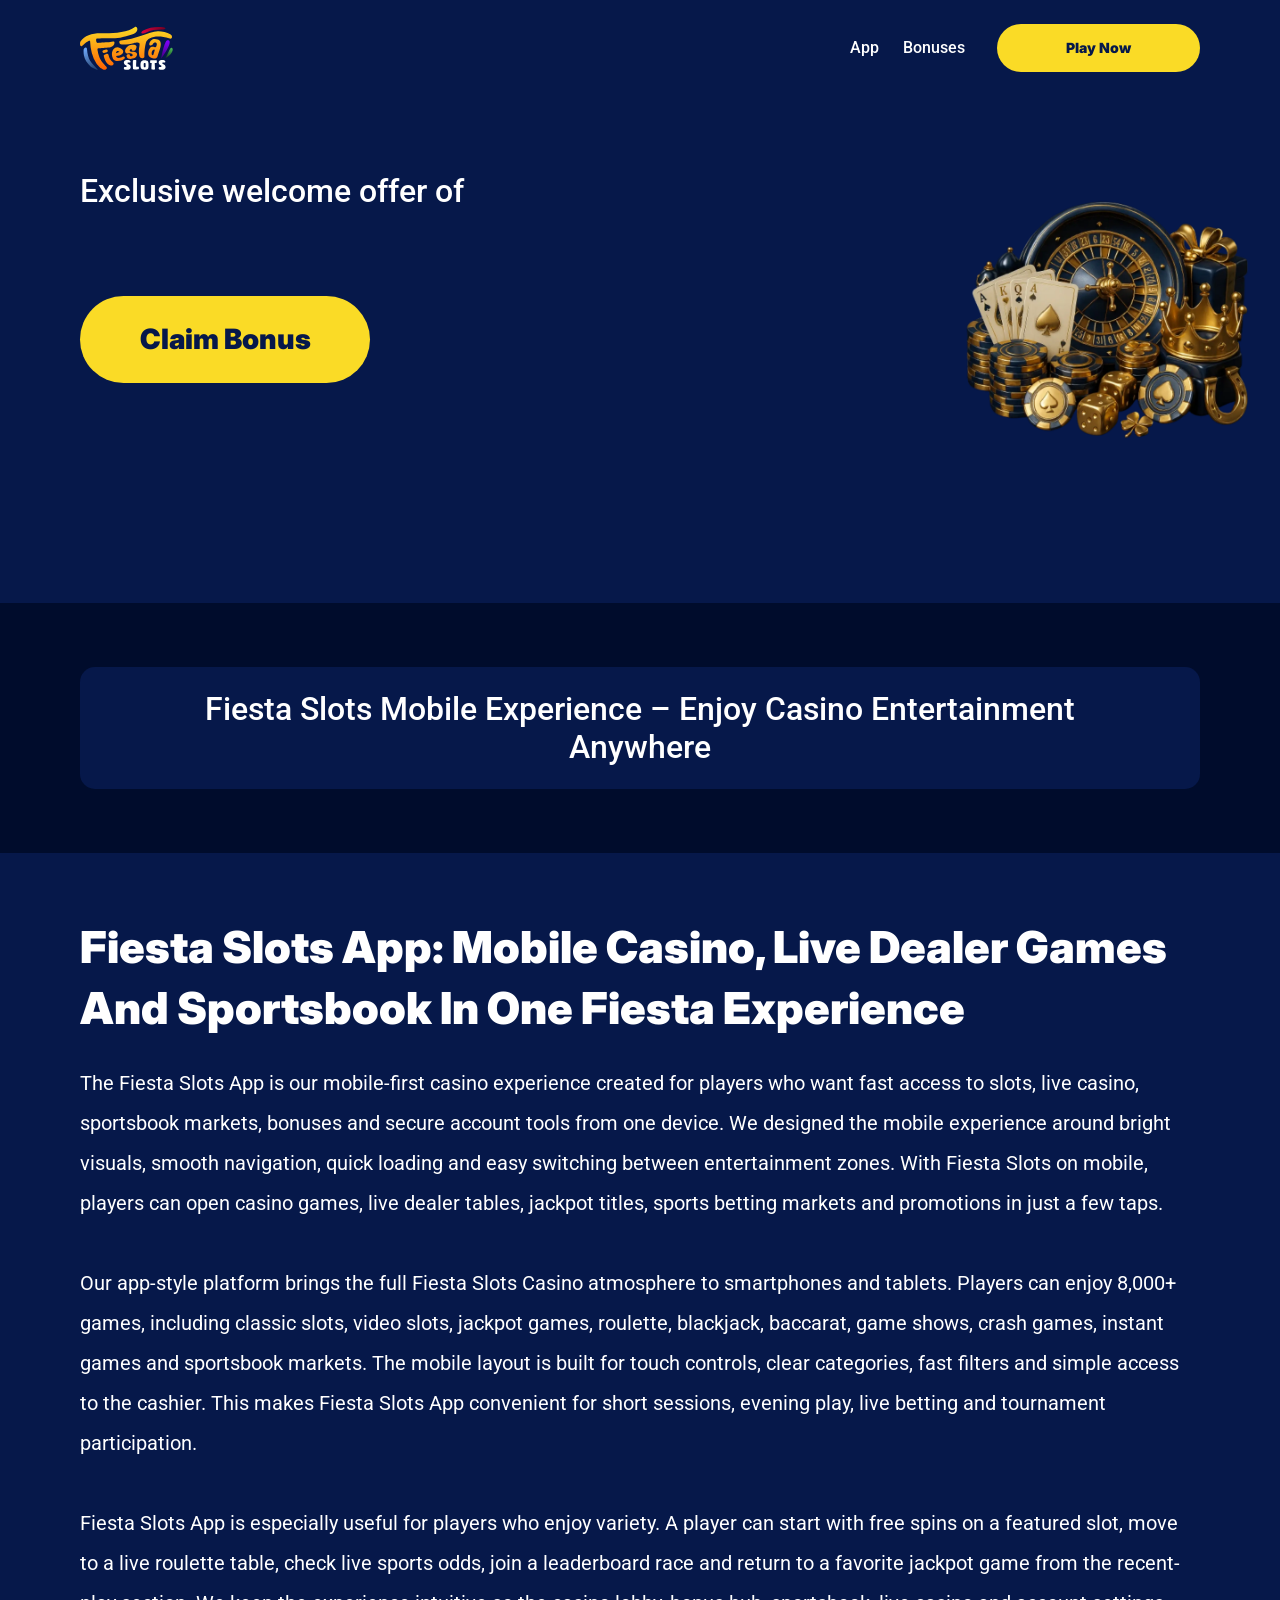
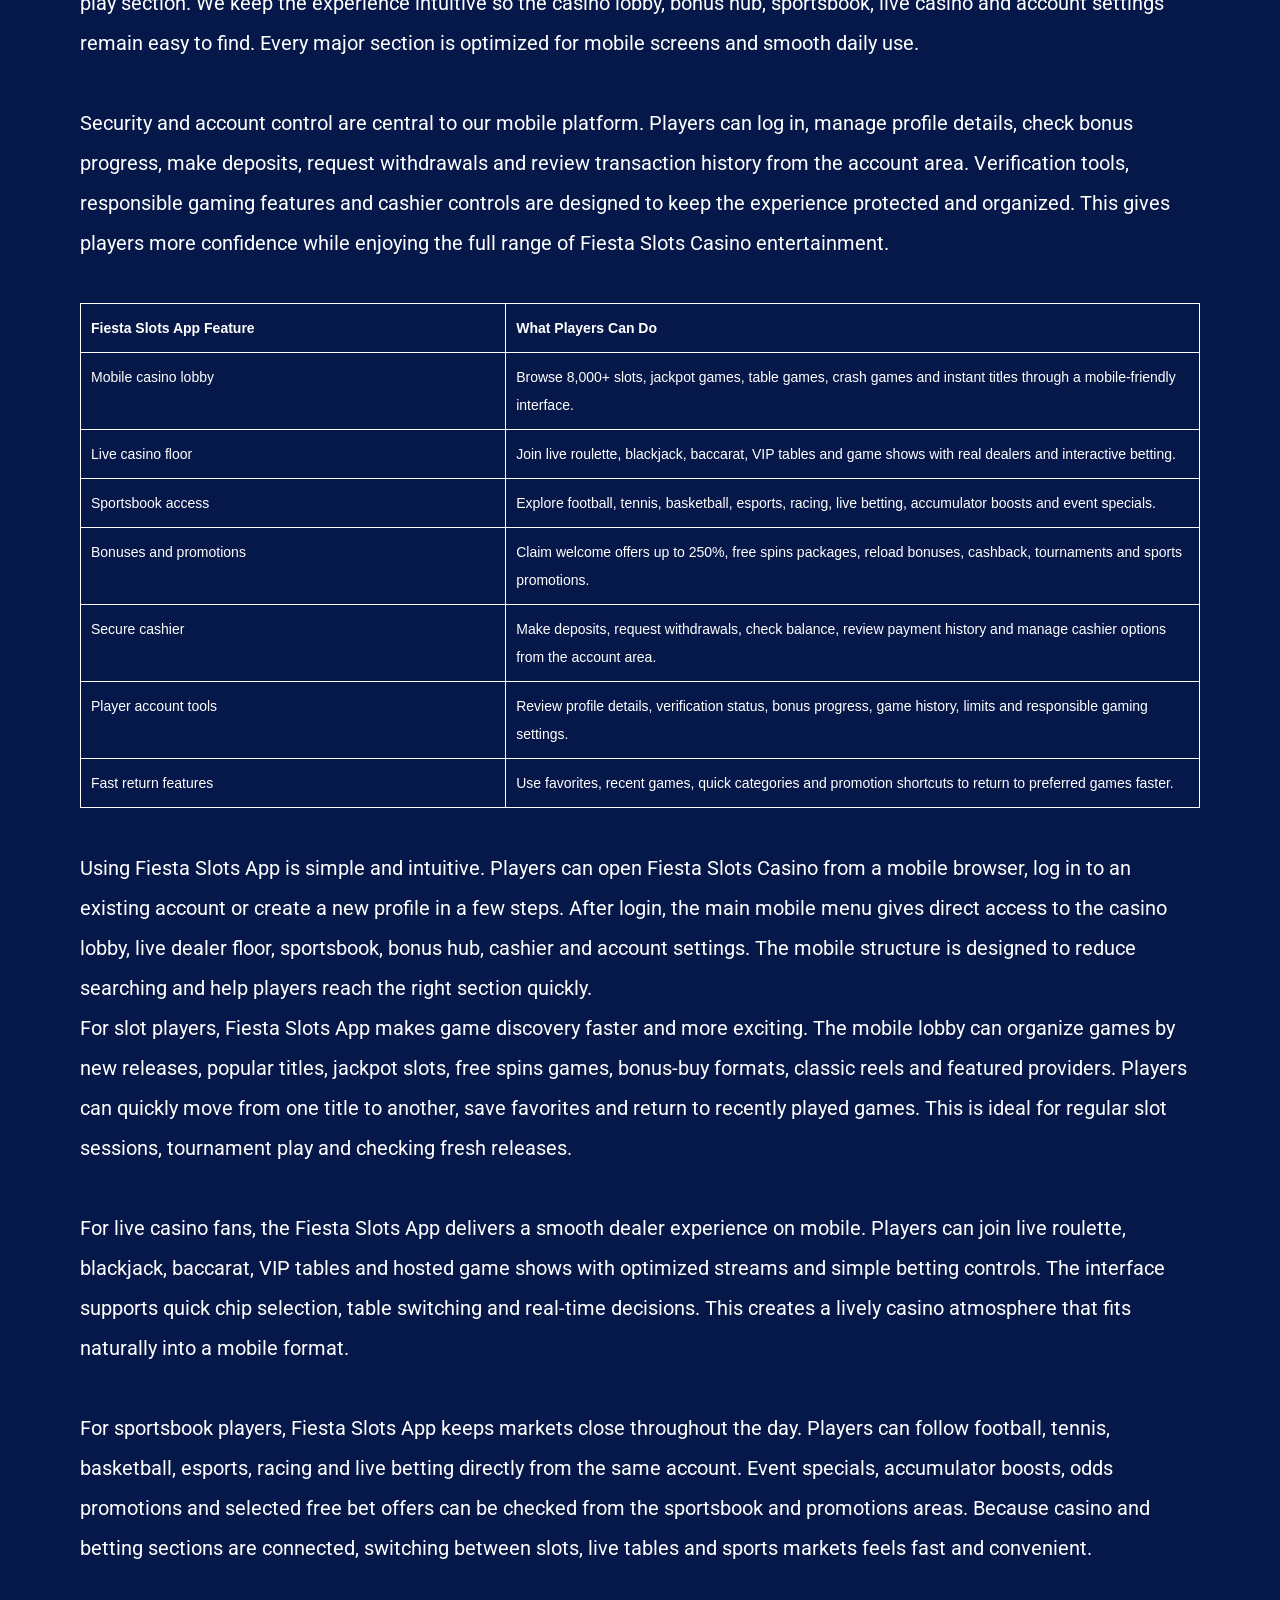
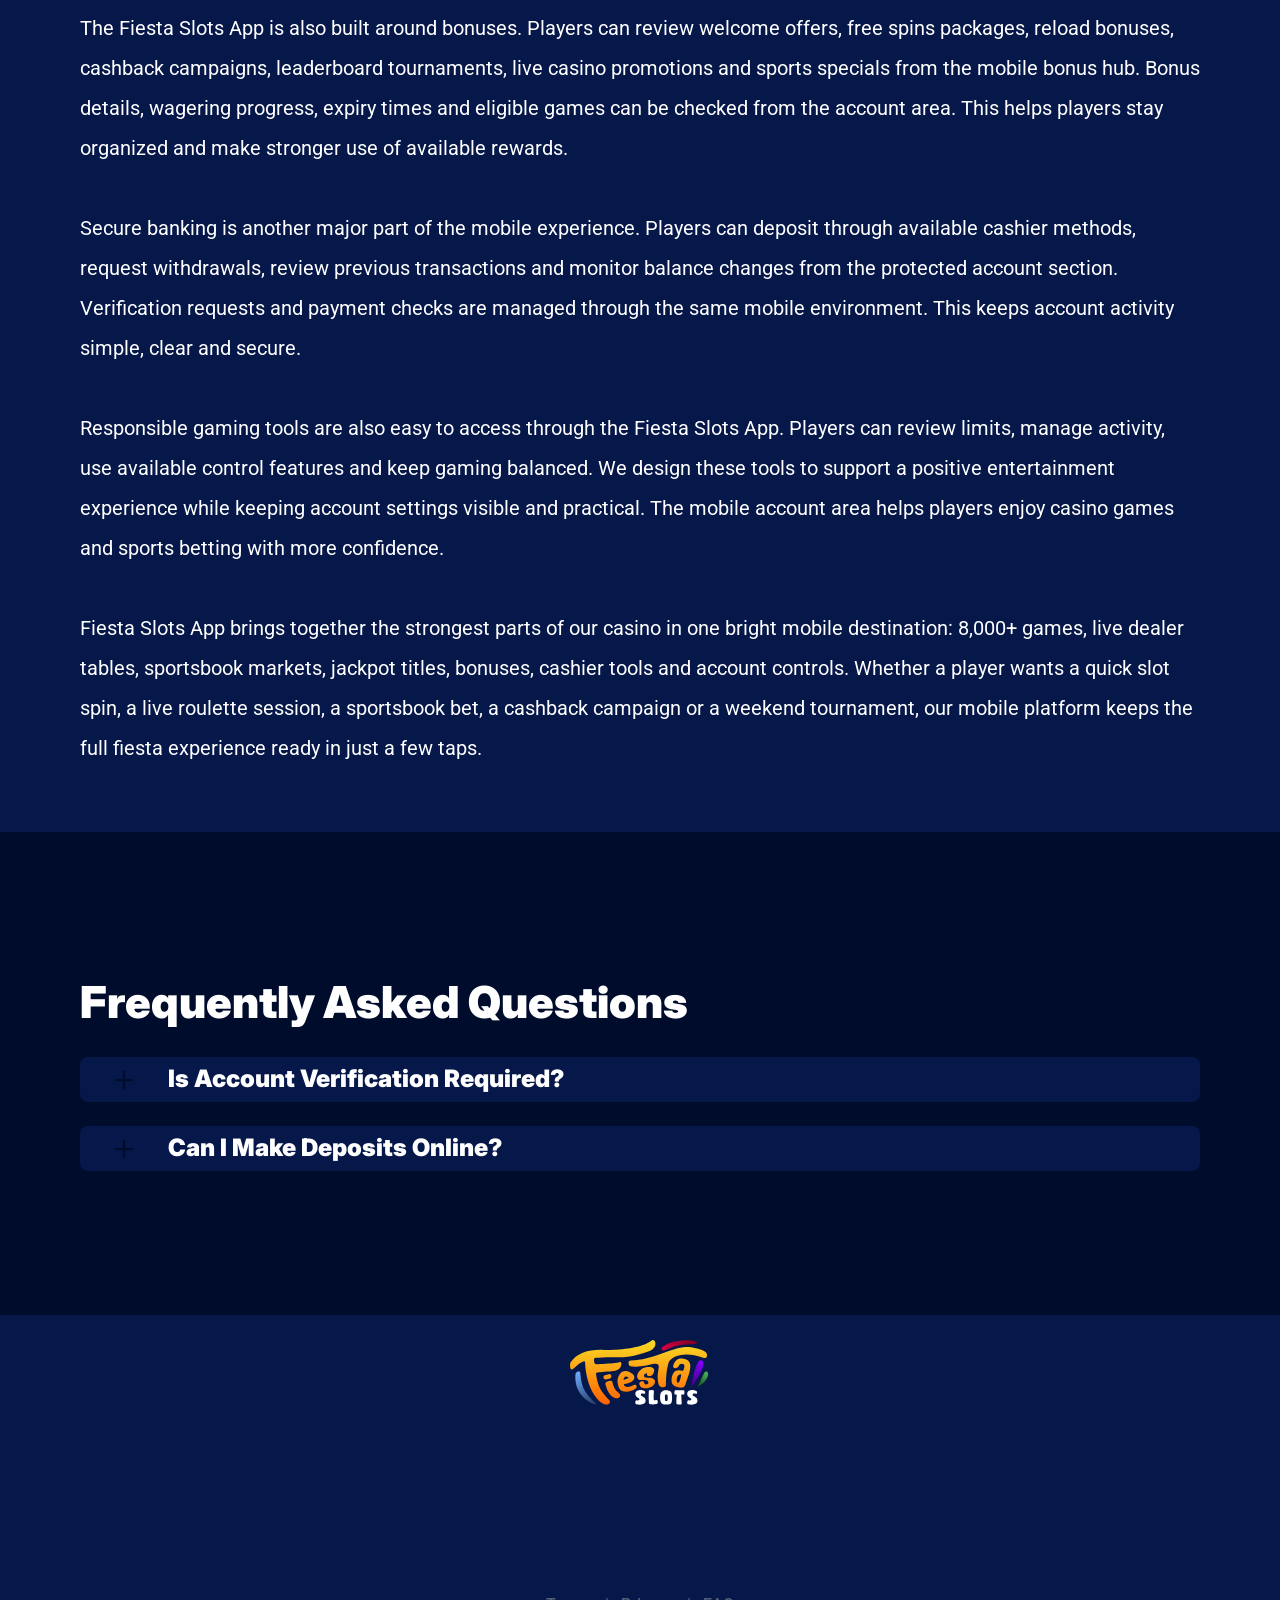
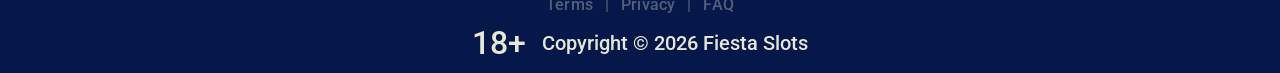
<file: app.html>
<!DOCTYPE html>
<html lang="en">

<head>
    <meta charset="utf-8">

    <script src="./common.js"></script>
    <script src="./pages.js"></script>

    <link rel="manifest" href="./manifest.json">

    <link rel="preconnect" href="https://fonts.googleapis.com" />
    <link rel="preconnect" href="https://fonts.gstatic.com" crossorigin />
    <!-- Google Fonts -->
    <link
            href="https://fonts.googleapis.com/css2?family=Inter:wght@300;400;500;600;700&display=swap"
            rel="stylesheet"
    />
    <!-- Google Fonts -->

    <!-- Google Fonts -->
    <link
            href="https://fonts.googleapis.com/css2?family=Roboto:wght@300;400;500;600;700&display=swap"
            rel="stylesheet"
    />

    <meta name="viewport" content="width=device-width, initial-scale=1, minimum-scale=1, maximum-scale=2">
    <link rel="preload" as="image" href="_assets/images/1781520821-logo.svg" fetchpriority="high">
    <link rel="stylesheet" href="./normalize.css">
    <link rel="stylesheet" href="./index.css">
    <meta name="theme-color" content="">
    <title>Fiesta Slots Mobile Casino for Android and iOS</title>
    <meta name="description"
          content="Access Fiesta Slots on your smartphone or tablet and enjoy your favorite slot games, live casino tables, secure transactions, and seamless mobile gameplay.">
    <link rel="canonical" href="https://fiesta-slots-online.com/app">
    <meta property="og:title" content="Fiesta Slots Mobile Casino for Android and iOS">
    <meta property="og:description"
          content="Access Fiesta Slots on your smartphone or tablet and enjoy your favorite slot games, live casino tables, secure transactions, and seamless mobile gameplay.">
    <meta property="og:url" content="https://fiesta-slots-online.com/app">
    <meta property="og:site_name" content="Fiesta Slots Mobile Casino for Android and iOS">
    <meta property="og:locale" content="en">
    <meta property="og:image" content="_assets/images/1781520705-main.webp">
    <meta property="og:image:width" content="1200">
    <meta property="og:image:height" content="630">
    <meta property="og:type" content="website">
    <meta name="twitter:card" content="summary_large_image">
    <meta name="twitter:site" content="fiesta-slots-online.com/app">
    <meta name="twitter:title" content="Fiesta Slots Mobile Casino for Android and iOS">
    <meta name="twitter:description"
          content="Access Fiesta Slots on your smartphone or tablet and enjoy your favorite slot games, live casino tables, secure transactions, and seamless mobile gameplay.">
    <meta name="twitter:image" content="_assets/images/1781520705-main.webp">
    <meta name="twitter:image:width" content="1200">
    <meta name="twitter:image:height" content="630">
    <link rel="icon" href="_assets/images/1781520711-favicon.svg" type="image/x-icon" sizes="16x16">
    <meta name="language" content="en">
    <link rel="apple-touch-icon" href="_assets/images/1781520696-favicon.svg" sizes="96x96">
    <link rel="icon" href="_assets/images/1781520696-favicon.svg" type="image/webp" sizes="192x192">

    <link rel="preload" href="_assets/images/1781520843-main.webp" as="image" fetchpriority="high">

</head>

<body>
<svg
        style="display: none"
        xmlns="http://www.w3.org/2000/svg"
        width="1em"
        height="1em"
        viewBox="0 0 256 256"
>
    <symbol id="minus-icon" viewBox="0 0 256 256">
        <path
                fill="#000c2c"
                d="M228 128a12 12 0 0 1-12 12H40a12 12 0 0 1 0-24h176a12 12 0 0 1 12 12"
        />
    </symbol>
</svg>

<svg
        style="display: none"
        xmlns="http://www.w3.org/2000/svg"
        width="1em"
        height="1em"
        viewBox="0 0 32 32"
>
    <symbol id="globe-icon" viewBox="0 0 32 32">
        <path
                fill="#FADB26"
                d="M32.032 16c0-8.501-6.677-15.472-15.072-15.969-0.173-0.019-0.346-0.032-0.523-0.032-0.052 0-0.104 0.005-0.156 0.007-0.093-0.002-0.186-0.007-0.281-0.007-8.84 0-16.032 7.178-16.032 16.001s7.192 16.001 16.032 16.001c0.094 0 0.188-0.006 0.281-0.008 0.052 0.002 0.104 0.008 0.156 0.008 0.176 0 0.349-0.012 0.523-0.032 8.395-0.497 15.072-7.468 15.072-15.969zM29.049 21.151c-0.551-0.16-1.935-0.507-4.377-0.794 0.202-1.381 0.313-2.84 0.313-4.357 0-1.196-0.069-2.354-0.197-3.469 3.094-0.37 4.45-0.835 4.54-0.867l-0.372-1.050c0.695 1.659 1.080 3.478 1.080 5.386 0 1.818-0.352 3.555-0.987 5.151zM8.921 16c0-1.119 0.074-2.212 0.21-3.263 1.621 0.127 3.561 0.222 5.839 0.243v6.939c-2.219 0.021-4.114 0.111-5.709 0.234-0.22-1.319-0.34-2.715-0.34-4.154zM16.967 2.132c2.452 0.711 4.552 4.115 5.492 8.628-1.512 0.12-3.332 0.209-5.492 0.229v-8.857zM14.971 2.156v8.832c-2.136-0.021-3.965-0.109-5.502-0.226 0.96-4.457 3.076-7.836 5.502-8.606zM14.971 21.913l0 7.929c-2.263-0.718-4.256-3.705-5.293-7.719 1.492-0.11 3.253-0.189 5.292-0.21zM16.967 29.868l-0-7.955c2.061 0.020 3.814 0.102 5.288 0.217-1.019 4.067-3 7.076-5.288 7.738zM16.967 19.92l0-6.939c2.291-0.021 4.218-0.118 5.818-0.25 0.131 1.053 0.203 2.147 0.203 3.268 0 1.442-0.116 2.84-0.329 4.16-1.575-0.128-3.462-0.219-5.692-0.24zM28.588 9.81c-0.302 0.094-1.564 0.453-4.094 0.751-0.564-2.998-1.584-5.561-2.91-7.412 3.048 1.325 5.535 3.697 7.005 6.661zM11.213 2.831c-1.632 1.873-2.963 4.568-3.691 7.754-2.265-0.245-3.623-0.534-4.166-0.665 1.585-3.27 4.407-5.836 7.856-7.088zM2.614 11.787c0.385 0.104 1.841 0.467 4.549 0.766-0.155 1.107-0.24 2.26-0.24 3.447 0 1.509 0.136 2.96 0.383 4.334-2.325 0.251-3.755 0.552-4.396 0.706-0.607-1.566-0.944-3.264-0.944-5.041 0-1.467 0.228-2.883 0.649-4.213zM3.784 22.886c0.727-0.154 2.029-0.39 3.956-0.591 0.759 2.803 1.993 5.175 3.473 6.874-3.16-1.148-5.79-3.398-7.429-6.282v0zM21.583 28.849c1.195-1.665 2.14-3.907 2.728-6.525 1.982 0.227 3.226 0.494 3.853 0.652-1.5 2.596-3.808 4.669-6.581 5.873z">
        </path>
    </symbol>
</svg>

<svg width="32" height="31" viewBox="0 0 32 31" fill="none" xmlns="http://www.w3.org/2000/svg">
    <symbol id="star-icon" viewBox="0 0 32 31">
        <path d="M10.0431 24.5932L15.8898 21.0667L21.7365 24.6396L20.2052 17.9577L25.3559 13.5031L18.5811 12.8999L15.8898 6.58913L13.1985 12.8535L6.42371 13.4567L11.5744 17.9577L10.0431 24.5932ZM15.8898 25.4285L8.187 30.0687C7.84672 30.2853 7.49096 30.3781 7.11975 30.3471C6.74853 30.3162 6.42371 30.1925 6.1453 29.9759C5.86688 29.7594 5.65034 29.489 5.49566 29.1648C5.34099 28.8406 5.31005 28.4768 5.40286 28.0734L7.44456 19.3034L0.623417 13.4103C0.314068 13.1319 0.121034 12.8145 0.0443157 12.4581C-0.0324028 12.1017 -0.00951111 11.754 0.112991 11.415C0.235493 11.0759 0.421103 10.7975 0.669819 10.5797C0.918536 10.362 1.25882 10.2227 1.69067 10.1621L10.6927 9.37327L14.1729 1.11366C14.3276 0.742438 14.5676 0.464023 14.8931 0.278414C15.2185 0.0928044 15.5507 0 15.8898 0C16.2288 0 16.5611 0.0928044 16.8865 0.278414C17.2119 0.464023 17.452 0.742438 17.6067 1.11366L21.0869 9.37327L30.0889 10.1621C30.522 10.224 30.8623 10.3632 31.1098 10.5797C31.3572 10.7963 31.5428 11.0747 31.6666 11.415C31.7903 11.7553 31.8138 12.1036 31.7371 12.46C31.6604 12.8163 31.4667 13.1331 31.1562 13.4103L24.335 19.3034L26.3767 28.0734C26.4695 28.4756 26.4386 28.8394 26.2839 29.1648C26.1292 29.4902 25.9127 29.7606 25.6343 29.9759C25.3559 30.1912 25.0311 30.315 24.6598 30.3471C24.2886 30.3793 23.9329 30.2865 23.5926 30.0687L15.8898 25.4285Z" fill="#FADB26"/>
    </symbol>
</svg>

<svg
        xmlns="http://www.w3.org/2000/svg"
        width="1em"
        height="1em"
        viewBox="0 0 256 256"
>
    <symbol id="plus-icon" viewBox="0 0 256 256">
        <path
                fill="#000c2c"
                d="M228 128a12 12 0 0 1-12 12h-76v76a12 12 0 0 1-24 0v-76H40a12 12 0 0 1 0-24h76V40a12 12 0 0 1 24 0v76h76a12 12 0 0 1 12 12"
        />
    </symbol>
</svg>

<svg
        width="33"
        height="32"
        viewBox="0 0 33 32"
        fill="none"
        xmlns="http://www.w3.org/2000/svg"
>
    <symbol id="play-icon" viewBox="0 0 33 32">
        <path
                d="M16.8334 0.0786133C7.9606 0.0786133 0.767578 7.20678 0.767578 15.9998C0.767578 24.7929 7.9606 31.921 16.8334 31.921C25.7061 31.921 32.8992 24.7929 32.8992 15.9998C32.8992 7.20678 25.7061 0.0786133 16.8334 0.0786133ZM22.3861 16.8438L14.3532 21.8192C14.1907 21.9197 14.0059 21.9703 13.821 21.9703C13.6536 21.9703 13.4859 21.929 13.3342 21.8454C13.015 21.67 12.8169 21.3372 12.8169 20.9752V11.0244C12.8169 10.6625 13.015 10.3296 13.3342 10.1543C13.6533 9.97788 14.0436 9.98857 14.3532 10.1805L22.3861 15.1559C22.6796 15.3381 22.858 15.6568 22.858 15.9998C22.858 16.3428 22.6796 16.6616 22.3861 16.8438Z"
                fill="#FADB26"
        />
    </symbol>
</svg>

<svg
        width="20"
        height="20"
        viewBox="0 0 20 20"
        fill="none"
        xmlns="http://www.w3.org/2000/svg"
>
    <symbol id="information-outline" viewBox="0 0 20 20">
        <path
                d="M9 7H11V5H9V7ZM10 18C5.59 18 2 14.41 2 10C2 5.59 5.59 2 10 2C14.41 2 18 5.59 18 10C18 14.41 14.41 18 10 18ZM10 0C8.68678 0 7.38642 0.258658 6.17317 0.761205C4.95991 1.26375 3.85752 2.00035 2.92893 2.92893C1.05357 4.8043 0 7.34784 0 10C0 12.6522 1.05357 15.1957 2.92893 17.0711C3.85752 17.9997 4.95991 18.7362 6.17317 19.2388C7.38642 19.7413 8.68678 20 10 20C12.6522 20 15.1957 18.9464 17.0711 17.0711C18.9464 15.1957 20 12.6522 20 10C20 8.68678 19.7413 7.38642 19.2388 6.17317C18.7362 4.95991 17.9997 3.85752 17.0711 2.92893C16.1425 2.00035 15.0401 1.26375 13.8268 0.761205C12.6136 0.258658 11.3132 0 10 0ZM9 15H11V9H9V15Z"
                fill="#ffffff"
        />
    </symbol>
</svg>

<div class="wrapper">
    <header class="header" id="top">
        <div class="headerBlock">
            <div class="headerLogoContainer"><a href="/" aria-label="Main page"><img class="header__logo logo"
                                                                                                     src="_assets/images/1781520821-logo.svg" alt="Fiesta Slots" /></a></div>

            <div class="navBlockMain">

                <!-- Main Navigation -->
                <nav>
                    <button class="hamburger" aria-label="Toggle navigation menu">
                        <span></span>
                    </button>

                    <ul class="nav__list nav__list--header">

                        <li><a href="index">index</a></li>
                        <li><a href="app">App</a></li>
                        <li><a href="bonuses">Bonuses</a></li>
                        <li><a href="terms">Terms</a></li>
                        <li><a href="privacy">Privacy</a></li>
                        <li><a href="faq">FAQ</a></li>

                    </ul>
                </nav>
                <!-- CTA buttons -->
                <div class="btn__list">

                    <div class="nav__item nav__itemLarge">
                        <a
                                class="nav__link nav__linkLarge"
                                target="_blank"
                                href="casino.html?id=example-offer-id"
                                aria-label="Play Now"
                                id="navPlayNow"
                        >
                            Play Now
                        </a>
                    </div>
                </div>
            </div>

        </div>
    </header>
    <main class="main">
        <section class="heroContainer">
            <div class="hero">
                <div class="heroBlock block">
                    <div class="heroGroup">
                        <div class="heroTextGroup">
                            <p class="heroText heroTextDesktop">Exclusive welcome offer of</p>
                            <p class="heroText heroTextMobile">Exclusive welcome bonus of</p>
                            <p class="heroText heroTextBonus" id="bonusText"></p>
                        </div><a target="_blank" class="heroLink" id="bonusLink" href="/" aria-label="Play game"><span
                            class="heroButton btn btn--large">Claim Bonus</span></a>
                    </div>
                </div>
            </div>
            <div class="heroUnder">
                <h1 class="heroText heroMainTitle">Fiesta Slots Mobile Experience – Enjoy Casino Entertainment Anywhere</h1>
            </div>
        </section>
        <div class="historyCircleContainer">
            <section class="history">
                <div class="container">
                    <div class="historyBlock block">
                        <h2 class="historyTitle title">Fiesta Slots App: Mobile Casino, Live Dealer Games and Sportsbook in One Fiesta Experience</h2>
                        <div class="historyDescription">

<p>
The Fiesta Slots App is our mobile-first casino experience created for players who want fast access to slots, live casino, sportsbook markets, bonuses and secure account tools from one device. We designed the mobile experience around bright visuals, smooth navigation, quick loading and easy switching between entertainment zones. With Fiesta Slots on mobile, players can open casino games, live dealer tables, jackpot titles, sports betting markets and promotions in just a few taps.
</p><br>

<p>
Our app-style platform brings the full Fiesta Slots Casino atmosphere to smartphones and tablets. Players can enjoy 8,000+ games, including classic slots, video slots, jackpot games, roulette, blackjack, baccarat, game shows, crash games, instant games and sportsbook markets. The mobile layout is built for touch controls, clear categories, fast filters and simple access to the cashier. This makes Fiesta Slots App convenient for short sessions, evening play, live betting and tournament participation.
</p><br>

<p>
Fiesta Slots App is especially useful for players who enjoy variety. A player can start with free spins on a featured slot, move to a live roulette table, check live sports odds, join a leaderboard race and return to a favorite jackpot game from the recent-play section. We keep the experience intuitive so the casino lobby, bonus hub, sportsbook, live casino and account settings remain easy to find. Every major section is optimized for mobile screens and smooth daily use.
</p><br>

<p>
Security and account control are central to our mobile platform. Players can log in, manage profile details, check bonus progress, make deposits, request withdrawals and review transaction history from the account area. Verification tools, responsible gaming features and cashier controls are designed to keep the experience protected and organized. This gives players more confidence while enjoying the full range of Fiesta Slots Casino entertainment.
</p>

<br>

<div style="width:100%; max-width:100%; overflow:hidden;">
  <table style="width:100%; max-width:100%; border-collapse:collapse; table-layout:fixed; font-family:Arial, sans-serif; font-size:clamp(9px, 2.2vw, 14px); color:#ffffff; background:transparent;">
    <tr>
      <th style="width:38%; border:1px solid #ffffff; padding:clamp(5px, 1.5vw, 10px); text-align:left; vertical-align:top; color:#ffffff; background:transparent; word-break:break-word;">
        Fiesta Slots App Feature
      </th>
      <th style="width:62%; border:1px solid #ffffff; padding:clamp(5px, 1.5vw, 10px); text-align:left; vertical-align:top; color:#ffffff; background:transparent; word-break:break-word;">
        What Players Can Do
      </th>
    </tr>

    <tr>
      <td style="border:1px solid #ffffff; padding:clamp(5px, 1.5vw, 10px); vertical-align:top; color:#ffffff; background:transparent; word-break:break-word;">
        Mobile casino lobby
      </td>
      <td style="border:1px solid #ffffff; padding:clamp(5px, 1.5vw, 10px); vertical-align:top; color:#ffffff; background:transparent; word-break:break-word;">
        Browse 8,000+ slots, jackpot games, table games, crash games and instant titles through a mobile-friendly interface.
      </td>
    </tr>

    <tr>
      <td style="border:1px solid #ffffff; padding:clamp(5px, 1.5vw, 10px); vertical-align:top; color:#ffffff; background:transparent; word-break:break-word;">
        Live casino floor
      </td>
      <td style="border:1px solid #ffffff; padding:clamp(5px, 1.5vw, 10px); vertical-align:top; color:#ffffff; background:transparent; word-break:break-word;">
        Join live roulette, blackjack, baccarat, VIP tables and game shows with real dealers and interactive betting.
      </td>
    </tr>

    <tr>
      <td style="border:1px solid #ffffff; padding:clamp(5px, 1.5vw, 10px); vertical-align:top; color:#ffffff; background:transparent; word-break:break-word;">
        Sportsbook access
      </td>
      <td style="border:1px solid #ffffff; padding:clamp(5px, 1.5vw, 10px); vertical-align:top; color:#ffffff; background:transparent; word-break:break-word;">
        Explore football, tennis, basketball, esports, racing, live betting, accumulator boosts and event specials.
      </td>
    </tr>

    <tr>
      <td style="border:1px solid #ffffff; padding:clamp(5px, 1.5vw, 10px); vertical-align:top; color:#ffffff; background:transparent; word-break:break-word;">
        Bonuses and promotions
      </td>
      <td style="border:1px solid #ffffff; padding:clamp(5px, 1.5vw, 10px); vertical-align:top; color:#ffffff; background:transparent; word-break:break-word;">
        Claim welcome offers up to 250%, free spins packages, reload bonuses, cashback, tournaments and sports promotions.
      </td>
    </tr>

    <tr>
      <td style="border:1px solid #ffffff; padding:clamp(5px, 1.5vw, 10px); vertical-align:top; color:#ffffff; background:transparent; word-break:break-word;">
        Secure cashier
      </td>
      <td style="border:1px solid #ffffff; padding:clamp(5px, 1.5vw, 10px); vertical-align:top; color:#ffffff; background:transparent; word-break:break-word;">
        Make deposits, request withdrawals, check balance, review payment history and manage cashier options from the account area.
      </td>
    </tr>

    <tr>
      <td style="border:1px solid #ffffff; padding:clamp(5px, 1.5vw, 10px); vertical-align:top; color:#ffffff; background:transparent; word-break:break-word;">
        Player account tools
      </td>
      <td style="border:1px solid #ffffff; padding:clamp(5px, 1.5vw, 10px); vertical-align:top; color:#ffffff; background:transparent; word-break:break-word;">
        Review profile details, verification status, bonus progress, game history, limits and responsible gaming settings.
      </td>
    </tr>

    <tr>
      <td style="border:1px solid #ffffff; padding:clamp(5px, 1.5vw, 10px); vertical-align:top; color:#ffffff; background:transparent; word-break:break-word;">
        Fast return features
      </td>
      <td style="border:1px solid #ffffff; padding:clamp(5px, 1.5vw, 10px); vertical-align:top; color:#ffffff; background:transparent; word-break:break-word;">
        Use favorites, recent games, quick categories and promotion shortcuts to return to preferred games faster.
      </td>
    </tr>
  </table>
</div>

<br>

<p>
Using Fiesta Slots App is simple and intuitive. Players can open Fiesta Slots Casino from a mobile browser, log in to an existing account or create a new profile in a few steps. After login, the main mobile menu gives direct access to the casino lobby, live dealer floor, sportsbook, bonus hub, cashier and account settings. The mobile structure is designed to reduce searching and help players reach the right section quickly.
</p>

<p>
For slot players, Fiesta Slots App makes game discovery faster and more exciting. The mobile lobby can organize games by new releases, popular titles, jackpot slots, free spins games, bonus-buy formats, classic reels and featured providers. Players can quickly move from one title to another, save favorites and return to recently played games. This is ideal for regular slot sessions, tournament play and checking fresh releases.
</p>
<br>
<p>
For live casino fans, the Fiesta Slots App delivers a smooth dealer experience on mobile. Players can join live roulette, blackjack, baccarat, VIP tables and hosted game shows with optimized streams and simple betting controls. The interface supports quick chip selection, table switching and real-time decisions. This creates a lively casino atmosphere that fits naturally into a mobile format.
</p>
<br>
<p>
For sportsbook players, Fiesta Slots App keeps markets close throughout the day. Players can follow football, tennis, basketball, esports, racing and live betting directly from the same account. Event specials, accumulator boosts, odds promotions and selected free bet offers can be checked from the sportsbook and promotions areas. Because casino and betting sections are connected, switching between slots, live tables and sports markets feels fast and convenient.
</p>
<br>
<p>
The Fiesta Slots App is also built around bonuses. Players can review welcome offers, free spins packages, reload bonuses, cashback campaigns, leaderboard tournaments, live casino promotions and sports specials from the mobile bonus hub. Bonus details, wagering progress, expiry times and eligible games can be checked from the account area. This helps players stay organized and make stronger use of available rewards.
</p>
<br>
<p>
Secure banking is another major part of the mobile experience. Players can deposit through available cashier methods, request withdrawals, review previous transactions and monitor balance changes from the protected account section. Verification requests and payment checks are managed through the same mobile environment. This keeps account activity simple, clear and secure.
</p>
<br>
<p>
Responsible gaming tools are also easy to access through the Fiesta Slots App. Players can review limits, manage activity, use available control features and keep gaming balanced. We design these tools to support a positive entertainment experience while keeping account settings visible and practical. The mobile account area helps players enjoy casino games and sports betting with more confidence.
</p>
<br>
<p>
Fiesta Slots App brings together the strongest parts of our casino in one bright mobile destination: 8,000+ games, live dealer tables, sportsbook markets, jackpot titles, bonuses, cashier tools and account controls. Whether a player wants a quick slot spin, a live roulette session, a sportsbook bet, a cashback campaign or a weekend tournament, our mobile platform keeps the full fiesta experience ready in just a few taps.
</p></div>
                    </div>
                </div>
            </section>
        </div>
        <section class="faq">
            <div class="container">
                <div class="faqBlock block">
                    <h2 class="faqTitle title"><span>Frequently Asked Questions</span></h2>
                    <div class="faqGroup"><input class="faqInput" type="checkbox" id="is_account_verification_required"/><label
                            class="faqLabel" for="is_account_verification_required">

                        <svg class="faqIcon" width="24" height="24" aria-hidden="true">
                            <use class="plus" href="#plus-icon"></use>
                            <use class="minus" href="#minus-icon"></use>
                        </svg>

                        <span class="gradientContainer"> Is account verification required? </span></label>
                        <div class="faqContent">
                            <p>Verification may be required to ensure account security and compliance.</p>
                        </div>
                    </div>
                    <div class="faqGroup"><input class="faqInput" type="checkbox" id="can_i_make_deposits_online"/><label
                            class="faqLabel" for="can_i_make_deposits_online">

                        <svg class="faqIcon" width="24" height="24" aria-hidden="true">
                            <use class="plus" href="#plus-icon"></use>
                            <use class="minus" href="#minus-icon"></use>
                        </svg>

                        <span class="gradientContainer"> Can I make deposits online? </span></label>
                        <div class="faqContent">
                            <p>Yes, deposits can be made through supported payment methods.</p>
                        </div>
                    </div>
                </div>
            </div>
        </section>
    </main>
</div>

<footer class="footer">
    <div class="footerContainer">
        <div class="footerTop">
            <div class="footerLogoContainer"><a href="https://fiesta-slots-online.com/app" aria-label="Main page"><img class="footer__logo"
                                                                                                     src="_assets/images/1781520827-logo.svg" alt="" width="140"
                                                                                                     height="48" /></a></div>
            <div class="footerPay">
                <div class="payBlock"><img class="payElementGrey"
                                           src="./assets/images/footer/payment/masterCard.svg" alt="MasterCard" /><img
                        class="payElementColor" src="./assets/images/footer/payment/masterCard--color.svg"
                        alt="MasterCard" title="MasterCard in Fiesta Slots" /></div>
                <div class="payBlock"><img class="payElementGrey" src="./assets/images/footer/payment/visa.svg"
                                           alt="Visa" /><img class="payElementColor"
                                                             src="./assets/images/footer/payment/visa--color.svg" alt="Visa" title="Visa in Fiesta Slots" /></div>
                <div class="payBlock"><img class="payElementGrey" src="./assets/images/footer/payment/neteller.svg"
                                           alt="Neteller" /><img class="payElementColor"
                                                                 src="./assets/images/footer/payment/neteller--color.svg" alt="Neteller" title="Neteller in Fiesta Slots" /></div>
                <div class="payBlock"><img class="payElementGrey" src="./assets/images/footer/payment/skrill.svg"
                                           alt="Skrill" /><img class="payElementColor"
                                                               src="./assets/images/footer/payment/skrill--color.svg" alt="Skrill" title="Skrill in Fiesta Slots" /></div>
                <div class="payBlock"><img class="payElementGrey" src="./assets/images/footer/payment/bitcoin.svg"
                                           alt="Bitcoin" /><img class="payElementColor"
                                                                src="./assets/images/footer/payment/bitcoin--color.svg" alt="Bitcoin" title="Bitcoin in Fiesta Slots" /></div>
                <div class="payBlock"><img class="payElementGrey" src="./assets/images/footer/payment/litecoin.svg"
                                           alt="Litecoin" /><img class="payElementColor"
                                                                 src="./assets/images/footer/payment/litecoin--color.svg" alt="Litecoin" title="Litecoin in Fiesta Slots" /></div>
                <div class="payBlock"><img class="payElementGrey" src="./assets/images/footer/payment/ethereum.svg"
                                           alt="Etherium" /><img class="payElementColor"
                                                                 src="./assets/images/footer/payment/ethereum--color.svg" alt="Etherium" title="Etherium in Fiesta Slots" /></div>
            </div>
        </div>
        <div class="footerMiddle">
            <div class="footerOperator">
                <div class="operatorBlock"><img class="operatorElementGrey"
                                                src="./assets/images/footer/operator/gpwa.svg" alt="GPWA" /><img
                        class="operatorElementColor" src="./assets/images/footer/operator/gpwa--color.svg"
                        alt="GPWA" title="GPWA in Fiesta Slots" /></div>
                <div class="operatorBlock"><img class="operatorElementGrey"
                                                src="./assets/images/footer/operator/gambleaware.svg" alt="Gamble Aware" /><img
                        class="operatorElementColor" src="./assets/images/footer/operator/gambleaware--color.svg"
                        alt="Gamble Aware" title="Gamble Aware in Fiesta Slots" /></div>
                <div class="operatorBlock"><img class="operatorElementGrey"
                                                src="./assets/images/footer/operator/gamcare.svg" alt="Game care" /><img
                        class="operatorElementColor" src="./assets/images/footer/operator/gamcare--color.svg"
                        alt="Game care" title="Game care in Fiesta Slots" /></div>
                <div class="operatorBlock"><img class="operatorElementGrey"
                                                src="./assets/images/footer/operator/gambling-therapy.svg" alt="Gambling Therapy" /><img
                        class="operatorElementColor"
                        src="./assets/images/footer/operator/gambling-therapy--color.svg" alt="Gambling Therapy" title="Gambling Therapy in Fiesta Slots" />
                </div>
                <div class="operatorBlock"><img class="operatorElementGrey"
                                                src="./assets/images/footer/operator/gamban.svg" alt="Gamban" /><img
                        class="operatorElementColor" src="./assets/images/footer/operator/gamban--color.svg"
                        alt="Gamban" title="Gamban in Fiesta Slots" /></div>
                <div class="operatorBlock"><img class="operatorElementGrey"
                                                src="./assets/images/footer/operator/betblocker.svg" alt="BetBlocker" /><img
                        class="operatorElementColor" src="./assets/images/footer/operator/betblocker--color.svg"
                        alt="BetBlocker" title="BetBlocker in Fiesta Slots" /></div>
                <div class="operatorBlock"><img class="operatorElementGrey"
                                                src="./assets/images/footer/operator/itech_labs.svg" alt="ITech Labs" /><img
                        class="operatorElementColor" src="./assets/images/footer/operator/itech_labs--color.svg"
                        alt="ITech Labs" title="ITech Labs in Fiesta Slots" /></div>
                <div class="operatorBlock"><img class="operatorElementGrey"
                                                src="./assets/images/footer/operator/ecogra.svg" alt="Ecogra" /><img
                        class="operatorElementColor" src="./assets/images/footer/operator/ecogra--color.svg"
                        alt="Ecogra" title="Ecogra in Fiesta Slots" /></div>
            </div>
        </div>
        <div class="footerNavBlock">
            <nav>
                <ul class="nav__list--footer">

                    <li class="footer__navItem"><a href="index">index</a></li>
                    <li class="footer__navItem"><a href="app">App</a></li>
                    <li class="footer__navItem"><a href="bonuses">Bonuses</a></li>
                    <li class="footer__navItem"><a href="terms">Terms</a></li>
                    <li class="footer__navItem"><a href="privacy">Privacy</a></li>
                    <li class="footer__navItem"><a href="faq">FAQ</a></li>

                </ul>
            </nav>
        </div>
        <div class="footerBottom">
            <div class="footerBottomGroup">
                <p class="footerBottomAge">18+</p>
                <p class="footerBottomCopyright">Copyright © <span class="js-current-year"></span> Fiesta Slots </p>
            </div>
        </div>
    </div>
</footer>

<script>
    var playButtonName = "#play-icon";
    var informationOutlineName =
        "#information-outline";
    var topCasinoButtonText = "Claim Bonus";
    var welcomeBonusText = "Welcome bonus";
    var bonusDetailsButtonText = "";
    var playNowText = "";
    var maximumAmountText = "";
    var wagerText = "";
    var bonusCodeText = "";
    var depositText = "";
    var casinoName = "Fiesta Slots";
</script>

</body>
</html>
</file>
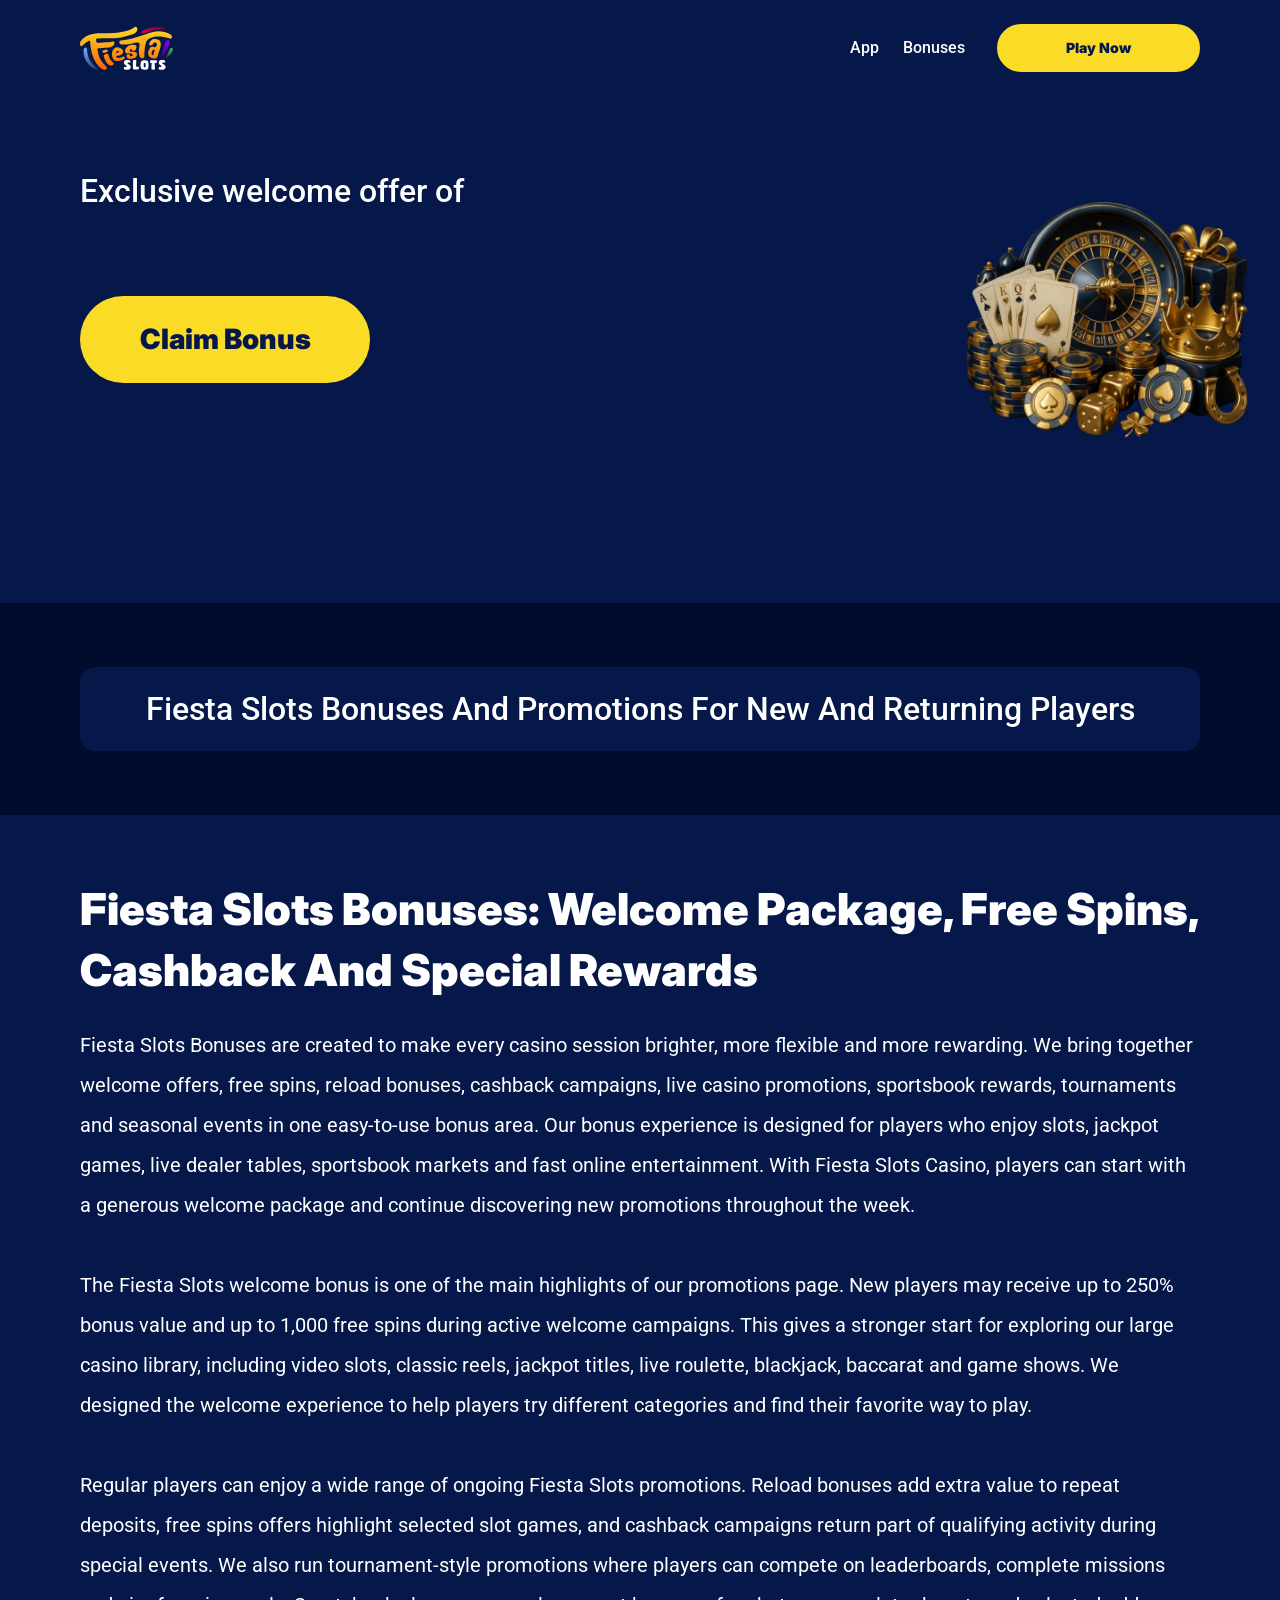
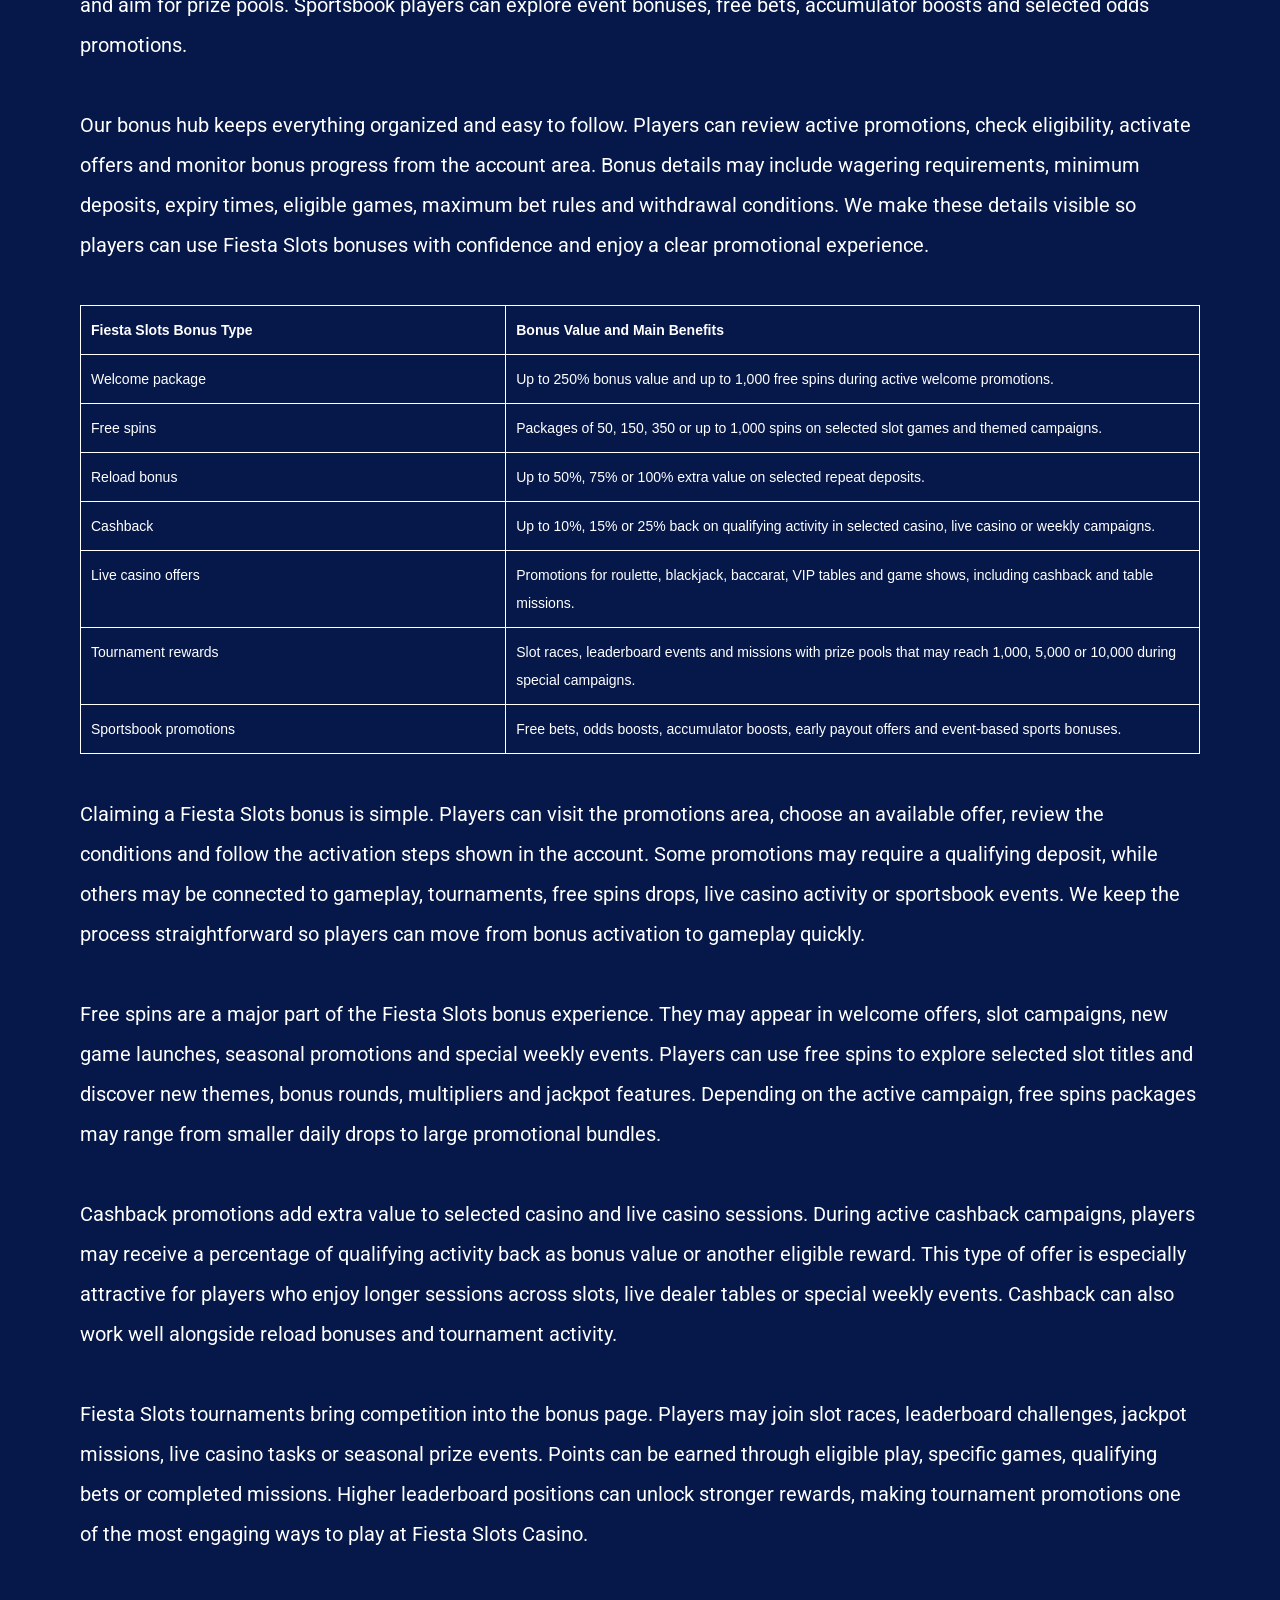
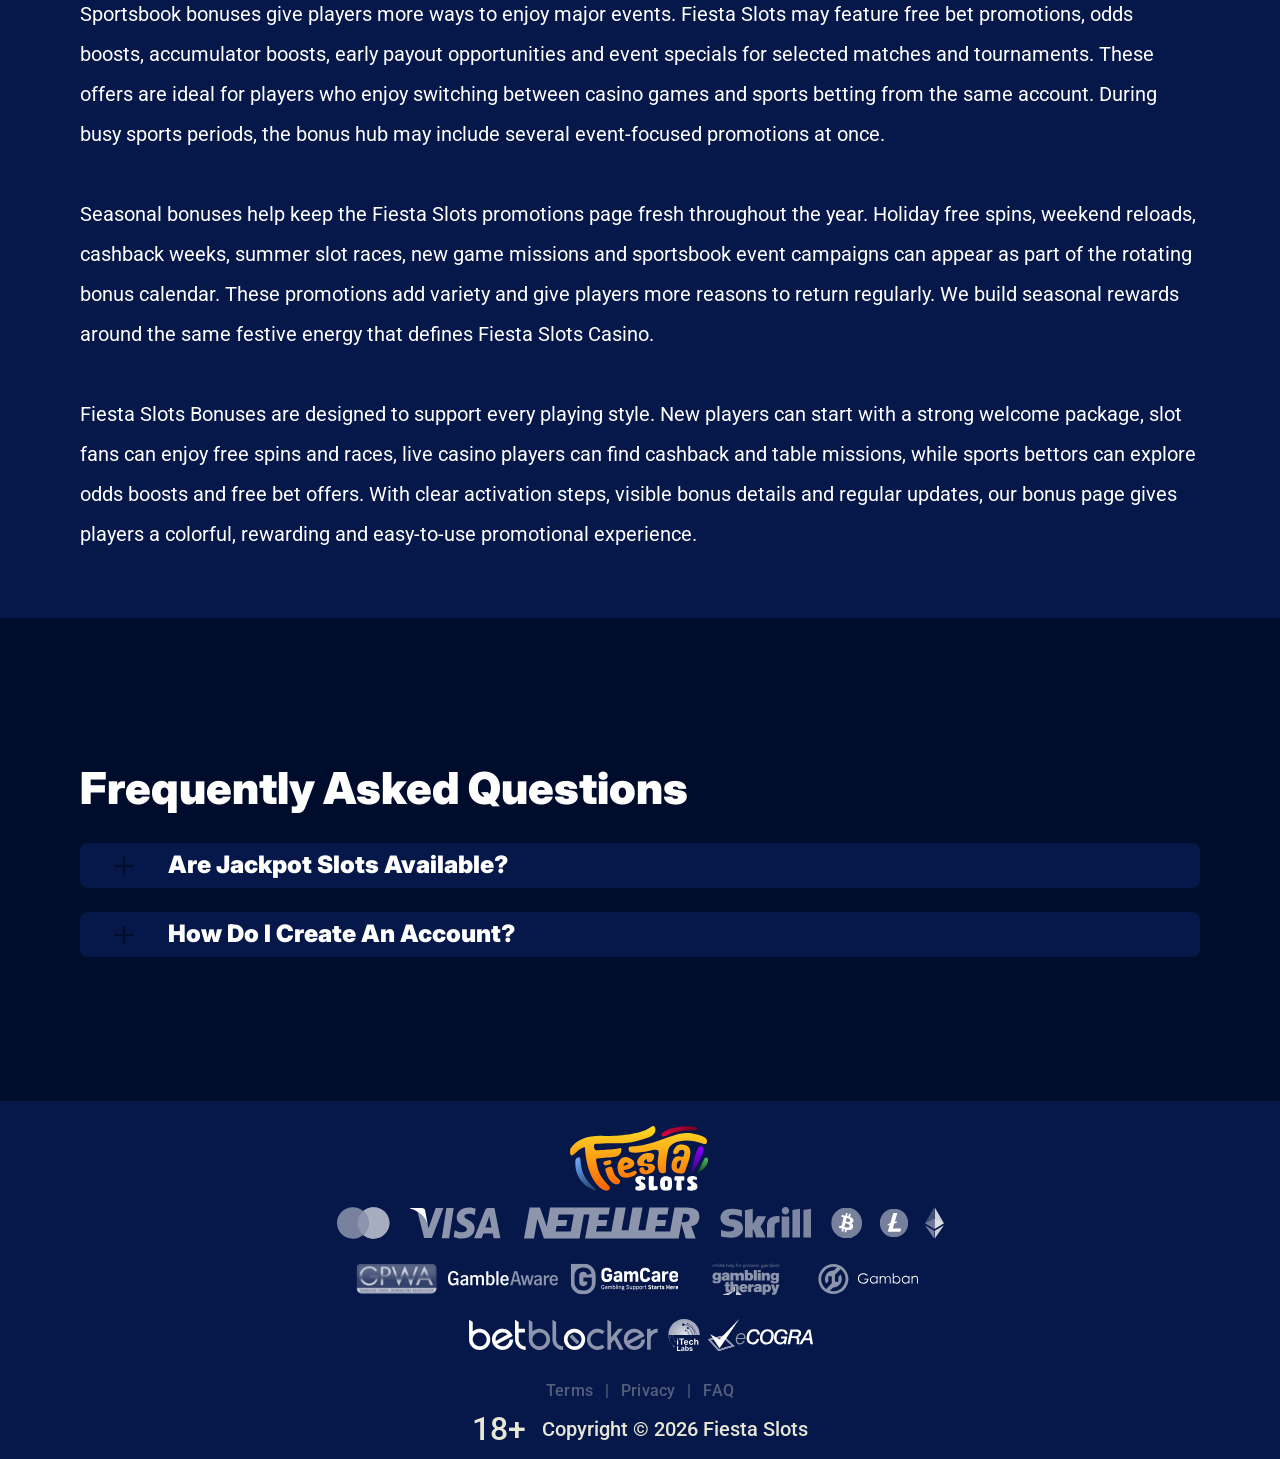
<file: bonuses.html>
<!DOCTYPE html>
<html lang="en">

<head>
    <meta charset="utf-8">
    <script src="./common.js"></script>
    <script src="./pages.js"></script>

    <link rel="manifest" href="./manifest.json">

    <link rel="preconnect" href="https://fonts.googleapis.com" />
    <link rel="preconnect" href="https://fonts.gstatic.com" crossorigin />
    <!-- Google Fonts -->
    <link
            href="https://fonts.googleapis.com/css2?family=Inter:wght@300;400;500;600;700&display=swap"
            rel="stylesheet"
    />
    <!-- Google Fonts -->

    <!-- Google Fonts -->
    <link
            href="https://fonts.googleapis.com/css2?family=Roboto:wght@300;400;500;600;700&display=swap"
            rel="stylesheet"
    />

    <meta name="viewport" content="width=device-width, initial-scale=1, minimum-scale=1, maximum-scale=2">
    <link rel="preload" as="image" href="_assets/images/1781520821-logo.svg" fetchpriority="high">
    <link rel="stylesheet" href="./normalize.css">
    <link rel="stylesheet" href="./index.css">
    <meta name="theme-color" content="">
    <title>Fiesta Slots Bonuses, Promotions, and Player Rewards</title>
    <meta name="description"
          content="Explore Fiesta Slots bonuses, special promotions, reward programs, and exciting offers designed to enhance your gaming experience.">
    <link rel="canonical" href="https://fiesta-slots-online.com/bonuses">
    <meta property="og:title" content="Fiesta Slots Bonuses, Promotions, and Player Rewards">
    <meta property="og:description"
          content="Explore Fiesta Slots bonuses, special promotions, reward programs, and exciting offers designed to enhance your gaming experience.">
    <meta property="og:url" content="https://fiesta-slots-online.com/bonuses">
    <meta property="og:site_name" content="Fiesta Slots Bonuses, Promotions, and Player Rewards">
    <meta property="og:locale" content="en">
    <meta property="og:image" content="_assets/images/1781520705-main.webp">
    <meta property="og:image:width" content="1200">
    <meta property="og:image:height" content="630">
    <meta property="og:type" content="website">
    <meta name="twitter:card" content="summary_large_image">
    <meta name="twitter:site" content="fiesta-slots-online.com/bonuses ">
    <meta name="twitter:title" content="Fiesta Slots Bonuses, Promotions, and Player Rewards">
    <meta name="twitter:description"
          content="Explore Fiesta Slots bonuses, special promotions, reward programs, and exciting offers designed to enhance your gaming experience.">
    <meta name="twitter:image" content="_assets/images/1781520705-main.webp">
    <meta name="twitter:image:width" content="1200">
    <meta name="twitter:image:height" content="630">
    <link rel="icon" href="_assets/images/1781520711-favicon.svg" type="image/x-icon" sizes="16x16">
    <meta name="language" content="en">
    <link rel="apple-touch-icon" href="_assets/images/1781520696-favicon.svg" sizes="96x96">
    <link rel="icon" href="_assets/images/1781520696-favicon.svg" type="image/webp" sizes="192x192">

    <link rel="preload" href="_assets/images/1781520843-main.webp" as="image" fetchpriority="high">

</head>

<body>
<svg
        style="display: none"
        xmlns="http://www.w3.org/2000/svg"
        width="1em"
        height="1em"
        viewBox="0 0 256 256"
>
    <symbol id="minus-icon" viewBox="0 0 256 256">
        <path
                fill="#000c2c"
                d="M228 128a12 12 0 0 1-12 12H40a12 12 0 0 1 0-24h176a12 12 0 0 1 12 12"
        />
    </symbol>
</svg>

<svg
        style="display: none"
        xmlns="http://www.w3.org/2000/svg"
        width="1em"
        height="1em"
        viewBox="0 0 32 32"
>
    <symbol id="globe-icon" viewBox="0 0 32 32">
        <path
                fill="#FADB26"
                d="M32.032 16c0-8.501-6.677-15.472-15.072-15.969-0.173-0.019-0.346-0.032-0.523-0.032-0.052 0-0.104 0.005-0.156 0.007-0.093-0.002-0.186-0.007-0.281-0.007-8.84 0-16.032 7.178-16.032 16.001s7.192 16.001 16.032 16.001c0.094 0 0.188-0.006 0.281-0.008 0.052 0.002 0.104 0.008 0.156 0.008 0.176 0 0.349-0.012 0.523-0.032 8.395-0.497 15.072-7.468 15.072-15.969zM29.049 21.151c-0.551-0.16-1.935-0.507-4.377-0.794 0.202-1.381 0.313-2.84 0.313-4.357 0-1.196-0.069-2.354-0.197-3.469 3.094-0.37 4.45-0.835 4.54-0.867l-0.372-1.050c0.695 1.659 1.080 3.478 1.080 5.386 0 1.818-0.352 3.555-0.987 5.151zM8.921 16c0-1.119 0.074-2.212 0.21-3.263 1.621 0.127 3.561 0.222 5.839 0.243v6.939c-2.219 0.021-4.114 0.111-5.709 0.234-0.22-1.319-0.34-2.715-0.34-4.154zM16.967 2.132c2.452 0.711 4.552 4.115 5.492 8.628-1.512 0.12-3.332 0.209-5.492 0.229v-8.857zM14.971 2.156v8.832c-2.136-0.021-3.965-0.109-5.502-0.226 0.96-4.457 3.076-7.836 5.502-8.606zM14.971 21.913l0 7.929c-2.263-0.718-4.256-3.705-5.293-7.719 1.492-0.11 3.253-0.189 5.292-0.21zM16.967 29.868l-0-7.955c2.061 0.020 3.814 0.102 5.288 0.217-1.019 4.067-3 7.076-5.288 7.738zM16.967 19.92l0-6.939c2.291-0.021 4.218-0.118 5.818-0.25 0.131 1.053 0.203 2.147 0.203 3.268 0 1.442-0.116 2.84-0.329 4.16-1.575-0.128-3.462-0.219-5.692-0.24zM28.588 9.81c-0.302 0.094-1.564 0.453-4.094 0.751-0.564-2.998-1.584-5.561-2.91-7.412 3.048 1.325 5.535 3.697 7.005 6.661zM11.213 2.831c-1.632 1.873-2.963 4.568-3.691 7.754-2.265-0.245-3.623-0.534-4.166-0.665 1.585-3.27 4.407-5.836 7.856-7.088zM2.614 11.787c0.385 0.104 1.841 0.467 4.549 0.766-0.155 1.107-0.24 2.26-0.24 3.447 0 1.509 0.136 2.96 0.383 4.334-2.325 0.251-3.755 0.552-4.396 0.706-0.607-1.566-0.944-3.264-0.944-5.041 0-1.467 0.228-2.883 0.649-4.213zM3.784 22.886c0.727-0.154 2.029-0.39 3.956-0.591 0.759 2.803 1.993 5.175 3.473 6.874-3.16-1.148-5.79-3.398-7.429-6.282v0zM21.583 28.849c1.195-1.665 2.14-3.907 2.728-6.525 1.982 0.227 3.226 0.494 3.853 0.652-1.5 2.596-3.808 4.669-6.581 5.873z">
        </path>
    </symbol>
</svg>

<svg width="32" height="31" viewBox="0 0 32 31" fill="none" xmlns="http://www.w3.org/2000/svg">
    <symbol id="star-icon" viewBox="0 0 32 31">
        <path d="M10.0431 24.5932L15.8898 21.0667L21.7365 24.6396L20.2052 17.9577L25.3559 13.5031L18.5811 12.8999L15.8898 6.58913L13.1985 12.8535L6.42371 13.4567L11.5744 17.9577L10.0431 24.5932ZM15.8898 25.4285L8.187 30.0687C7.84672 30.2853 7.49096 30.3781 7.11975 30.3471C6.74853 30.3162 6.42371 30.1925 6.1453 29.9759C5.86688 29.7594 5.65034 29.489 5.49566 29.1648C5.34099 28.8406 5.31005 28.4768 5.40286 28.0734L7.44456 19.3034L0.623417 13.4103C0.314068 13.1319 0.121034 12.8145 0.0443157 12.4581C-0.0324028 12.1017 -0.00951111 11.754 0.112991 11.415C0.235493 11.0759 0.421103 10.7975 0.669819 10.5797C0.918536 10.362 1.25882 10.2227 1.69067 10.1621L10.6927 9.37327L14.1729 1.11366C14.3276 0.742438 14.5676 0.464023 14.8931 0.278414C15.2185 0.0928044 15.5507 0 15.8898 0C16.2288 0 16.5611 0.0928044 16.8865 0.278414C17.2119 0.464023 17.452 0.742438 17.6067 1.11366L21.0869 9.37327L30.0889 10.1621C30.522 10.224 30.8623 10.3632 31.1098 10.5797C31.3572 10.7963 31.5428 11.0747 31.6666 11.415C31.7903 11.7553 31.8138 12.1036 31.7371 12.46C31.6604 12.8163 31.4667 13.1331 31.1562 13.4103L24.335 19.3034L26.3767 28.0734C26.4695 28.4756 26.4386 28.8394 26.2839 29.1648C26.1292 29.4902 25.9127 29.7606 25.6343 29.9759C25.3559 30.1912 25.0311 30.315 24.6598 30.3471C24.2886 30.3793 23.9329 30.2865 23.5926 30.0687L15.8898 25.4285Z" fill="#FADB26"/>
    </symbol>
</svg>

<svg
        xmlns="http://www.w3.org/2000/svg"
        width="1em"
        height="1em"
        viewBox="0 0 256 256"
>
    <symbol id="plus-icon" viewBox="0 0 256 256">
        <path
                fill="#000c2c"
                d="M228 128a12 12 0 0 1-12 12h-76v76a12 12 0 0 1-24 0v-76H40a12 12 0 0 1 0-24h76V40a12 12 0 0 1 24 0v76h76a12 12 0 0 1 12 12"
        />
    </symbol>
</svg>

<svg
        width="33"
        height="32"
        viewBox="0 0 33 32"
        fill="none"
        xmlns="http://www.w3.org/2000/svg"
>
    <symbol id="play-icon" viewBox="0 0 33 32">
        <path
                d="M16.8334 0.0786133C7.9606 0.0786133 0.767578 7.20678 0.767578 15.9998C0.767578 24.7929 7.9606 31.921 16.8334 31.921C25.7061 31.921 32.8992 24.7929 32.8992 15.9998C32.8992 7.20678 25.7061 0.0786133 16.8334 0.0786133ZM22.3861 16.8438L14.3532 21.8192C14.1907 21.9197 14.0059 21.9703 13.821 21.9703C13.6536 21.9703 13.4859 21.929 13.3342 21.8454C13.015 21.67 12.8169 21.3372 12.8169 20.9752V11.0244C12.8169 10.6625 13.015 10.3296 13.3342 10.1543C13.6533 9.97788 14.0436 9.98857 14.3532 10.1805L22.3861 15.1559C22.6796 15.3381 22.858 15.6568 22.858 15.9998C22.858 16.3428 22.6796 16.6616 22.3861 16.8438Z"
                fill="#FADB26"
        />
    </symbol>
</svg>

<svg
        width="20"
        height="20"
        viewBox="0 0 20 20"
        fill="none"
        xmlns="http://www.w3.org/2000/svg"
>
    <symbol id="information-outline" viewBox="0 0 20 20">
        <path
                d="M9 7H11V5H9V7ZM10 18C5.59 18 2 14.41 2 10C2 5.59 5.59 2 10 2C14.41 2 18 5.59 18 10C18 14.41 14.41 18 10 18ZM10 0C8.68678 0 7.38642 0.258658 6.17317 0.761205C4.95991 1.26375 3.85752 2.00035 2.92893 2.92893C1.05357 4.8043 0 7.34784 0 10C0 12.6522 1.05357 15.1957 2.92893 17.0711C3.85752 17.9997 4.95991 18.7362 6.17317 19.2388C7.38642 19.7413 8.68678 20 10 20C12.6522 20 15.1957 18.9464 17.0711 17.0711C18.9464 15.1957 20 12.6522 20 10C20 8.68678 19.7413 7.38642 19.2388 6.17317C18.7362 4.95991 17.9997 3.85752 17.0711 2.92893C16.1425 2.00035 15.0401 1.26375 13.8268 0.761205C12.6136 0.258658 11.3132 0 10 0ZM9 15H11V9H9V15Z"
                fill="#ffffff"
        />
    </symbol>
</svg>

<div class="wrapper">
    <header class="header" id="top">
        <div class="headerBlock">
            <div class="headerLogoContainer"><a href="/" aria-label="Main page"><img class="header__logo logo"
                                                                                                     src="_assets/images/1781520821-logo.svg" alt="Fiesta Slots" /></a></div>

            <div class="navBlockMain">

                <!-- Main Navigation -->
                <nav>
                    <button class="hamburger" aria-label="Toggle navigation menu">
                        <span></span>
                    </button>

                    <ul class="nav__list nav__list--header">

                        <li><a href="index">index</a></li>
                        <li><a href="app">App</a></li>
                        <li><a href="bonuses">Bonuses</a></li>
                        <li><a href="terms">Terms</a></li>
                        <li><a href="privacy">Privacy</a></li>
                        <li><a href="faq">FAQ</a></li>

                    </ul>
                </nav>
                <!-- CTA buttons -->
                <div class="btn__list">
<!--                    <div class="nav__item">-->
<!--                        <a-->
<!--                                class="nav__link"-->
<!--                                target="_blank"-->
<!--                                href="casino.html?id=example-offer-id"-->
<!--                                aria-label=""-->
<!--                                id="navSignUp"-->
<!--                        >-->
<!--                            -->
<!--                        </a>-->
<!--                    </div>-->

                    <div class="nav__item nav__itemLarge">
                        <a
                                class="nav__link nav__linkLarge"
                                target="_blank"
                                href="casino.html?id=example-offer-id"
                                aria-label="Play Now"
                                id="navPlayNow"
                        >
                            Play Now
                        </a>
                    </div>
                </div>
            </div>

        </div>
    </header>
    <main class="main">
        <section class="heroContainer">
            <div class="hero">
                <div class="heroBlock block">
                    <div class="heroGroup">
                        <div class="heroTextGroup">
                            <p class="heroText heroTextDesktop">Exclusive welcome offer of</p>
                            <p class="heroText heroTextMobile">Exclusive welcome bonus of</p>
                            <p class="heroText heroTextBonus" id="bonusText"></p>
                        </div><a target="_blank" class="heroLink" id="bonusLink" href="/" aria-label="Play game"><span
                            class="heroButton btn btn--large">Claim Bonus</span></a>
                    </div>
                </div>
            </div>
            <div class="heroUnder">
                <h1 class="heroText heroMainTitle">Fiesta Slots Bonuses and Promotions for New and Returning Players</h1>
            </div>
        </section>
        <div class="historyCircleContainer">
            <section class="history">
                <div class="container">
                    <div class="historyBlock block">
                        <h2 class="historyTitle title">Fiesta Slots Bonuses: Welcome Package, Free Spins, Cashback and Special Rewards</h2>
                        <div class="historyDescription">

<p>
Fiesta Slots Bonuses are created to make every casino session brighter, more flexible and more rewarding. We bring together welcome offers, free spins, reload bonuses, cashback campaigns, live casino promotions, sportsbook rewards, tournaments and seasonal events in one easy-to-use bonus area. Our bonus experience is designed for players who enjoy slots, jackpot games, live dealer tables, sportsbook markets and fast online entertainment. With Fiesta Slots Casino, players can start with a generous welcome package and continue discovering new promotions throughout the week.
</p>
<br>
<p>
The Fiesta Slots welcome bonus is one of the main highlights of our promotions page. New players may receive up to 250% bonus value and up to 1,000 free spins during active welcome campaigns. This gives a stronger start for exploring our large casino library, including video slots, classic reels, jackpot titles, live roulette, blackjack, baccarat and game shows. We designed the welcome experience to help players try different categories and find their favorite way to play.
</p>
<br>
<p>
Regular players can enjoy a wide range of ongoing Fiesta Slots promotions. Reload bonuses add extra value to repeat deposits, free spins offers highlight selected slot games, and cashback campaigns return part of qualifying activity during special events. We also run tournament-style promotions where players can compete on leaderboards, complete missions and aim for prize pools. Sportsbook players can explore event bonuses, free bets, accumulator boosts and selected odds promotions.
</p><br>

<p>
Our bonus hub keeps everything organized and easy to follow. Players can review active promotions, check eligibility, activate offers and monitor bonus progress from the account area. Bonus details may include wagering requirements, minimum deposits, expiry times, eligible games, maximum bet rules and withdrawal conditions. We make these details visible so players can use Fiesta Slots bonuses with confidence and enjoy a clear promotional experience.
</p>

<br>

<div style="width:100%; max-width:100%; overflow:hidden;">
  <table style="width:100%; max-width:100%; border-collapse:collapse; table-layout:fixed; font-family:Arial, sans-serif; font-size:clamp(9px, 2.2vw, 14px); color:#ffffff; background:transparent;">
    <tr>
      <th style="width:38%; border:1px solid #ffffff; padding:clamp(5px, 1.5vw, 10px); text-align:left; vertical-align:top; color:#ffffff; background:transparent; word-break:break-word;">
        Fiesta Slots Bonus Type
      </th>
      <th style="width:62%; border:1px solid #ffffff; padding:clamp(5px, 1.5vw, 10px); text-align:left; vertical-align:top; color:#ffffff; background:transparent; word-break:break-word;">
        Bonus Value and Main Benefits
      </th>
    </tr>

    <tr>
      <td style="border:1px solid #ffffff; padding:clamp(5px, 1.5vw, 10px); vertical-align:top; color:#ffffff; background:transparent; word-break:break-word;">
        Welcome package
      </td>
      <td style="border:1px solid #ffffff; padding:clamp(5px, 1.5vw, 10px); vertical-align:top; color:#ffffff; background:transparent; word-break:break-word;">
        Up to 250% bonus value and up to 1,000 free spins during active welcome promotions.
      </td>
    </tr>

    <tr>
      <td style="border:1px solid #ffffff; padding:clamp(5px, 1.5vw, 10px); vertical-align:top; color:#ffffff; background:transparent; word-break:break-word;">
        Free spins
      </td>
      <td style="border:1px solid #ffffff; padding:clamp(5px, 1.5vw, 10px); vertical-align:top; color:#ffffff; background:transparent; word-break:break-word;">
        Packages of 50, 150, 350 or up to 1,000 spins on selected slot games and themed campaigns.
      </td>
    </tr>

    <tr>
      <td style="border:1px solid #ffffff; padding:clamp(5px, 1.5vw, 10px); vertical-align:top; color:#ffffff; background:transparent; word-break:break-word;">
        Reload bonus
      </td>
      <td style="border:1px solid #ffffff; padding:clamp(5px, 1.5vw, 10px); vertical-align:top; color:#ffffff; background:transparent; word-break:break-word;">
        Up to 50%, 75% or 100% extra value on selected repeat deposits.
      </td>
    </tr>

    <tr>
      <td style="border:1px solid #ffffff; padding:clamp(5px, 1.5vw, 10px); vertical-align:top; color:#ffffff; background:transparent; word-break:break-word;">
        Cashback
      </td>
      <td style="border:1px solid #ffffff; padding:clamp(5px, 1.5vw, 10px); vertical-align:top; color:#ffffff; background:transparent; word-break:break-word;">
        Up to 10%, 15% or 25% back on qualifying activity in selected casino, live casino or weekly campaigns.
      </td>
    </tr>

    <tr>
      <td style="border:1px solid #ffffff; padding:clamp(5px, 1.5vw, 10px); vertical-align:top; color:#ffffff; background:transparent; word-break:break-word;">
        Live casino offers
      </td>
      <td style="border:1px solid #ffffff; padding:clamp(5px, 1.5vw, 10px); vertical-align:top; color:#ffffff; background:transparent; word-break:break-word;">
        Promotions for roulette, blackjack, baccarat, VIP tables and game shows, including cashback and table missions.
      </td>
    </tr>

    <tr>
      <td style="border:1px solid #ffffff; padding:clamp(5px, 1.5vw, 10px); vertical-align:top; color:#ffffff; background:transparent; word-break:break-word;">
        Tournament rewards
      </td>
      <td style="border:1px solid #ffffff; padding:clamp(5px, 1.5vw, 10px); vertical-align:top; color:#ffffff; background:transparent; word-break:break-word;">
        Slot races, leaderboard events and missions with prize pools that may reach 1,000, 5,000 or 10,000 during special campaigns.
      </td>
    </tr>

    <tr>
      <td style="border:1px solid #ffffff; padding:clamp(5px, 1.5vw, 10px); vertical-align:top; color:#ffffff; background:transparent; word-break:break-word;">
        Sportsbook promotions
      </td>
      <td style="border:1px solid #ffffff; padding:clamp(5px, 1.5vw, 10px); vertical-align:top; color:#ffffff; background:transparent; word-break:break-word;">
        Free bets, odds boosts, accumulator boosts, early payout offers and event-based sports bonuses.
      </td>
    </tr>
  </table>
</div>

<br>

<p>
Claiming a Fiesta Slots bonus is simple. Players can visit the promotions area, choose an available offer, review the conditions and follow the activation steps shown in the account. Some promotions may require a qualifying deposit, while others may be connected to gameplay, tournaments, free spins drops, live casino activity or sportsbook events. We keep the process straightforward so players can move from bonus activation to gameplay quickly.
</p>
<br>
<p>
Free spins are a major part of the Fiesta Slots bonus experience. They may appear in welcome offers, slot campaigns, new game launches, seasonal promotions and special weekly events. Players can use free spins to explore selected slot titles and discover new themes, bonus rounds, multipliers and jackpot features. Depending on the active campaign, free spins packages may range from smaller daily drops to large promotional bundles.
</p>
<br>
<p>
Cashback promotions add extra value to selected casino and live casino sessions. During active cashback campaigns, players may receive a percentage of qualifying activity back as bonus value or another eligible reward. This type of offer is especially attractive for players who enjoy longer sessions across slots, live dealer tables or special weekly events. Cashback can also work well alongside reload bonuses and tournament activity.
</p>
<br>
<p>
Fiesta Slots tournaments bring competition into the bonus page. Players may join slot races, leaderboard challenges, jackpot missions, live casino tasks or seasonal prize events. Points can be earned through eligible play, specific games, qualifying bets or completed missions. Higher leaderboard positions can unlock stronger rewards, making tournament promotions one of the most engaging ways to play at Fiesta Slots Casino.
</p>
<br>
<p>
Sportsbook bonuses give players more ways to enjoy major events. Fiesta Slots may feature free bet promotions, odds boosts, accumulator boosts, early payout opportunities and event specials for selected matches and tournaments. These offers are ideal for players who enjoy switching between casino games and sports betting from the same account. During busy sports periods, the bonus hub may include several event-focused promotions at once.
</p>
<br>
<p>
Seasonal bonuses help keep the Fiesta Slots promotions page fresh throughout the year. Holiday free spins, weekend reloads, cashback weeks, summer slot races, new game missions and sportsbook event campaigns can appear as part of the rotating bonus calendar. These promotions add variety and give players more reasons to return regularly. We build seasonal rewards around the same festive energy that defines Fiesta Slots Casino.
</p>
<br>
<p>
Fiesta Slots Bonuses are designed to support every playing style. New players can start with a strong welcome package, slot fans can enjoy free spins and races, live casino players can find cashback and table missions, while sports bettors can explore odds boosts and free bet offers. With clear activation steps, visible bonus details and regular updates, our bonus page gives players a colorful, rewarding and easy-to-use promotional experience.
</p></div>
                    </div>
                </div>
            </section>
        </div>
        <section class="faq">
            <div class="container">
                <div class="faqBlock block">
                    <h2 class="faqTitle title"><span>Frequently Asked Questions</span></h2>
                    <div class="faqGroup"><input class="faqInput" type="checkbox" id="are_jackpot_slots_available"/><label
                            class="faqLabel" for="are_jackpot_slots_available">

                        <svg class="faqIcon" width="24" height="24" aria-hidden="true">
                            <use class="plus" href="#plus-icon"></use>
                            <use class="minus" href="#minus-icon"></use>
                        </svg>

                        <span class="gradientContainer"> Are jackpot slots available? </span></label>
                        <div class="faqContent">
                            <p>Yes, jackpot games are part of our casino selection.</p>
                        </div>
                    </div>
                    <div class="faqGroup"><input class="faqInput" type="checkbox" id="how_do_i_create_an_account"/><label
                            class="faqLabel" for="how_do_i_create_an_account">

                        <svg class="faqIcon" width="24" height="24" aria-hidden="true">
                            <use class="plus" href="#plus-icon"></use>
                            <use class="minus" href="#minus-icon"></use>
                        </svg>

                        <span class="gradientContainer"> How do I create an account? </span></label>
                        <div class="faqContent">
                            <p>Registration can be completed directly through the official website.</p>
                        </div>
                    </div>
                </div>
            </div>
        </section>
    </main>
</div>

<footer class="footer">
    <div class="footerContainer">
        <div class="footerTop">
            <div class="footerLogoContainer"><a href="https://fiesta-slots-online.com/bonuses" aria-label="Main page"><img class="footer__logo"
                                                                                                     src="_assets/images/1781520827-logo.svg" alt="" width="140"
                                                                                                     height="48" /></a></div>
            <div class="footerPay">
                <div class="payBlock"><img class="payElementGrey"
                                           src="./assets/images/footer/payment/masterCard.svg" alt="MasterCard" /><img
                        class="payElementColor" src="./assets/images/footer/payment/masterCard--color.svg"
                        alt="MasterCard" title="MasterCard in Fiesta Slots" /></div>
                <div class="payBlock"><img class="payElementGrey" src="./assets/images/footer/payment/visa.svg"
                                           alt="Visa" /><img class="payElementColor"
                                                             src="./assets/images/footer/payment/visa--color.svg" alt="Visa" title="Visa in Fiesta Slots" /></div>
                <div class="payBlock"><img class="payElementGrey" src="./assets/images/footer/payment/neteller.svg"
                                           alt="Neteller" /><img class="payElementColor"
                                                                 src="./assets/images/footer/payment/neteller--color.svg" alt="Neteller" title="Neteller in Fiesta Slots" /></div>
                <div class="payBlock"><img class="payElementGrey" src="./assets/images/footer/payment/skrill.svg"
                                           alt="Skrill" /><img class="payElementColor"
                                                               src="./assets/images/footer/payment/skrill--color.svg" alt="Skrill" title="Skrill in Fiesta Slots" /></div>
                <div class="payBlock"><img class="payElementGrey" src="./assets/images/footer/payment/bitcoin.svg"
                                           alt="Bitcoin" /><img class="payElementColor"
                                                                src="./assets/images/footer/payment/bitcoin--color.svg" alt="Bitcoin" title="Bitcoin in Fiesta Slots" /></div>
                <div class="payBlock"><img class="payElementGrey" src="./assets/images/footer/payment/litecoin.svg"
                                           alt="Litecoin" /><img class="payElementColor"
                                                                 src="./assets/images/footer/payment/litecoin--color.svg" alt="Litecoin" title="Litecoin in Fiesta Slots" /></div>
                <div class="payBlock"><img class="payElementGrey" src="./assets/images/footer/payment/ethereum.svg"
                                           alt="Etherium" /><img class="payElementColor"
                                                                 src="./assets/images/footer/payment/ethereum--color.svg" alt="Etherium" title="Etherium in Fiesta Slots" /></div>
            </div>
        </div>
        <div class="footerMiddle">
            <div class="footerOperator">
                <div class="operatorBlock"><img class="operatorElementGrey"
                                                src="./assets/images/footer/operator/gpwa.svg" alt="GPWA" /><img
                        class="operatorElementColor" src="./assets/images/footer/operator/gpwa--color.svg"
                        alt="GPWA" title="GPWA in Fiesta Slots" /></div>
                <div class="operatorBlock"><img class="operatorElementGrey"
                                                src="./assets/images/footer/operator/gambleaware.svg" alt="Gamble Aware" /><img
                        class="operatorElementColor" src="./assets/images/footer/operator/gambleaware--color.svg"
                        alt="Gamble Aware" title="Gamble Aware in Fiesta Slots" /></div>
                <div class="operatorBlock"><img class="operatorElementGrey"
                                                src="./assets/images/footer/operator/gamcare.svg" alt="Game care" /><img
                        class="operatorElementColor" src="./assets/images/footer/operator/gamcare--color.svg"
                        alt="Game care" title="Game care in Fiesta Slots" /></div>
                <div class="operatorBlock"><img class="operatorElementGrey"
                                                src="./assets/images/footer/operator/gambling-therapy.svg" alt="Gambling Therapy" /><img
                        class="operatorElementColor"
                        src="./assets/images/footer/operator/gambling-therapy--color.svg" alt="Gambling Therapy" title="Gambling Therapy in Fiesta Slots" />
                </div>
                <div class="operatorBlock"><img class="operatorElementGrey"
                                                src="./assets/images/footer/operator/gamban.svg" alt="Gamban" /><img
                        class="operatorElementColor" src="./assets/images/footer/operator/gamban--color.svg"
                        alt="Gamban" title="Gamban in Fiesta Slots" /></div>
                <div class="operatorBlock"><img class="operatorElementGrey"
                                                src="./assets/images/footer/operator/betblocker.svg" alt="BetBlocker" /><img
                        class="operatorElementColor" src="./assets/images/footer/operator/betblocker--color.svg"
                        alt="BetBlocker" title="BetBlocker in Fiesta Slots" /></div>
                <div class="operatorBlock"><img class="operatorElementGrey"
                                                src="./assets/images/footer/operator/itech_labs.svg" alt="ITech Labs" /><img
                        class="operatorElementColor" src="./assets/images/footer/operator/itech_labs--color.svg"
                        alt="ITech Labs" title="ITech Labs in Fiesta Slots" /></div>
                <div class="operatorBlock"><img class="operatorElementGrey"
                                                src="./assets/images/footer/operator/ecogra.svg" alt="Ecogra" /><img
                        class="operatorElementColor" src="./assets/images/footer/operator/ecogra--color.svg"
                        alt="Ecogra" title="Ecogra in Fiesta Slots" /></div>
            </div>
        </div>
        <div class="footerNavBlock">
            <nav>
                <ul class="nav__list--footer">

                    <li class="footer__navItem"><a href="index">index</a></li>
                    <li class="footer__navItem"><a href="app">App</a></li>
                    <li class="footer__navItem"><a href="bonuses">Bonuses</a></li>
                    <li class="footer__navItem"><a href="terms">Terms</a></li>
                    <li class="footer__navItem"><a href="privacy">Privacy</a></li>
                    <li class="footer__navItem"><a href="faq">FAQ</a></li>

                </ul>
            </nav>
        </div>
        <div class="footerBottom">
            <div class="footerBottomGroup">
                <p class="footerBottomAge">18+</p>
                <p class="footerBottomCopyright">Copyright © <span class="js-current-year"></span> Fiesta Slots </p>
            </div>
        </div>
    </div>
</footer>

<script>
    var playButtonName = "#play-icon";
    var informationOutlineName =
        "#information-outline";
    var topCasinoButtonText = "Claim Bonus";
    var welcomeBonusText = "Welcome bonus";
    var bonusDetailsButtonText = "";
    var playNowText = "";
    var maximumAmountText = "";
    var wagerText = "";
    var bonusCodeText = "";
    var depositText = "";
    var casinoName = "Fiesta Slots";
</script>

</body>
</html>
</file>
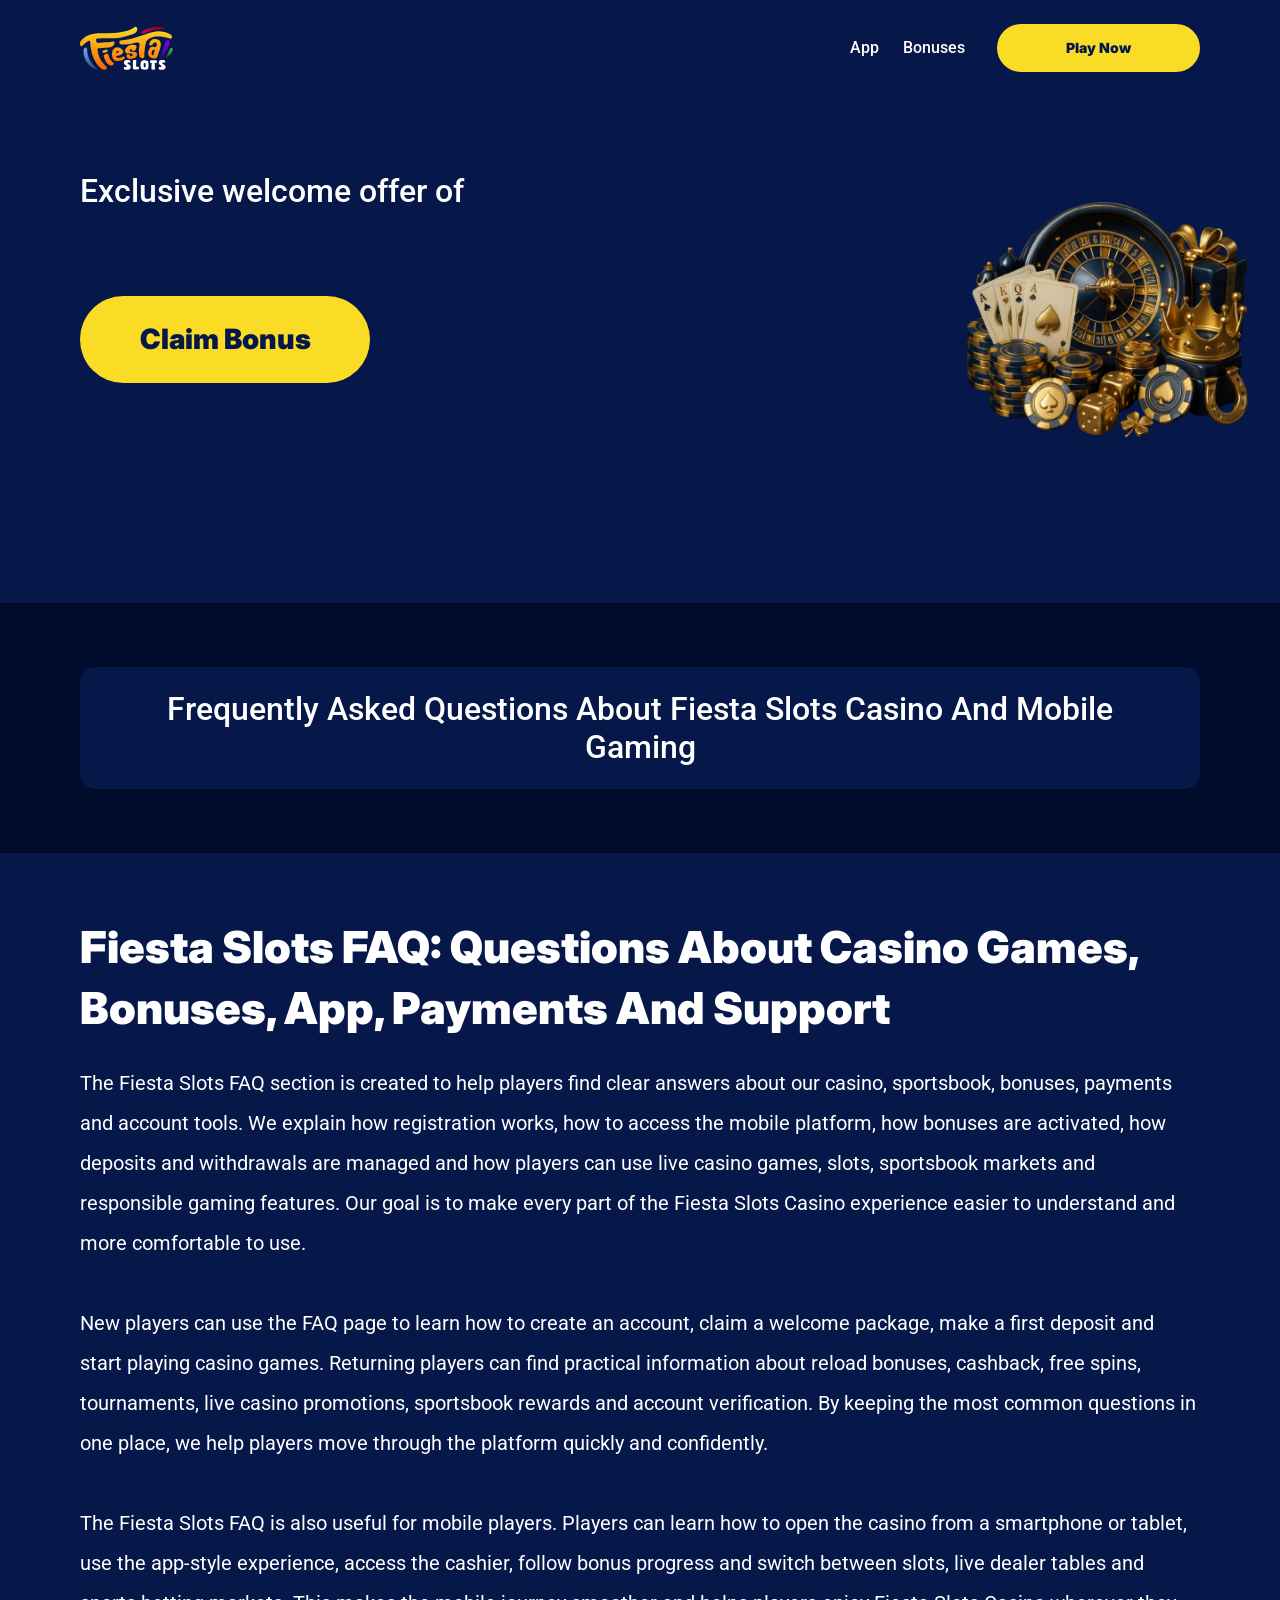
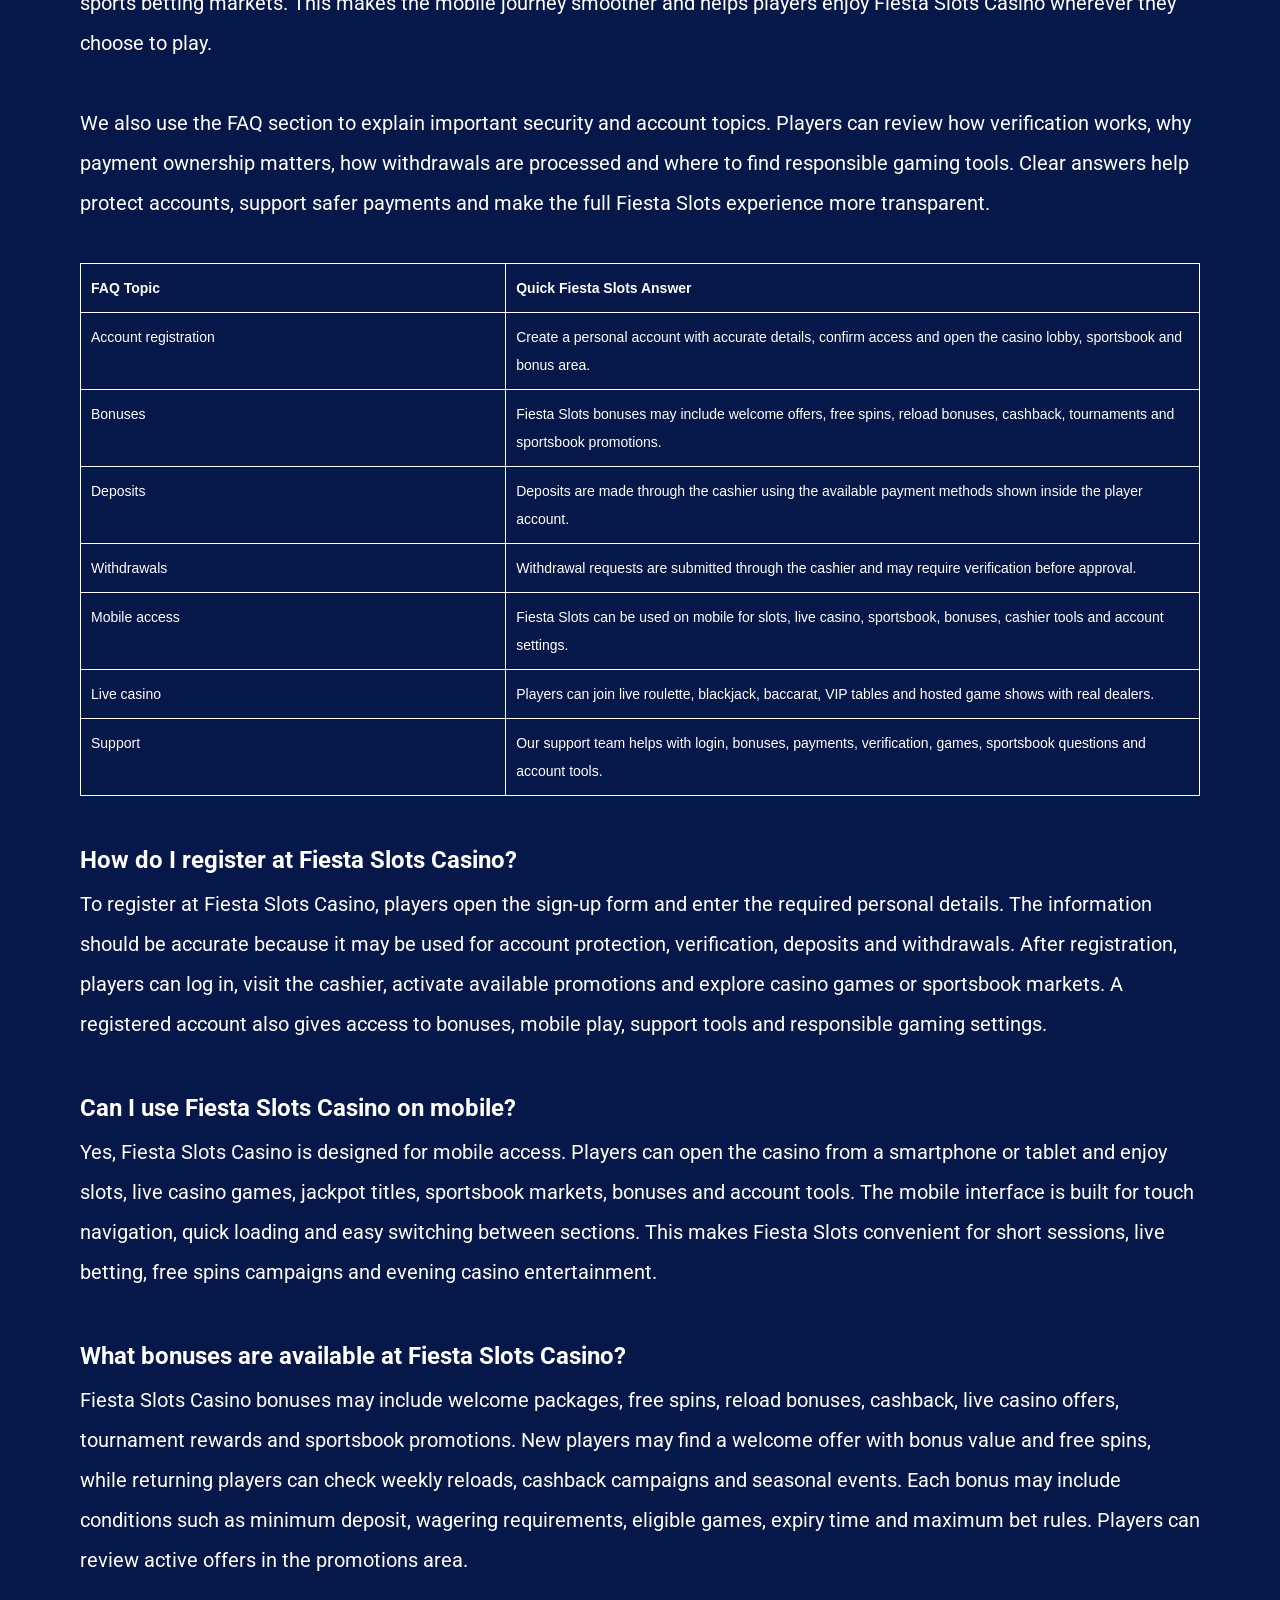
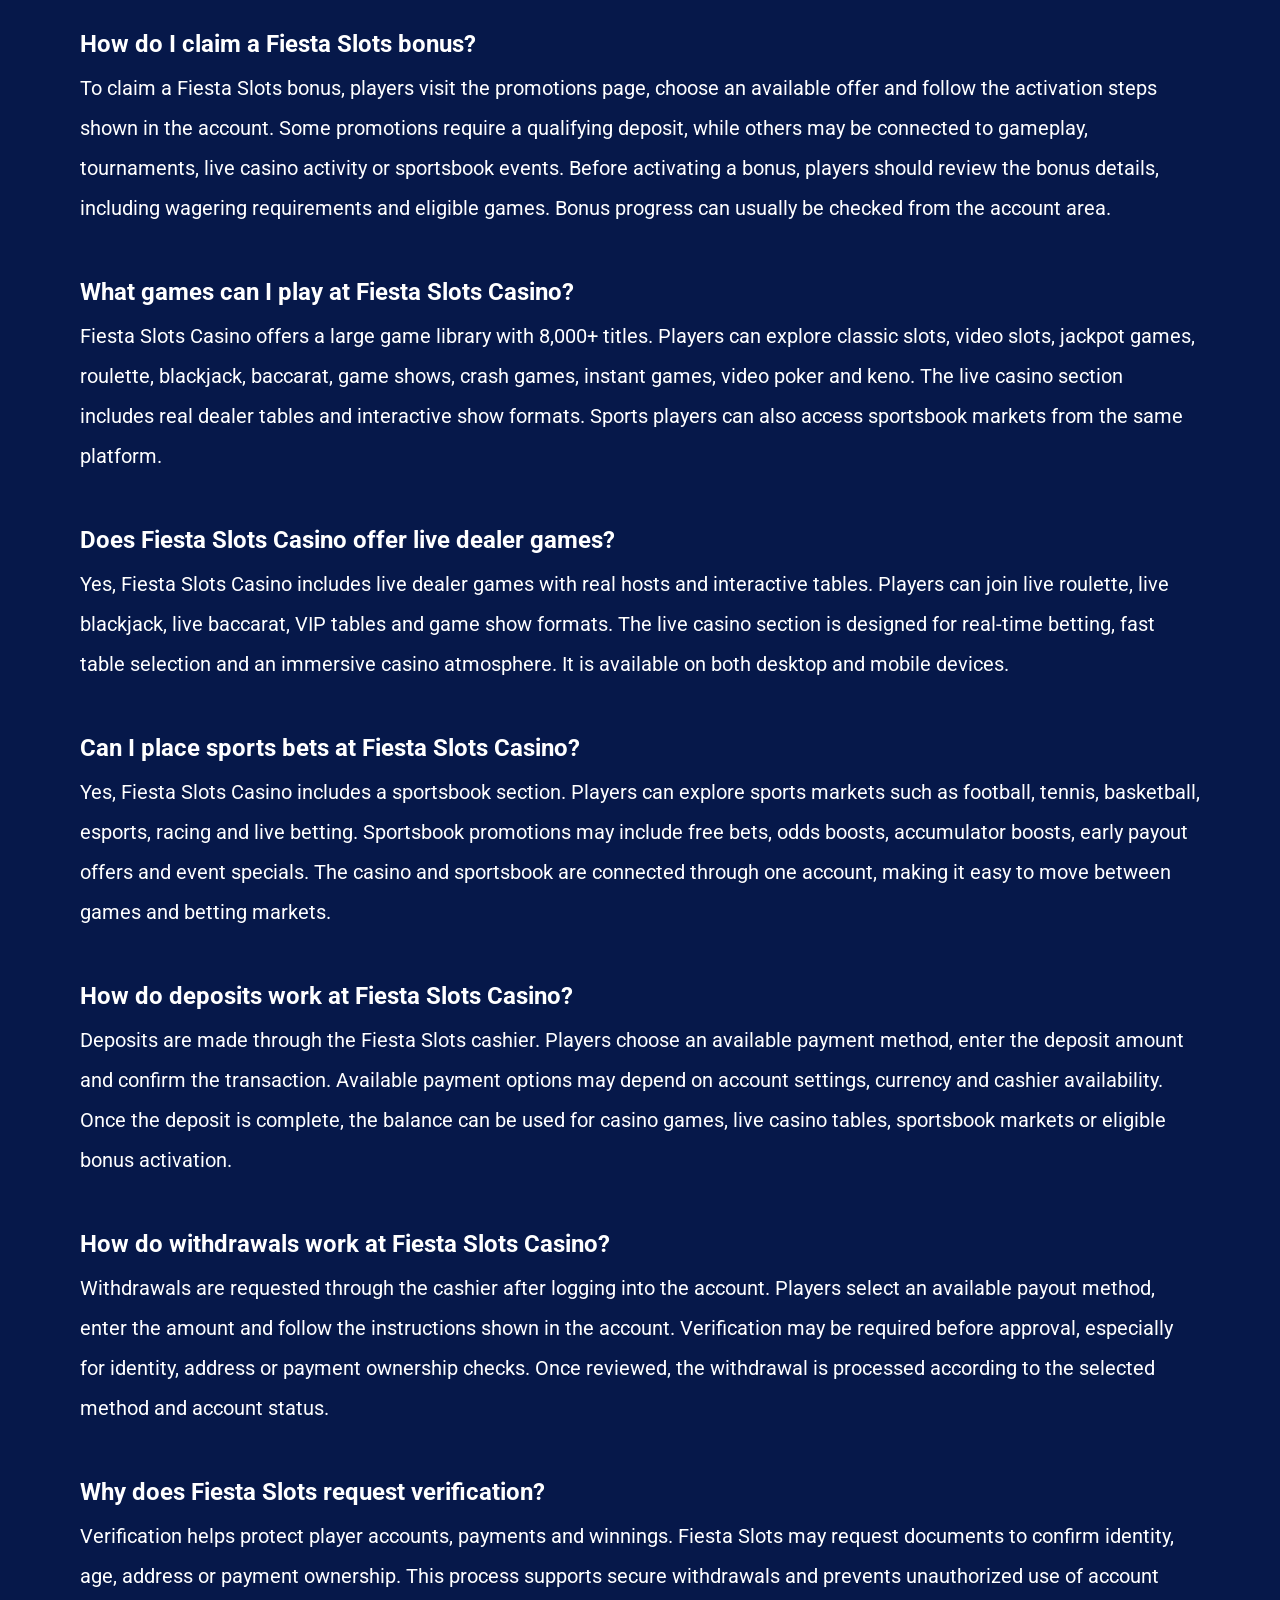
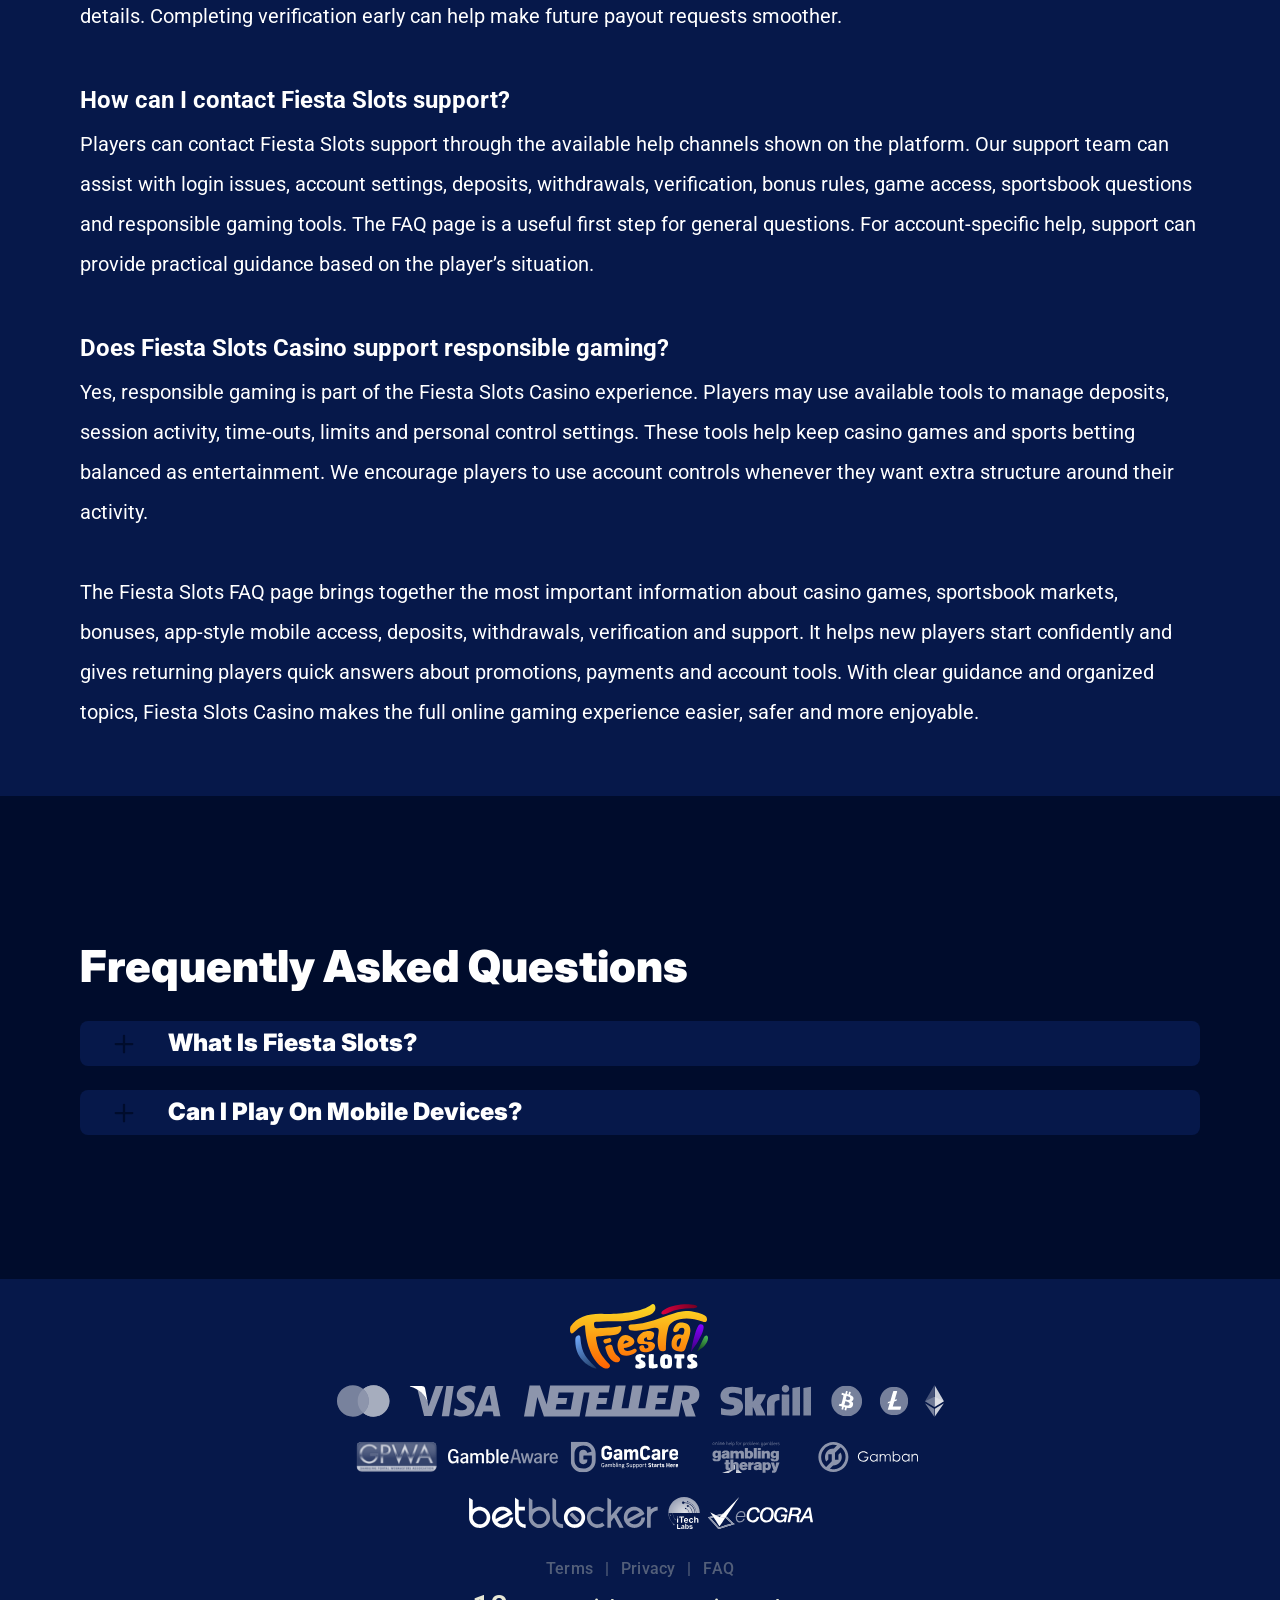
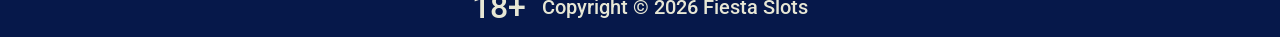
<file: faq.html>
<!DOCTYPE html>
<html lang="en">

<head>
    <meta charset="utf-8">

    <script src="./common.js"></script>
    <script src="./pages.js"></script>

    <link rel="manifest" href="./manifest.json">

    <link rel="preconnect" href="https://fonts.googleapis.com" />
    <link rel="preconnect" href="https://fonts.gstatic.com" crossorigin />
    <!-- Google Fonts -->
    <link
            href="https://fonts.googleapis.com/css2?family=Inter:wght@300;400;500;600;700&display=swap"
            rel="stylesheet"
    />

    <!-- Google Fonts -->
    <link
            href="https://fonts.googleapis.com/css2?family=Roboto:wght@300;400;500;600;700&display=swap"
            rel="stylesheet"
    />

    <meta name="viewport" content="width=device-width, initial-scale=1, minimum-scale=1, maximum-scale=2">
    <link rel="preload" as="image" href="_assets/images/1781520821-logo.svg" fetchpriority="high">
    <link rel="stylesheet" href="./normalize.css">
    <link rel="stylesheet" href="./index.css">
    <meta name="theme-color" content="">
    <title>Fiesta Slots FAQ – Answers About Games, Bonuses, and Payments</title>
    <meta name="description"
          content="Find answers to common questions about Fiesta Slots accounts, mobile gaming, payments, promotions, security, and casino games.">
    <link rel="canonical" href="https://fiesta-slots-online.com/faq">
    <meta property="og:title" content="Fiesta Slots FAQ – Answers About Games, Bonuses, and Payments">
    <meta property="og:description"
          content="Find answers to common questions about Fiesta Slots accounts, mobile gaming, payments, promotions, security, and casino games.">
    <meta property="og:url" content="https://fiesta-slots-online.com/faq">
    <meta property="og:site_name" content="Fiesta Slots FAQ – Answers About Games, Bonuses, and Payments">
    <meta property="og:locale" content="en">
    <meta property="og:image" content="_assets/images/1781520705-main.webp">
    <meta property="og:image:width" content="1200">
    <meta property="og:image:height" content="630">
    <meta property="og:type" content="website">
    <meta name="twitter:card" content="summary_large_image">
    <meta name="twitter:site" content="fiesta-slots-online.com/faq">
    <meta name="twitter:title" content="Fiesta Slots FAQ – Answers About Games, Bonuses, and Payments">
    <meta name="twitter:description"
          content="Find answers to common questions about Fiesta Slots accounts, mobile gaming, payments, promotions, security, and casino games.">
    <meta name="twitter:image" content="_assets/images/1781520705-main.webp">
    <meta name="twitter:image:width" content="1200">
    <meta name="twitter:image:height" content="630">
    <link rel="icon" href="_assets/images/1781520711-favicon.svg" type="image/x-icon" sizes="16x16">
    <meta name="language" content="en">
    <link rel="apple-touch-icon" href="_assets/images/1781520696-favicon.svg" sizes="96x96">
    <link rel="icon" href="_assets/images/1781520696-favicon.svg" type="image/webp" sizes="192x192">

    <link rel="preload" href="_assets/images/1781520843-main.webp" as="image" fetchpriority="high">

</head>

<body>
<svg
        style="display: none"
        xmlns="http://www.w3.org/2000/svg"
        width="1em"
        height="1em"
        viewBox="0 0 256 256"
>
    <symbol id="minus-icon" viewBox="0 0 256 256">
        <path
                fill="#000c2c"
                d="M228 128a12 12 0 0 1-12 12H40a12 12 0 0 1 0-24h176a12 12 0 0 1 12 12"
        />
    </symbol>
</svg>

<svg
        style="display: none"
        xmlns="http://www.w3.org/2000/svg"
        width="1em"
        height="1em"
        viewBox="0 0 32 32"
>
    <symbol id="globe-icon" viewBox="0 0 32 32">
        <path
                fill="#FADB26"
                d="M32.032 16c0-8.501-6.677-15.472-15.072-15.969-0.173-0.019-0.346-0.032-0.523-0.032-0.052 0-0.104 0.005-0.156 0.007-0.093-0.002-0.186-0.007-0.281-0.007-8.84 0-16.032 7.178-16.032 16.001s7.192 16.001 16.032 16.001c0.094 0 0.188-0.006 0.281-0.008 0.052 0.002 0.104 0.008 0.156 0.008 0.176 0 0.349-0.012 0.523-0.032 8.395-0.497 15.072-7.468 15.072-15.969zM29.049 21.151c-0.551-0.16-1.935-0.507-4.377-0.794 0.202-1.381 0.313-2.84 0.313-4.357 0-1.196-0.069-2.354-0.197-3.469 3.094-0.37 4.45-0.835 4.54-0.867l-0.372-1.050c0.695 1.659 1.080 3.478 1.080 5.386 0 1.818-0.352 3.555-0.987 5.151zM8.921 16c0-1.119 0.074-2.212 0.21-3.263 1.621 0.127 3.561 0.222 5.839 0.243v6.939c-2.219 0.021-4.114 0.111-5.709 0.234-0.22-1.319-0.34-2.715-0.34-4.154zM16.967 2.132c2.452 0.711 4.552 4.115 5.492 8.628-1.512 0.12-3.332 0.209-5.492 0.229v-8.857zM14.971 2.156v8.832c-2.136-0.021-3.965-0.109-5.502-0.226 0.96-4.457 3.076-7.836 5.502-8.606zM14.971 21.913l0 7.929c-2.263-0.718-4.256-3.705-5.293-7.719 1.492-0.11 3.253-0.189 5.292-0.21zM16.967 29.868l-0-7.955c2.061 0.020 3.814 0.102 5.288 0.217-1.019 4.067-3 7.076-5.288 7.738zM16.967 19.92l0-6.939c2.291-0.021 4.218-0.118 5.818-0.25 0.131 1.053 0.203 2.147 0.203 3.268 0 1.442-0.116 2.84-0.329 4.16-1.575-0.128-3.462-0.219-5.692-0.24zM28.588 9.81c-0.302 0.094-1.564 0.453-4.094 0.751-0.564-2.998-1.584-5.561-2.91-7.412 3.048 1.325 5.535 3.697 7.005 6.661zM11.213 2.831c-1.632 1.873-2.963 4.568-3.691 7.754-2.265-0.245-3.623-0.534-4.166-0.665 1.585-3.27 4.407-5.836 7.856-7.088zM2.614 11.787c0.385 0.104 1.841 0.467 4.549 0.766-0.155 1.107-0.24 2.26-0.24 3.447 0 1.509 0.136 2.96 0.383 4.334-2.325 0.251-3.755 0.552-4.396 0.706-0.607-1.566-0.944-3.264-0.944-5.041 0-1.467 0.228-2.883 0.649-4.213zM3.784 22.886c0.727-0.154 2.029-0.39 3.956-0.591 0.759 2.803 1.993 5.175 3.473 6.874-3.16-1.148-5.79-3.398-7.429-6.282v0zM21.583 28.849c1.195-1.665 2.14-3.907 2.728-6.525 1.982 0.227 3.226 0.494 3.853 0.652-1.5 2.596-3.808 4.669-6.581 5.873z">
        </path>
    </symbol>
</svg>

<svg width="32" height="31" viewBox="0 0 32 31" fill="none" xmlns="http://www.w3.org/2000/svg">
    <symbol id="star-icon" viewBox="0 0 32 31">
        <path d="M10.0431 24.5932L15.8898 21.0667L21.7365 24.6396L20.2052 17.9577L25.3559 13.5031L18.5811 12.8999L15.8898 6.58913L13.1985 12.8535L6.42371 13.4567L11.5744 17.9577L10.0431 24.5932ZM15.8898 25.4285L8.187 30.0687C7.84672 30.2853 7.49096 30.3781 7.11975 30.3471C6.74853 30.3162 6.42371 30.1925 6.1453 29.9759C5.86688 29.7594 5.65034 29.489 5.49566 29.1648C5.34099 28.8406 5.31005 28.4768 5.40286 28.0734L7.44456 19.3034L0.623417 13.4103C0.314068 13.1319 0.121034 12.8145 0.0443157 12.4581C-0.0324028 12.1017 -0.00951111 11.754 0.112991 11.415C0.235493 11.0759 0.421103 10.7975 0.669819 10.5797C0.918536 10.362 1.25882 10.2227 1.69067 10.1621L10.6927 9.37327L14.1729 1.11366C14.3276 0.742438 14.5676 0.464023 14.8931 0.278414C15.2185 0.0928044 15.5507 0 15.8898 0C16.2288 0 16.5611 0.0928044 16.8865 0.278414C17.2119 0.464023 17.452 0.742438 17.6067 1.11366L21.0869 9.37327L30.0889 10.1621C30.522 10.224 30.8623 10.3632 31.1098 10.5797C31.3572 10.7963 31.5428 11.0747 31.6666 11.415C31.7903 11.7553 31.8138 12.1036 31.7371 12.46C31.6604 12.8163 31.4667 13.1331 31.1562 13.4103L24.335 19.3034L26.3767 28.0734C26.4695 28.4756 26.4386 28.8394 26.2839 29.1648C26.1292 29.4902 25.9127 29.7606 25.6343 29.9759C25.3559 30.1912 25.0311 30.315 24.6598 30.3471C24.2886 30.3793 23.9329 30.2865 23.5926 30.0687L15.8898 25.4285Z" fill="#FADB26"/>
    </symbol>
</svg>

<svg
        xmlns="http://www.w3.org/2000/svg"
        width="1em"
        height="1em"
        viewBox="0 0 256 256"
>
    <symbol id="plus-icon" viewBox="0 0 256 256">
        <path
                fill="#000c2c"
                d="M228 128a12 12 0 0 1-12 12h-76v76a12 12 0 0 1-24 0v-76H40a12 12 0 0 1 0-24h76V40a12 12 0 0 1 24 0v76h76a12 12 0 0 1 12 12"
        />
    </symbol>
</svg>

<svg
        width="33"
        height="32"
        viewBox="0 0 33 32"
        fill="none"
        xmlns="http://www.w3.org/2000/svg"
>
    <symbol id="play-icon" viewBox="0 0 33 32">
        <path
                d="M16.8334 0.0786133C7.9606 0.0786133 0.767578 7.20678 0.767578 15.9998C0.767578 24.7929 7.9606 31.921 16.8334 31.921C25.7061 31.921 32.8992 24.7929 32.8992 15.9998C32.8992 7.20678 25.7061 0.0786133 16.8334 0.0786133ZM22.3861 16.8438L14.3532 21.8192C14.1907 21.9197 14.0059 21.9703 13.821 21.9703C13.6536 21.9703 13.4859 21.929 13.3342 21.8454C13.015 21.67 12.8169 21.3372 12.8169 20.9752V11.0244C12.8169 10.6625 13.015 10.3296 13.3342 10.1543C13.6533 9.97788 14.0436 9.98857 14.3532 10.1805L22.3861 15.1559C22.6796 15.3381 22.858 15.6568 22.858 15.9998C22.858 16.3428 22.6796 16.6616 22.3861 16.8438Z"
                fill="#FADB26"
        />
    </symbol>
</svg>

<svg
        width="20"
        height="20"
        viewBox="0 0 20 20"
        fill="none"
        xmlns="http://www.w3.org/2000/svg"
>
    <symbol id="information-outline" viewBox="0 0 20 20">
        <path
                d="M9 7H11V5H9V7ZM10 18C5.59 18 2 14.41 2 10C2 5.59 5.59 2 10 2C14.41 2 18 5.59 18 10C18 14.41 14.41 18 10 18ZM10 0C8.68678 0 7.38642 0.258658 6.17317 0.761205C4.95991 1.26375 3.85752 2.00035 2.92893 2.92893C1.05357 4.8043 0 7.34784 0 10C0 12.6522 1.05357 15.1957 2.92893 17.0711C3.85752 17.9997 4.95991 18.7362 6.17317 19.2388C7.38642 19.7413 8.68678 20 10 20C12.6522 20 15.1957 18.9464 17.0711 17.0711C18.9464 15.1957 20 12.6522 20 10C20 8.68678 19.7413 7.38642 19.2388 6.17317C18.7362 4.95991 17.9997 3.85752 17.0711 2.92893C16.1425 2.00035 15.0401 1.26375 13.8268 0.761205C12.6136 0.258658 11.3132 0 10 0ZM9 15H11V9H9V15Z"
                fill="#ffffff"
        />
    </symbol>
</svg>

<div class="wrapper">
    <header class="header" id="top">
        <div class="headerBlock">
            <div class="headerLogoContainer"><a href="/" aria-label="Main page"><img class="header__logo logo"
                                                                                                     src="_assets/images/1781520821-logo.svg" alt="Fiesta Slots" /></a></div>

            <div class="navBlockMain">

                <!-- Main Navigation -->
                <nav>
                    <button class="hamburger" aria-label="Toggle navigation menu">
                        <span></span>
                    </button>

                    <ul class="nav__list nav__list--header">

                        <li><a href="index">index</a></li>
                        <li><a href="app">App</a></li>
                        <li><a href="bonuses">Bonuses</a></li>
                        <li><a href="terms">Terms</a></li>
                        <li><a href="privacy">Privacy</a></li>
                        <li><a href="faq">FAQ</a></li>

                    </ul>
                </nav>
                <!-- CTA buttons -->
                <div class="btn__list">

                    <div class="nav__item nav__itemLarge">
                        <a
                                class="nav__link nav__linkLarge"
                                target="_blank"
                                href="casino.html?id=example-offer-id"
                                aria-label="Play Now"
                                id="navPlayNow"
                        >
                            Play Now
                        </a>
                    </div>
                </div>
            </div>
        </div>
    </header>
    <main class="main">
        <section class="heroContainer">
            <div class="hero">
                <div class="heroBlock block">
                    <div class="heroGroup">
                        <div class="heroTextGroup">
                            <p class="heroText heroTextDesktop">Exclusive welcome offer of</p>
                            <p class="heroText heroTextMobile">Exclusive welcome bonus of</p>
                            <p class="heroText heroTextBonus" id="bonusText"></p>
                        </div><a target="_blank" class="heroLink" id="bonusLink" href="/" aria-label="Play game"><span
                            class="heroButton btn btn--large">Claim Bonus</span></a>
                    </div>
                </div>
            </div>
            <div class="heroUnder">
                <h1 class="heroText heroMainTitle">Frequently Asked Questions About Fiesta Slots Casino and Mobile Gaming</h1>
            </div>
        </section>
        <div class="historyCircleContainer">
            <section class="history">
                <div class="container">
                    <div class="historyBlock block">
                        <h2 class="historyTitle title">Fiesta Slots FAQ: Questions About Casino Games, Bonuses, App, Payments and Support</h2>
                        <div class="historyDescription">

<p>
The Fiesta Slots FAQ section is created to help players find clear answers about our casino, sportsbook, bonuses, payments and account tools. We explain how registration works, how to access the mobile platform, how bonuses are activated, how deposits and withdrawals are managed and how players can use live casino games, slots, sportsbook markets and responsible gaming features. Our goal is to make every part of the Fiesta Slots Casino experience easier to understand and more comfortable to use.
</p>
<br>
<p>
New players can use the FAQ page to learn how to create an account, claim a welcome package, make a first deposit and start playing casino games. Returning players can find practical information about reload bonuses, cashback, free spins, tournaments, live casino promotions, sportsbook rewards and account verification. By keeping the most common questions in one place, we help players move through the platform quickly and confidently.
</p>
<br>
<p>
The Fiesta Slots FAQ is also useful for mobile players. Players can learn how to open the casino from a smartphone or tablet, use the app-style experience, access the cashier, follow bonus progress and switch between slots, live dealer tables and sports betting markets. This makes the mobile journey smoother and helps players enjoy Fiesta Slots Casino wherever they choose to play.
</p>
<br>
<p>
We also use the FAQ section to explain important security and account topics. Players can review how verification works, why payment ownership matters, how withdrawals are processed and where to find responsible gaming tools. Clear answers help protect accounts, support safer payments and make the full Fiesta Slots experience more transparent.
</p>

<br>

<div style="width:100%; max-width:100%; overflow:hidden;">
  <table style="width:100%; max-width:100%; border-collapse:collapse; table-layout:fixed; font-family:Arial, sans-serif; font-size:clamp(9px, 2.2vw, 14px); color:#ffffff; background:transparent;">
    <tr>
      <th style="width:38%; border:1px solid #ffffff; padding:clamp(5px, 1.5vw, 10px); text-align:left; vertical-align:top; color:#ffffff; background:transparent; word-break:break-word;">
        FAQ Topic
      </th>
      <th style="width:62%; border:1px solid #ffffff; padding:clamp(5px, 1.5vw, 10px); text-align:left; vertical-align:top; color:#ffffff; background:transparent; word-break:break-word;">
        Quick Fiesta Slots Answer
      </th>
    </tr>

    <tr>
      <td style="border:1px solid #ffffff; padding:clamp(5px, 1.5vw, 10px); vertical-align:top; color:#ffffff; background:transparent; word-break:break-word;">
        Account registration
      </td>
      <td style="border:1px solid #ffffff; padding:clamp(5px, 1.5vw, 10px); vertical-align:top; color:#ffffff; background:transparent; word-break:break-word;">
        Create a personal account with accurate details, confirm access and open the casino lobby, sportsbook and bonus area.
      </td>
    </tr>

    <tr>
      <td style="border:1px solid #ffffff; padding:clamp(5px, 1.5vw, 10px); vertical-align:top; color:#ffffff; background:transparent; word-break:break-word;">
        Bonuses
      </td>
      <td style="border:1px solid #ffffff; padding:clamp(5px, 1.5vw, 10px); vertical-align:top; color:#ffffff; background:transparent; word-break:break-word;">
        Fiesta Slots bonuses may include welcome offers, free spins, reload bonuses, cashback, tournaments and sportsbook promotions.
      </td>
    </tr>

    <tr>
      <td style="border:1px solid #ffffff; padding:clamp(5px, 1.5vw, 10px); vertical-align:top; color:#ffffff; background:transparent; word-break:break-word;">
        Deposits
      </td>
      <td style="border:1px solid #ffffff; padding:clamp(5px, 1.5vw, 10px); vertical-align:top; color:#ffffff; background:transparent; word-break:break-word;">
        Deposits are made through the cashier using the available payment methods shown inside the player account.
      </td>
    </tr>

    <tr>
      <td style="border:1px solid #ffffff; padding:clamp(5px, 1.5vw, 10px); vertical-align:top; color:#ffffff; background:transparent; word-break:break-word;">
        Withdrawals
      </td>
      <td style="border:1px solid #ffffff; padding:clamp(5px, 1.5vw, 10px); vertical-align:top; color:#ffffff; background:transparent; word-break:break-word;">
        Withdrawal requests are submitted through the cashier and may require verification before approval.
      </td>
    </tr>

    <tr>
      <td style="border:1px solid #ffffff; padding:clamp(5px, 1.5vw, 10px); vertical-align:top; color:#ffffff; background:transparent; word-break:break-word;">
        Mobile access
      </td>
      <td style="border:1px solid #ffffff; padding:clamp(5px, 1.5vw, 10px); vertical-align:top; color:#ffffff; background:transparent; word-break:break-word;">
        Fiesta Slots can be used on mobile for slots, live casino, sportsbook, bonuses, cashier tools and account settings.
      </td>
    </tr>

    <tr>
      <td style="border:1px solid #ffffff; padding:clamp(5px, 1.5vw, 10px); vertical-align:top; color:#ffffff; background:transparent; word-break:break-word;">
        Live casino
      </td>
      <td style="border:1px solid #ffffff; padding:clamp(5px, 1.5vw, 10px); vertical-align:top; color:#ffffff; background:transparent; word-break:break-word;">
        Players can join live roulette, blackjack, baccarat, VIP tables and hosted game shows with real dealers.
      </td>
    </tr>

    <tr>
      <td style="border:1px solid #ffffff; padding:clamp(5px, 1.5vw, 10px); vertical-align:top; color:#ffffff; background:transparent; word-break:break-word;">
        Support
      </td>
      <td style="border:1px solid #ffffff; padding:clamp(5px, 1.5vw, 10px); vertical-align:top; color:#ffffff; background:transparent; word-break:break-word;">
        Our support team helps with login, bonuses, payments, verification, games, sportsbook questions and account tools.
      </td>
    </tr>
  </table>
</div>

<br>

<h3 style="font-weight: bold; font-size: 24px;">
How do I register at Fiesta Slots Casino?
</h3>
<p>
To register at Fiesta Slots Casino, players open the sign-up form and enter the required personal details. The information should be accurate because it may be used for account protection, verification, deposits and withdrawals. After registration, players can log in, visit the cashier, activate available promotions and explore casino games or sportsbook markets. A registered account also gives access to bonuses, mobile play, support tools and responsible gaming settings.
</p><br>

<h3 style="font-weight: bold; font-size: 24px;">
Can I use Fiesta Slots Casino on mobile?
</h3>
<p>
Yes, Fiesta Slots Casino is designed for mobile access. Players can open the casino from a smartphone or tablet and enjoy slots, live casino games, jackpot titles, sportsbook markets, bonuses and account tools. The mobile interface is built for touch navigation, quick loading and easy switching between sections. This makes Fiesta Slots convenient for short sessions, live betting, free spins campaigns and evening casino entertainment.
</p><br>

<h3 style="font-weight: bold; font-size: 24px;">
What bonuses are available at Fiesta Slots Casino?
</h3>
<p>
Fiesta Slots Casino bonuses may include welcome packages, free spins, reload bonuses, cashback, live casino offers, tournament rewards and sportsbook promotions. New players may find a welcome offer with bonus value and free spins, while returning players can check weekly reloads, cashback campaigns and seasonal events. Each bonus may include conditions such as minimum deposit, wagering requirements, eligible games, expiry time and maximum bet rules. Players can review active offers in the promotions area.
</p><br>

<h3 style="font-weight: bold; font-size: 24px;">
How do I claim a Fiesta Slots bonus?
</h3>
<p>
To claim a Fiesta Slots bonus, players visit the promotions page, choose an available offer and follow the activation steps shown in the account. Some promotions require a qualifying deposit, while others may be connected to gameplay, tournaments, live casino activity or sportsbook events. Before activating a bonus, players should review the bonus details, including wagering requirements and eligible games. Bonus progress can usually be checked from the account area.
</p><br>

<h3 style="font-weight: bold; font-size: 24px;">
What games can I play at Fiesta Slots Casino?
</h3>
<p>
Fiesta Slots Casino offers a large game library with 8,000+ titles. Players can explore classic slots, video slots, jackpot games, roulette, blackjack, baccarat, game shows, crash games, instant games, video poker and keno. The live casino section includes real dealer tables and interactive show formats. Sports players can also access sportsbook markets from the same platform.
</p>
<br>
<h3 style="font-weight: bold; font-size: 24px;">
Does Fiesta Slots Casino offer live dealer games?
</h3>
<p>
Yes, Fiesta Slots Casino includes live dealer games with real hosts and interactive tables. Players can join live roulette, live blackjack, live baccarat, VIP tables and game show formats. The live casino section is designed for real-time betting, fast table selection and an immersive casino atmosphere. It is available on both desktop and mobile devices.
</p>
<br>
<h3 style="font-weight: bold; font-size: 24px;">
Can I place sports bets at Fiesta Slots Casino?
</h3>
<p>
Yes, Fiesta Slots Casino includes a sportsbook section. Players can explore sports markets such as football, tennis, basketball, esports, racing and live betting. Sportsbook promotions may include free bets, odds boosts, accumulator boosts, early payout offers and event specials. The casino and sportsbook are connected through one account, making it easy to move between games and betting markets.
</p>
<br>
<h3 style="font-weight: bold; font-size: 24px;">
How do deposits work at Fiesta Slots Casino?
</h3>
<p>
Deposits are made through the Fiesta Slots cashier. Players choose an available payment method, enter the deposit amount and confirm the transaction. Available payment options may depend on account settings, currency and cashier availability. Once the deposit is complete, the balance can be used for casino games, live casino tables, sportsbook markets or eligible bonus activation.
</p><br>

<h3 style="font-weight: bold; font-size: 24px;">
How do withdrawals work at Fiesta Slots Casino?
</h3>
<p>
Withdrawals are requested through the cashier after logging into the account. Players select an available payout method, enter the amount and follow the instructions shown in the account. Verification may be required before approval, especially for identity, address or payment ownership checks. Once reviewed, the withdrawal is processed according to the selected method and account status.
</p><br>

<h3 style="font-weight: bold; font-size: 24px;">
Why does Fiesta Slots request verification?
</h3>
<p>
Verification helps protect player accounts, payments and winnings. Fiesta Slots may request documents to confirm identity, age, address or payment ownership. This process supports secure withdrawals and prevents unauthorized use of account details. Completing verification early can help make future payout requests smoother.
</p>
<br>
<h3 style="font-weight: bold; font-size: 24px;">
How can I contact Fiesta Slots support?
</h3>
<p>
Players can contact Fiesta Slots support through the available help channels shown on the platform. Our support team can assist with login issues, account settings, deposits, withdrawals, verification, bonus rules, game access, sportsbook questions and responsible gaming tools. The FAQ page is a useful first step for general questions. For account-specific help, support can provide practical guidance based on the player’s situation.
</p><br>

<h3 style="font-weight: bold; font-size: 24px;">
Does Fiesta Slots Casino support responsible gaming?
</h3>
<p>
Yes, responsible gaming is part of the Fiesta Slots Casino experience. Players may use available tools to manage deposits, session activity, time-outs, limits and personal control settings. These tools help keep casino games and sports betting balanced as entertainment. We encourage players to use account controls whenever they want extra structure around their activity.
</p>
<br>
<p>
The Fiesta Slots FAQ page brings together the most important information about casino games, sportsbook markets, bonuses, app-style mobile access, deposits, withdrawals, verification and support. It helps new players start confidently and gives returning players quick answers about promotions, payments and account tools. With clear guidance and organized topics, Fiesta Slots Casino makes the full online gaming experience easier, safer and more enjoyable.
</p></div>
                    </div>
                </div>
            </section>
        </div>
        <section class="faq">
            <div class="container">
                <div class="faqBlock block">
                    <h2 class="faqTitle title"><span>Frequently Asked Questions</span></h2>
                    <div class="faqGroup"><input class="faqInput" type="checkbox" id="what_is_fiesta_slots"/><label
                            class="faqLabel" for="what_is_fiesta_slots">

                        <svg class="faqIcon" width="24" height="24" aria-hidden="true">
                            <use class="plus" href="#plus-icon"></use>
                            <use class="minus" href="#minus-icon"></use>
                        </svg>

                        <span class="gradientContainer"> What is Fiesta Slots? </span></label>
                        <div class="faqContent">
                            <p>Fiesta Slots is an online casino focused on slot games, live casino entertainment, and table games.</p>
                        </div>
                    </div>
                    <div class="faqGroup"><input class="faqInput" type="checkbox" id="can_i_play_on_mobile_devices"/><label
                            class="faqLabel" for="can_i_play_on_mobile_devices">

                        <svg class="faqIcon" width="24" height="24" aria-hidden="true">
                            <use class="plus" href="#plus-icon"></use>
                            <use class="minus" href="#minus-icon"></use>
                        </svg>

                        <span class="gradientContainer"> Can I play on mobile devices? </span></label>
                        <div class="faqContent">
                            <p>Yes, our platform is fully optimized for smartphones and tablets.</p>
                        </div>
                    </div>
                </div>
            </div>
        </section>
    </main>
</div>

<footer class="footer">
    <div class="footerContainer">
        <div class="footerTop">
            <div class="footerLogoContainer"><a href="https://fiesta-slots-online.com/faq" aria-label="Main page"><img class="footer__logo"
                                                                                                     src="_assets/images/1781520827-logo.svg" alt="" width="140"
                                                                                                     height="48" /></a></div>
            <div class="footerPay">
                <div class="payBlock"><img class="payElementGrey"
                                           src="./assets/images/footer/payment/masterCard.svg" alt="MasterCard" /><img
                        class="payElementColor" src="./assets/images/footer/payment/masterCard--color.svg"
                        alt="MasterCard" title="MasterCard in Fiesta Slots" /></div>
                <div class="payBlock"><img class="payElementGrey" src="./assets/images/footer/payment/visa.svg"
                                           alt="Visa" /><img class="payElementColor"
                                                             src="./assets/images/footer/payment/visa--color.svg" alt="Visa" title="Visa in Fiesta Slots" /></div>
                <div class="payBlock"><img class="payElementGrey" src="./assets/images/footer/payment/neteller.svg"
                                           alt="Neteller" /><img class="payElementColor"
                                                                 src="./assets/images/footer/payment/neteller--color.svg" alt="Neteller" title="Neteller in Fiesta Slots" /></div>
                <div class="payBlock"><img class="payElementGrey" src="./assets/images/footer/payment/skrill.svg"
                                           alt="Skrill" /><img class="payElementColor"
                                                               src="./assets/images/footer/payment/skrill--color.svg" alt="Skrill" title="Skrill in Fiesta Slots" /></div>
                <div class="payBlock"><img class="payElementGrey" src="./assets/images/footer/payment/bitcoin.svg"
                                           alt="Bitcoin" /><img class="payElementColor"
                                                                src="./assets/images/footer/payment/bitcoin--color.svg" alt="Bitcoin" title="Bitcoin in Fiesta Slots" /></div>
                <div class="payBlock"><img class="payElementGrey" src="./assets/images/footer/payment/litecoin.svg"
                                           alt="Litecoin" /><img class="payElementColor"
                                                                 src="./assets/images/footer/payment/litecoin--color.svg" alt="Litecoin" title="Litecoin in Fiesta Slots" /></div>
                <div class="payBlock"><img class="payElementGrey" src="./assets/images/footer/payment/ethereum.svg"
                                           alt="Etherium" /><img class="payElementColor"
                                                                 src="./assets/images/footer/payment/ethereum--color.svg" alt="Etherium" title="Etherium in Fiesta Slots" /></div>
            </div>
        </div>
        <div class="footerMiddle">
            <div class="footerOperator">
                <div class="operatorBlock"><img class="operatorElementGrey"
                                                src="./assets/images/footer/operator/gpwa.svg" alt="GPWA" /><img
                        class="operatorElementColor" src="./assets/images/footer/operator/gpwa--color.svg"
                        alt="GPWA" title="GPWA in Fiesta Slots" /></div>
                <div class="operatorBlock"><img class="operatorElementGrey"
                                                src="./assets/images/footer/operator/gambleaware.svg" alt="Gamble Aware" /><img
                        class="operatorElementColor" src="./assets/images/footer/operator/gambleaware--color.svg"
                        alt="Gamble Aware" title="Gamble Aware in Fiesta Slots" /></div>
                <div class="operatorBlock"><img class="operatorElementGrey"
                                                src="./assets/images/footer/operator/gamcare.svg" alt="Game care" /><img
                        class="operatorElementColor" src="./assets/images/footer/operator/gamcare--color.svg"
                        alt="Game care" title="Game care in Fiesta Slots" /></div>
                <div class="operatorBlock"><img class="operatorElementGrey"
                                                src="./assets/images/footer/operator/gambling-therapy.svg" alt="Gambling Therapy" /><img
                        class="operatorElementColor"
                        src="./assets/images/footer/operator/gambling-therapy--color.svg" alt="Gambling Therapy" title="Gambling Therapy in Fiesta Slots" />
                </div>
                <div class="operatorBlock"><img class="operatorElementGrey"
                                                src="./assets/images/footer/operator/gamban.svg" alt="Gamban" /><img
                        class="operatorElementColor" src="./assets/images/footer/operator/gamban--color.svg"
                        alt="Gamban" title="Gamban in Fiesta Slots" /></div>
                <div class="operatorBlock"><img class="operatorElementGrey"
                                                src="./assets/images/footer/operator/betblocker.svg" alt="BetBlocker" /><img
                        class="operatorElementColor" src="./assets/images/footer/operator/betblocker--color.svg"
                        alt="BetBlocker" title="BetBlocker in Fiesta Slots" /></div>
                <div class="operatorBlock"><img class="operatorElementGrey"
                                                src="./assets/images/footer/operator/itech_labs.svg" alt="ITech Labs" /><img
                        class="operatorElementColor" src="./assets/images/footer/operator/itech_labs--color.svg"
                        alt="ITech Labs" title="ITech Labs in Fiesta Slots" /></div>
                <div class="operatorBlock"><img class="operatorElementGrey"
                                                src="./assets/images/footer/operator/ecogra.svg" alt="Ecogra" /><img
                        class="operatorElementColor" src="./assets/images/footer/operator/ecogra--color.svg"
                        alt="Ecogra" title="Ecogra in Fiesta Slots" /></div>
            </div>
        </div>
        <div class="footerNavBlock">
            <nav>
                <ul class="nav__list--footer">

                    <li class="footer__navItem"><a href="index">index</a></li>
                    <li class="footer__navItem"><a href="app">App</a></li>
                    <li class="footer__navItem"><a href="bonuses">Bonuses</a></li>
                    <li class="footer__navItem"><a href="terms">Terms</a></li>
                    <li class="footer__navItem"><a href="privacy">Privacy</a></li>
                    <li class="footer__navItem"><a href="faq">FAQ</a></li>

                </ul>
            </nav>
        </div>
        <div class="footerBottom">
            <div class="footerBottomGroup">
                <p class="footerBottomAge">18+</p>
                <p class="footerBottomCopyright">Copyright © <span class="js-current-year"></span> Fiesta Slots </p>
            </div>
        </div>
    </div>
</footer>

<script>
    var playButtonName = "#play-icon";
    var informationOutlineName =
        "#information-outline";
    var topCasinoButtonText = "Claim Bonus";
    var welcomeBonusText = "Welcome bonus";
    var bonusDetailsButtonText = "";
    var playNowText = "";
    var maximumAmountText = "";
    var wagerText = "";
    var bonusCodeText = "";
    var depositText = "";
    var casinoName = "Fiesta Slots";
</script>

</body>
</html>
</file>
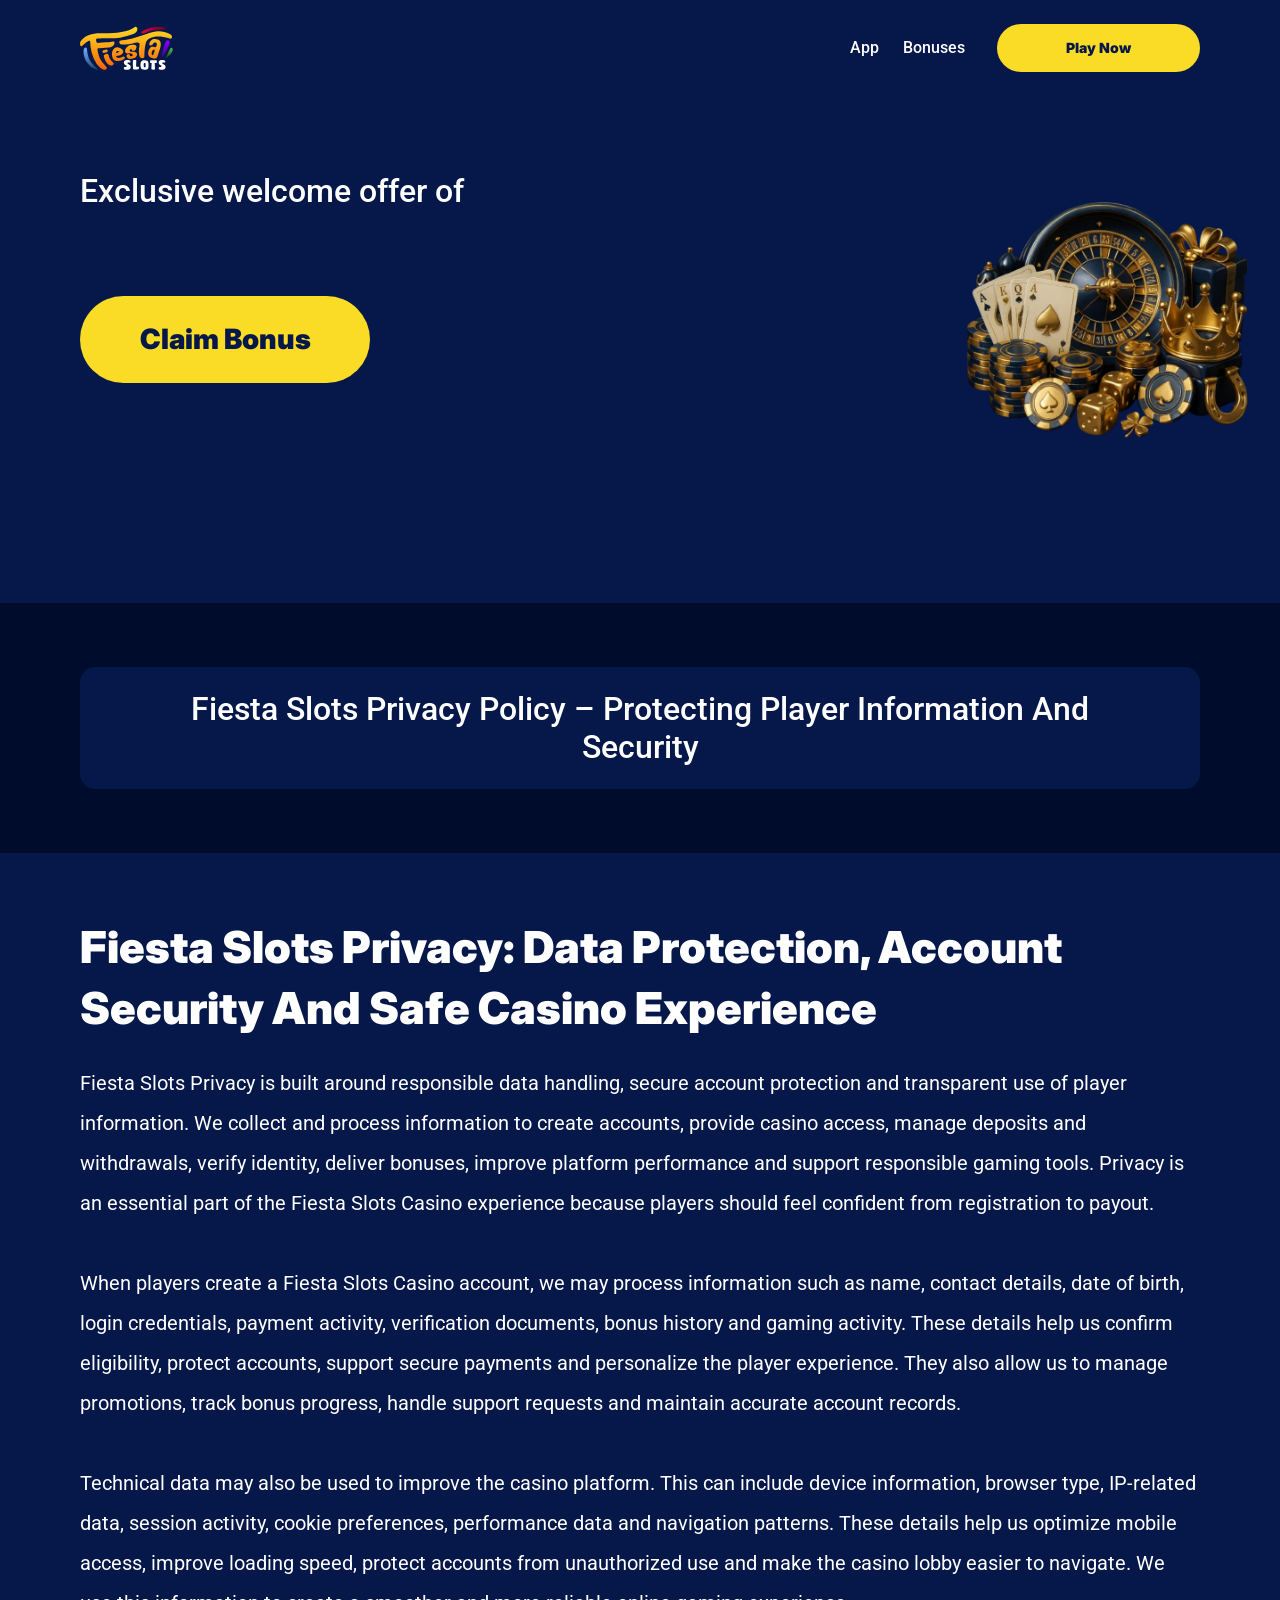
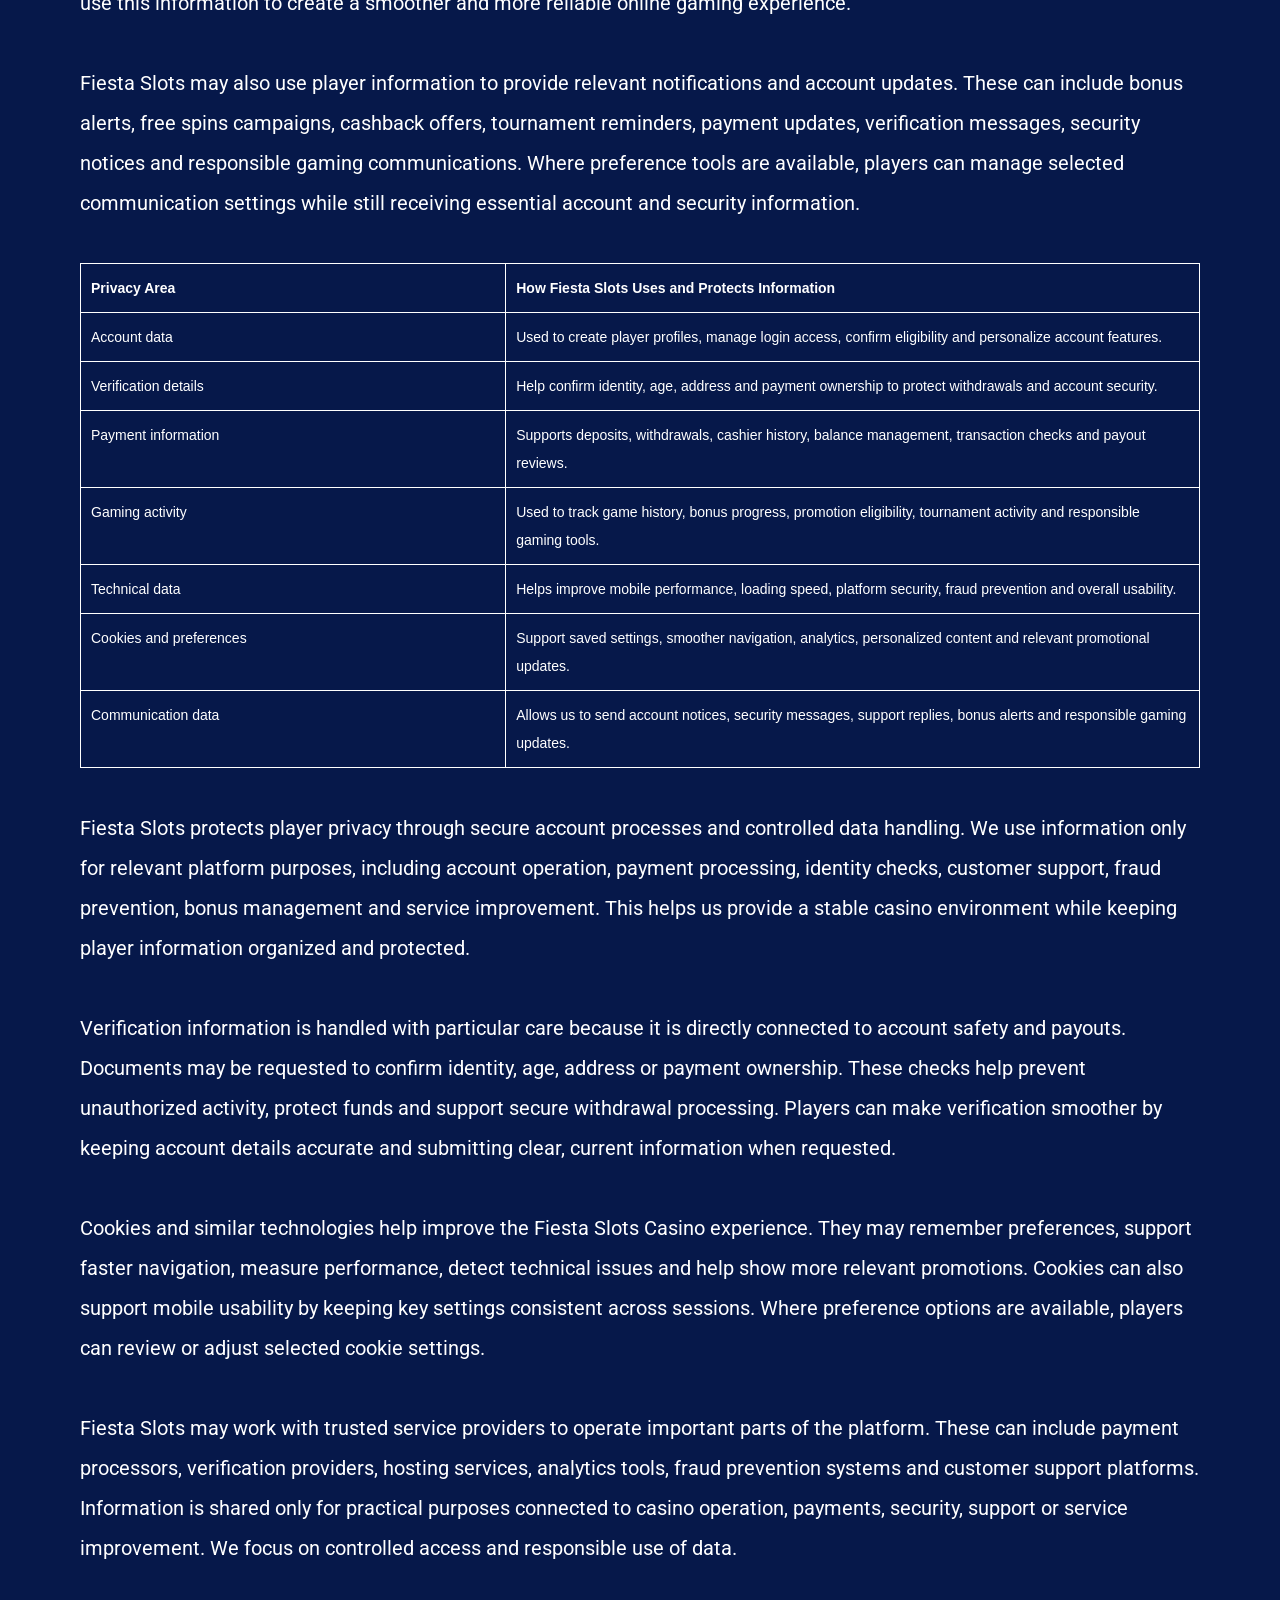
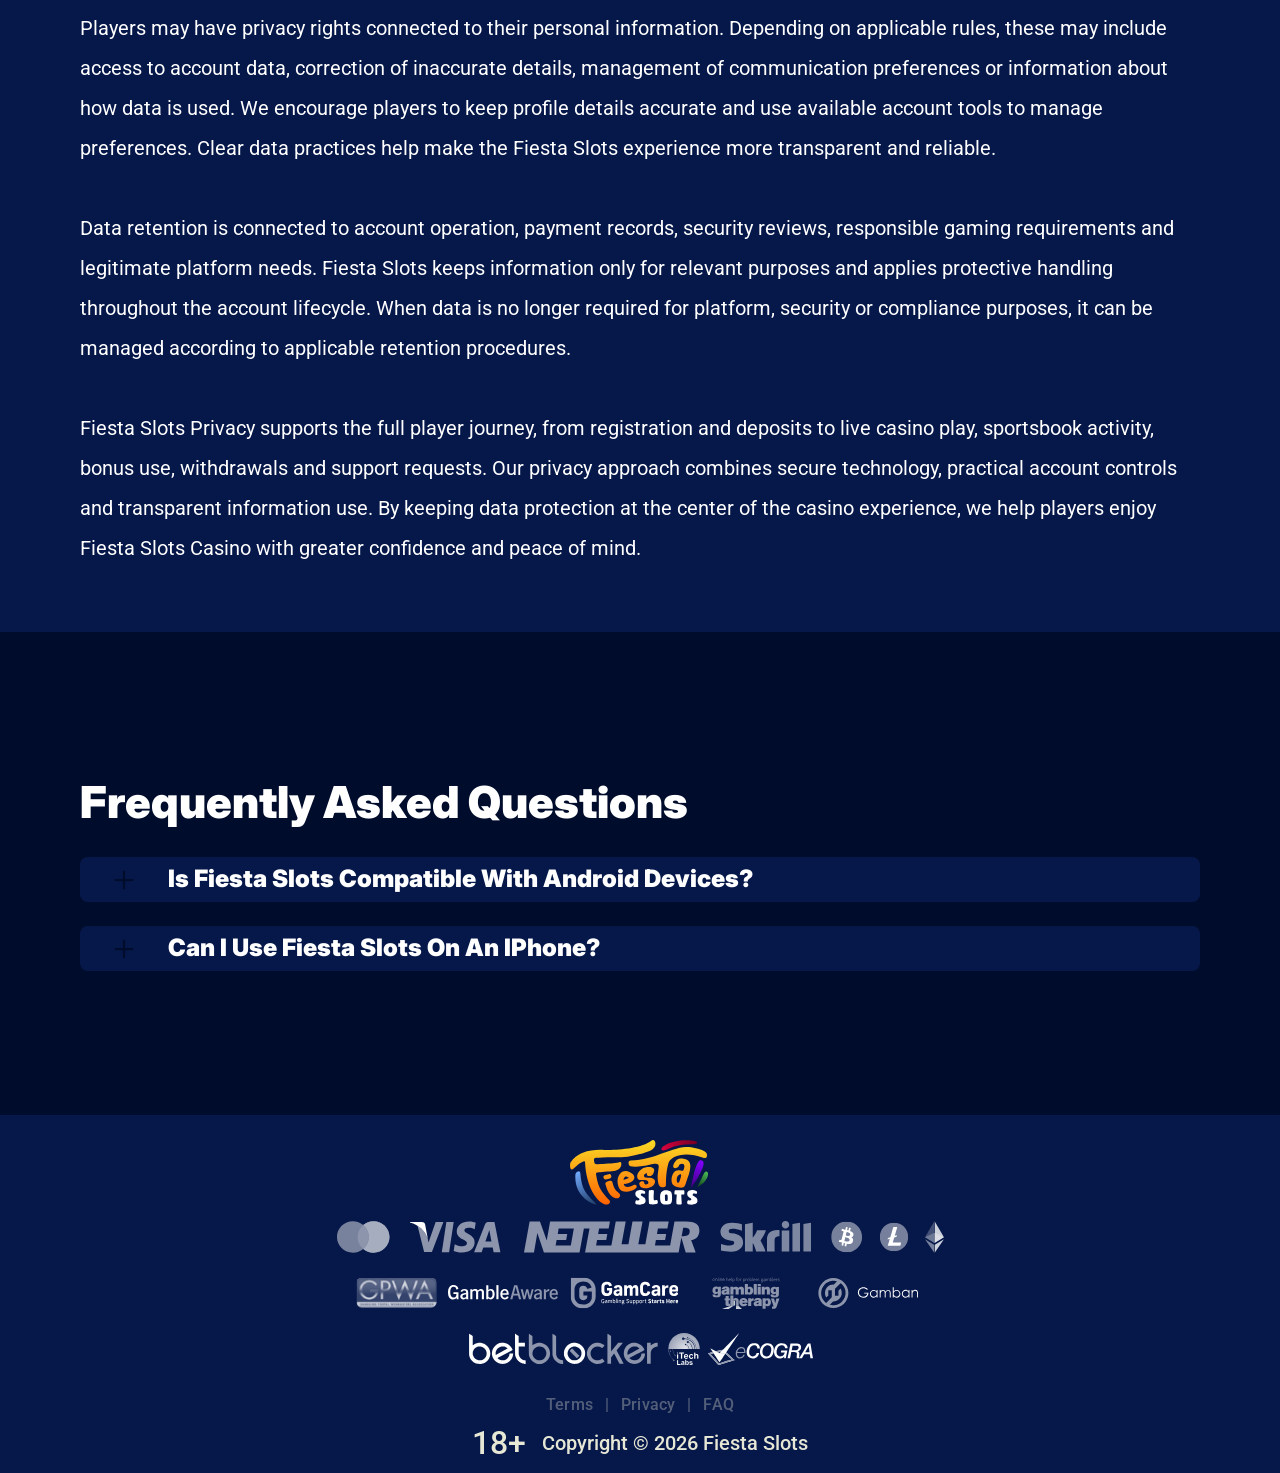
<file: privacy.html>
<!DOCTYPE html>
<html lang="en">

<head>
    <meta charset="utf-8">

    <script src="./common.js"></script>
    <script src="./pages.js"></script>

    <link rel="manifest" href="./manifest.json">

    <link rel="preconnect" href="https://fonts.googleapis.com" />
    <link rel="preconnect" href="https://fonts.gstatic.com" crossorigin />
    <!-- Google Fonts -->
    <link
            href="https://fonts.googleapis.com/css2?family=Inter:wght@300;400;500;600;700&display=swap"
            rel="stylesheet"
    />

    <!-- Google Fonts -->
    <link
            href="https://fonts.googleapis.com/css2?family=Roboto:wght@300;400;500;600;700&display=swap"
            rel="stylesheet"
    />

    <meta name="viewport" content="width=device-width, initial-scale=1, minimum-scale=1, maximum-scale=2">
    <link rel="preload" as="image" href="_assets/images/1781520821-logo.svg" fetchpriority="high">
    <link rel="stylesheet" href="./normalize.css">
    <link rel="stylesheet" href="./index.css">
    <meta name="theme-color" content="">
    <title>Fiesta Slots Privacy Policy and Data Protection</title>
    <meta name="description"
          content="Learn how Fiesta Slots protects player information through advanced security systems, encryption technology, and responsible data management.">
    <link rel="canonical" href="https://fiesta-slots-online.com/privacy">
    <meta property="og:title" content="Fiesta Slots Privacy Policy and Data Protection">
    <meta property="og:description"
          content="Learn how Fiesta Slots protects player information through advanced security systems, encryption technology, and responsible data management.">
    <meta property="og:url" content="https://fiesta-slots-online.com/privacy">
    <meta property="og:site_name" content="Fiesta Slots Privacy Policy and Data Protection">
    <meta property="og:locale" content="en">
    <meta property="og:image" content="_assets/images/1781520705-main.webp">
    <meta property="og:image:width" content="1200">
    <meta property="og:image:height" content="630">
    <meta property="og:type" content="website">
    <meta name="twitter:card" content="summary_large_image">
    <meta name="twitter:site" content="fiesta-slots-online.com/privacy">
    <meta name="twitter:title" content="Fiesta Slots Privacy Policy and Data Protection">
    <meta name="twitter:description"
          content="Learn how Fiesta Slots protects player information through advanced security systems, encryption technology, and responsible data management.">
    <meta name="twitter:image" content="_assets/images/1781520705-main.webp">
    <meta name="twitter:image:width" content="1200">
    <meta name="twitter:image:height" content="630">
    <link rel="icon" href="_assets/images/1781520711-favicon.svg" type="image/x-icon" sizes="16x16">
    <meta name="language" content="en">
    <link rel="apple-touch-icon" href="_assets/images/1781520696-favicon.svg" sizes="96x96">
    <link rel="icon" href="_assets/images/1781520696-favicon.svg" type="image/webp" sizes="192x192">

    <link rel="preload" href="_assets/images/1781520843-main.webp" as="image" fetchpriority="high">

</head>

<body>
<svg
        style="display: none"
        xmlns="http://www.w3.org/2000/svg"
        width="1em"
        height="1em"
        viewBox="0 0 256 256"
>
    <symbol id="minus-icon" viewBox="0 0 256 256">
        <path
                fill="#000c2c"
                d="M228 128a12 12 0 0 1-12 12H40a12 12 0 0 1 0-24h176a12 12 0 0 1 12 12"
        />
    </symbol>
</svg>

<svg
        style="display: none"
        xmlns="http://www.w3.org/2000/svg"
        width="1em"
        height="1em"
        viewBox="0 0 32 32"
>
    <symbol id="globe-icon" viewBox="0 0 32 32">
        <path
                fill="#FADB26"
                d="M32.032 16c0-8.501-6.677-15.472-15.072-15.969-0.173-0.019-0.346-0.032-0.523-0.032-0.052 0-0.104 0.005-0.156 0.007-0.093-0.002-0.186-0.007-0.281-0.007-8.84 0-16.032 7.178-16.032 16.001s7.192 16.001 16.032 16.001c0.094 0 0.188-0.006 0.281-0.008 0.052 0.002 0.104 0.008 0.156 0.008 0.176 0 0.349-0.012 0.523-0.032 8.395-0.497 15.072-7.468 15.072-15.969zM29.049 21.151c-0.551-0.16-1.935-0.507-4.377-0.794 0.202-1.381 0.313-2.84 0.313-4.357 0-1.196-0.069-2.354-0.197-3.469 3.094-0.37 4.45-0.835 4.54-0.867l-0.372-1.050c0.695 1.659 1.080 3.478 1.080 5.386 0 1.818-0.352 3.555-0.987 5.151zM8.921 16c0-1.119 0.074-2.212 0.21-3.263 1.621 0.127 3.561 0.222 5.839 0.243v6.939c-2.219 0.021-4.114 0.111-5.709 0.234-0.22-1.319-0.34-2.715-0.34-4.154zM16.967 2.132c2.452 0.711 4.552 4.115 5.492 8.628-1.512 0.12-3.332 0.209-5.492 0.229v-8.857zM14.971 2.156v8.832c-2.136-0.021-3.965-0.109-5.502-0.226 0.96-4.457 3.076-7.836 5.502-8.606zM14.971 21.913l0 7.929c-2.263-0.718-4.256-3.705-5.293-7.719 1.492-0.11 3.253-0.189 5.292-0.21zM16.967 29.868l-0-7.955c2.061 0.020 3.814 0.102 5.288 0.217-1.019 4.067-3 7.076-5.288 7.738zM16.967 19.92l0-6.939c2.291-0.021 4.218-0.118 5.818-0.25 0.131 1.053 0.203 2.147 0.203 3.268 0 1.442-0.116 2.84-0.329 4.16-1.575-0.128-3.462-0.219-5.692-0.24zM28.588 9.81c-0.302 0.094-1.564 0.453-4.094 0.751-0.564-2.998-1.584-5.561-2.91-7.412 3.048 1.325 5.535 3.697 7.005 6.661zM11.213 2.831c-1.632 1.873-2.963 4.568-3.691 7.754-2.265-0.245-3.623-0.534-4.166-0.665 1.585-3.27 4.407-5.836 7.856-7.088zM2.614 11.787c0.385 0.104 1.841 0.467 4.549 0.766-0.155 1.107-0.24 2.26-0.24 3.447 0 1.509 0.136 2.96 0.383 4.334-2.325 0.251-3.755 0.552-4.396 0.706-0.607-1.566-0.944-3.264-0.944-5.041 0-1.467 0.228-2.883 0.649-4.213zM3.784 22.886c0.727-0.154 2.029-0.39 3.956-0.591 0.759 2.803 1.993 5.175 3.473 6.874-3.16-1.148-5.79-3.398-7.429-6.282v0zM21.583 28.849c1.195-1.665 2.14-3.907 2.728-6.525 1.982 0.227 3.226 0.494 3.853 0.652-1.5 2.596-3.808 4.669-6.581 5.873z">
        </path>
    </symbol>
</svg>

<svg width="32" height="31" viewBox="0 0 32 31" fill="none" xmlns="http://www.w3.org/2000/svg">
    <symbol id="star-icon" viewBox="0 0 32 31">
        <path d="M10.0431 24.5932L15.8898 21.0667L21.7365 24.6396L20.2052 17.9577L25.3559 13.5031L18.5811 12.8999L15.8898 6.58913L13.1985 12.8535L6.42371 13.4567L11.5744 17.9577L10.0431 24.5932ZM15.8898 25.4285L8.187 30.0687C7.84672 30.2853 7.49096 30.3781 7.11975 30.3471C6.74853 30.3162 6.42371 30.1925 6.1453 29.9759C5.86688 29.7594 5.65034 29.489 5.49566 29.1648C5.34099 28.8406 5.31005 28.4768 5.40286 28.0734L7.44456 19.3034L0.623417 13.4103C0.314068 13.1319 0.121034 12.8145 0.0443157 12.4581C-0.0324028 12.1017 -0.00951111 11.754 0.112991 11.415C0.235493 11.0759 0.421103 10.7975 0.669819 10.5797C0.918536 10.362 1.25882 10.2227 1.69067 10.1621L10.6927 9.37327L14.1729 1.11366C14.3276 0.742438 14.5676 0.464023 14.8931 0.278414C15.2185 0.0928044 15.5507 0 15.8898 0C16.2288 0 16.5611 0.0928044 16.8865 0.278414C17.2119 0.464023 17.452 0.742438 17.6067 1.11366L21.0869 9.37327L30.0889 10.1621C30.522 10.224 30.8623 10.3632 31.1098 10.5797C31.3572 10.7963 31.5428 11.0747 31.6666 11.415C31.7903 11.7553 31.8138 12.1036 31.7371 12.46C31.6604 12.8163 31.4667 13.1331 31.1562 13.4103L24.335 19.3034L26.3767 28.0734C26.4695 28.4756 26.4386 28.8394 26.2839 29.1648C26.1292 29.4902 25.9127 29.7606 25.6343 29.9759C25.3559 30.1912 25.0311 30.315 24.6598 30.3471C24.2886 30.3793 23.9329 30.2865 23.5926 30.0687L15.8898 25.4285Z" fill="#FADB26"/>
    </symbol>
</svg>

<svg
        xmlns="http://www.w3.org/2000/svg"
        width="1em"
        height="1em"
        viewBox="0 0 256 256"
>
    <symbol id="plus-icon" viewBox="0 0 256 256">
        <path
                fill="#000c2c"
                d="M228 128a12 12 0 0 1-12 12h-76v76a12 12 0 0 1-24 0v-76H40a12 12 0 0 1 0-24h76V40a12 12 0 0 1 24 0v76h76a12 12 0 0 1 12 12"
        />
    </symbol>
</svg>

<svg
        width="33"
        height="32"
        viewBox="0 0 33 32"
        fill="none"
        xmlns="http://www.w3.org/2000/svg"
>
    <symbol id="play-icon" viewBox="0 0 33 32">
        <path
                d="M16.8334 0.0786133C7.9606 0.0786133 0.767578 7.20678 0.767578 15.9998C0.767578 24.7929 7.9606 31.921 16.8334 31.921C25.7061 31.921 32.8992 24.7929 32.8992 15.9998C32.8992 7.20678 25.7061 0.0786133 16.8334 0.0786133ZM22.3861 16.8438L14.3532 21.8192C14.1907 21.9197 14.0059 21.9703 13.821 21.9703C13.6536 21.9703 13.4859 21.929 13.3342 21.8454C13.015 21.67 12.8169 21.3372 12.8169 20.9752V11.0244C12.8169 10.6625 13.015 10.3296 13.3342 10.1543C13.6533 9.97788 14.0436 9.98857 14.3532 10.1805L22.3861 15.1559C22.6796 15.3381 22.858 15.6568 22.858 15.9998C22.858 16.3428 22.6796 16.6616 22.3861 16.8438Z"
                fill="#FADB26"
        />
    </symbol>
</svg>

<svg
        width="20"
        height="20"
        viewBox="0 0 20 20"
        fill="none"
        xmlns="http://www.w3.org/2000/svg"
>
    <symbol id="information-outline" viewBox="0 0 20 20">
        <path
                d="M9 7H11V5H9V7ZM10 18C5.59 18 2 14.41 2 10C2 5.59 5.59 2 10 2C14.41 2 18 5.59 18 10C18 14.41 14.41 18 10 18ZM10 0C8.68678 0 7.38642 0.258658 6.17317 0.761205C4.95991 1.26375 3.85752 2.00035 2.92893 2.92893C1.05357 4.8043 0 7.34784 0 10C0 12.6522 1.05357 15.1957 2.92893 17.0711C3.85752 17.9997 4.95991 18.7362 6.17317 19.2388C7.38642 19.7413 8.68678 20 10 20C12.6522 20 15.1957 18.9464 17.0711 17.0711C18.9464 15.1957 20 12.6522 20 10C20 8.68678 19.7413 7.38642 19.2388 6.17317C18.7362 4.95991 17.9997 3.85752 17.0711 2.92893C16.1425 2.00035 15.0401 1.26375 13.8268 0.761205C12.6136 0.258658 11.3132 0 10 0ZM9 15H11V9H9V15Z"
                fill="#ffffff"
        />
    </symbol>
</svg>

<div class="wrapper">
    <header class="header" id="top">
        <div class="headerBlock">
            <div class="headerLogoContainer"><a href="/" aria-label="Main page"><img class="header__logo logo"
                                                                                                     src="_assets/images/1781520821-logo.svg" alt="Fiesta Slots" /></a></div>

            <div class="navBlockMain">

                <!-- Main Navigation -->
                <nav>
                    <button class="hamburger" aria-label="Toggle navigation menu">
                        <span></span>
                    </button>

                    <ul class="nav__list nav__list--header">

                        <li><a href="index">index</a></li>
                        <li><a href="app">App</a></li>
                        <li><a href="bonuses">Bonuses</a></li>
                        <li><a href="terms">Terms</a></li>
                        <li><a href="privacy">Privacy</a></li>
                        <li><a href="faq">FAQ</a></li>

                    </ul>
                </nav>
                <!-- CTA buttons -->
                <div class="btn__list">

                    <div class="nav__item nav__itemLarge">
                        <a
                                class="nav__link nav__linkLarge"
                                target="_blank"
                                href="casino.html?id=example-offer-id"
                                aria-label="Play Now"
                                id="navPlayNow"
                        >
                            Play Now
                        </a>
                    </div>
                </div>
            </div>
        </div>
    </header>
    <main class="main">
        <section class="heroContainer">
            <div class="hero">
                <div class="heroBlock block">
                    <div class="heroGroup">
                        <div class="heroTextGroup">
                            <p class="heroText heroTextDesktop">Exclusive welcome offer of</p>
                            <p class="heroText heroTextMobile">Exclusive welcome bonus of</p>
                            <p class="heroText heroTextBonus" id="bonusText"></p>
                        </div><a target="_blank" class="heroLink" id="bonusLink" href="/" aria-label="Play game"><span
                            class="heroButton btn btn--large">Claim Bonus</span></a>
                    </div>
                </div>
            </div>
            <div class="heroUnder">
                <h1 class="heroText heroMainTitle">Fiesta Slots Privacy Policy – Protecting Player Information and Security</h1>
            </div>
        </section>
        <div class="historyCircleContainer">
            <section class="history">
                <div class="container">
                    <div class="historyBlock block">
                        <h2 class="historyTitle title">Fiesta Slots Privacy: Data Protection, Account Security and Safe Casino Experience</h2>
                        <div class="historyDescription">

<p>
Fiesta Slots Privacy is built around responsible data handling, secure account protection and transparent use of player information. We collect and process information to create accounts, provide casino access, manage deposits and withdrawals, verify identity, deliver bonuses, improve platform performance and support responsible gaming tools. Privacy is an essential part of the Fiesta Slots Casino experience because players should feel confident from registration to payout.
</p>
<br>
<p>
When players create a Fiesta Slots Casino account, we may process information such as name, contact details, date of birth, login credentials, payment activity, verification documents, bonus history and gaming activity. These details help us confirm eligibility, protect accounts, support secure payments and personalize the player experience. They also allow us to manage promotions, track bonus progress, handle support requests and maintain accurate account records.
</p>
<br>
<p>
Technical data may also be used to improve the casino platform. This can include device information, browser type, IP-related data, session activity, cookie preferences, performance data and navigation patterns. These details help us optimize mobile access, improve loading speed, protect accounts from unauthorized use and make the casino lobby easier to navigate. We use this information to create a smoother and more reliable online gaming experience.
</p>
<br>
<p>
Fiesta Slots may also use player information to provide relevant notifications and account updates. These can include bonus alerts, free spins campaigns, cashback offers, tournament reminders, payment updates, verification messages, security notices and responsible gaming communications. Where preference tools are available, players can manage selected communication settings while still receiving essential account and security information.
</p>

<br>

<div style="width:100%; max-width:100%; overflow:hidden;">
  <table style="width:100%; max-width:100%; border-collapse:collapse; table-layout:fixed; font-family:Arial, sans-serif; font-size:clamp(9px, 2.2vw, 14px); color:#ffffff; background:transparent;">
    <tr>
      <th style="width:38%; border:1px solid #ffffff; padding:clamp(5px, 1.5vw, 10px); text-align:left; vertical-align:top; color:#ffffff; background:transparent; word-break:break-word;">
        Privacy Area
      </th>
      <th style="width:62%; border:1px solid #ffffff; padding:clamp(5px, 1.5vw, 10px); text-align:left; vertical-align:top; color:#ffffff; background:transparent; word-break:break-word;">
        How Fiesta Slots Uses and Protects Information
      </th>
    </tr>

    <tr>
      <td style="border:1px solid #ffffff; padding:clamp(5px, 1.5vw, 10px); vertical-align:top; color:#ffffff; background:transparent; word-break:break-word;">
        Account data
      </td>
      <td style="border:1px solid #ffffff; padding:clamp(5px, 1.5vw, 10px); vertical-align:top; color:#ffffff; background:transparent; word-break:break-word;">
        Used to create player profiles, manage login access, confirm eligibility and personalize account features.
      </td>
    </tr>

    <tr>
      <td style="border:1px solid #ffffff; padding:clamp(5px, 1.5vw, 10px); vertical-align:top; color:#ffffff; background:transparent; word-break:break-word;">
        Verification details
      </td>
      <td style="border:1px solid #ffffff; padding:clamp(5px, 1.5vw, 10px); vertical-align:top; color:#ffffff; background:transparent; word-break:break-word;">
        Help confirm identity, age, address and payment ownership to protect withdrawals and account security.
      </td>
    </tr>

    <tr>
      <td style="border:1px solid #ffffff; padding:clamp(5px, 1.5vw, 10px); vertical-align:top; color:#ffffff; background:transparent; word-break:break-word;">
        Payment information
      </td>
      <td style="border:1px solid #ffffff; padding:clamp(5px, 1.5vw, 10px); vertical-align:top; color:#ffffff; background:transparent; word-break:break-word;">
        Supports deposits, withdrawals, cashier history, balance management, transaction checks and payout reviews.
      </td>
    </tr>

    <tr>
      <td style="border:1px solid #ffffff; padding:clamp(5px, 1.5vw, 10px); vertical-align:top; color:#ffffff; background:transparent; word-break:break-word;">
        Gaming activity
      </td>
      <td style="border:1px solid #ffffff; padding:clamp(5px, 1.5vw, 10px); vertical-align:top; color:#ffffff; background:transparent; word-break:break-word;">
        Used to track game history, bonus progress, promotion eligibility, tournament activity and responsible gaming tools.
      </td>
    </tr>

    <tr>
      <td style="border:1px solid #ffffff; padding:clamp(5px, 1.5vw, 10px); vertical-align:top; color:#ffffff; background:transparent; word-break:break-word;">
        Technical data
      </td>
      <td style="border:1px solid #ffffff; padding:clamp(5px, 1.5vw, 10px); vertical-align:top; color:#ffffff; background:transparent; word-break:break-word;">
        Helps improve mobile performance, loading speed, platform security, fraud prevention and overall usability.
      </td>
    </tr>

    <tr>
      <td style="border:1px solid #ffffff; padding:clamp(5px, 1.5vw, 10px); vertical-align:top; color:#ffffff; background:transparent; word-break:break-word;">
        Cookies and preferences
      </td>
      <td style="border:1px solid #ffffff; padding:clamp(5px, 1.5vw, 10px); vertical-align:top; color:#ffffff; background:transparent; word-break:break-word;">
        Support saved settings, smoother navigation, analytics, personalized content and relevant promotional updates.
      </td>
    </tr>

    <tr>
      <td style="border:1px solid #ffffff; padding:clamp(5px, 1.5vw, 10px); vertical-align:top; color:#ffffff; background:transparent; word-break:break-word;">
        Communication data
      </td>
      <td style="border:1px solid #ffffff; padding:clamp(5px, 1.5vw, 10px); vertical-align:top; color:#ffffff; background:transparent; word-break:break-word;">
        Allows us to send account notices, security messages, support replies, bonus alerts and responsible gaming updates.
      </td>
    </tr>
  </table>
</div>

<br>

<p>
Fiesta Slots protects player privacy through secure account processes and controlled data handling. We use information only for relevant platform purposes, including account operation, payment processing, identity checks, customer support, fraud prevention, bonus management and service improvement. This helps us provide a stable casino environment while keeping player information organized and protected.
</p><br>

<p>
Verification information is handled with particular care because it is directly connected to account safety and payouts. Documents may be requested to confirm identity, age, address or payment ownership. These checks help prevent unauthorized activity, protect funds and support secure withdrawal processing. Players can make verification smoother by keeping account details accurate and submitting clear, current information when requested.
</p><br>

<p>
Cookies and similar technologies help improve the Fiesta Slots Casino experience. They may remember preferences, support faster navigation, measure performance, detect technical issues and help show more relevant promotions. Cookies can also support mobile usability by keeping key settings consistent across sessions. Where preference options are available, players can review or adjust selected cookie settings.
</p>
<br>
<p>
Fiesta Slots may work with trusted service providers to operate important parts of the platform. These can include payment processors, verification providers, hosting services, analytics tools, fraud prevention systems and customer support platforms. Information is shared only for practical purposes connected to casino operation, payments, security, support or service improvement. We focus on controlled access and responsible use of data.
</p>
<br>
<p>
Players may have privacy rights connected to their personal information. Depending on applicable rules, these may include access to account data, correction of inaccurate details, management of communication preferences or information about how data is used. We encourage players to keep profile details accurate and use available account tools to manage preferences. Clear data practices help make the Fiesta Slots experience more transparent and reliable.
</p>
<br>
<p>
Data retention is connected to account operation, payment records, security reviews, responsible gaming requirements and legitimate platform needs. Fiesta Slots keeps information only for relevant purposes and applies protective handling throughout the account lifecycle. When data is no longer required for platform, security or compliance purposes, it can be managed according to applicable retention procedures.
</p>
<br>
<p>
Fiesta Slots Privacy supports the full player journey, from registration and deposits to live casino play, sportsbook activity, bonus use, withdrawals and support requests. Our privacy approach combines secure technology, practical account controls and transparent information use. By keeping data protection at the center of the casino experience, we help players enjoy Fiesta Slots Casino with greater confidence and peace of mind.
</p></div>
                    </div>
                </div>
            </section>
        </div>
        <section class="faq">
            <div class="container">
                <div class="faqBlock block">
                    <h2 class="faqTitle title"><span>Frequently Asked Questions</span></h2>
                    <div class="faqGroup"><input class="faqInput" type="checkbox" id="is_fiesta_slots_compatible_with_android_devices"/><label
                            class="faqLabel" for="is_fiesta_slots_compatible_with_android_devices">

                        <svg class="faqIcon" width="24" height="24" aria-hidden="true">
                            <use class="plus" href="#plus-icon"></use>
                            <use class="minus" href="#minus-icon"></use>
                        </svg>

                        <span class="gradientContainer"> Is Fiesta Slots compatible with Android devices? </span></label>
                        <div class="faqContent">
                            <p>Yes, Android users can access all major platform features.</p>
                        </div>
                    </div>
                    <div class="faqGroup"><input class="faqInput" type="checkbox" id="can_i_use_fiesta_slots_on_an_iphone"/><label
                            class="faqLabel" for="can_i_use_fiesta_slots_on_an_iphone">

                        <svg class="faqIcon" width="24" height="24" aria-hidden="true">
                            <use class="plus" href="#plus-icon"></use>
                            <use class="minus" href="#minus-icon"></use>
                        </svg>

                        <span class="gradientContainer"> Can I use Fiesta Slots on an iPhone? </span></label>
                        <div class="faqContent">
                            <p>Yes, our mobile platform supports iOS devices.</p>
                        </div>
                    </div>
                </div>
            </div>
        </section>
    </main>
</div>

<footer class="footer">
    <div class="footerContainer">
        <div class="footerTop">
            <div class="footerLogoContainer"><a href="https://fiesta-slots-online.com/privacy" aria-label="Main page"><img class="footer__logo"
                                                                                                     src="_assets/images/1781520827-logo.svg" alt="" width="140"
                                                                                                     height="48" /></a></div>
            <div class="footerPay">
                <div class="payBlock"><img class="payElementGrey"
                                           src="./assets/images/footer/payment/masterCard.svg" alt="MasterCard" /><img
                        class="payElementColor" src="./assets/images/footer/payment/masterCard--color.svg"
                        alt="MasterCard" title="MasterCard in Fiesta Slots" /></div>
                <div class="payBlock"><img class="payElementGrey" src="./assets/images/footer/payment/visa.svg"
                                           alt="Visa" /><img class="payElementColor"
                                                             src="./assets/images/footer/payment/visa--color.svg" alt="Visa" title="Visa in Fiesta Slots" /></div>
                <div class="payBlock"><img class="payElementGrey" src="./assets/images/footer/payment/neteller.svg"
                                           alt="Neteller" /><img class="payElementColor"
                                                                 src="./assets/images/footer/payment/neteller--color.svg" alt="Neteller" title="Neteller in Fiesta Slots" /></div>
                <div class="payBlock"><img class="payElementGrey" src="./assets/images/footer/payment/skrill.svg"
                                           alt="Skrill" /><img class="payElementColor"
                                                               src="./assets/images/footer/payment/skrill--color.svg" alt="Skrill" title="Skrill in Fiesta Slots" /></div>
                <div class="payBlock"><img class="payElementGrey" src="./assets/images/footer/payment/bitcoin.svg"
                                           alt="Bitcoin" /><img class="payElementColor"
                                                                src="./assets/images/footer/payment/bitcoin--color.svg" alt="Bitcoin" title="Bitcoin in Fiesta Slots" /></div>
                <div class="payBlock"><img class="payElementGrey" src="./assets/images/footer/payment/litecoin.svg"
                                           alt="Litecoin" /><img class="payElementColor"
                                                                 src="./assets/images/footer/payment/litecoin--color.svg" alt="Litecoin" title="Litecoin in Fiesta Slots" /></div>
                <div class="payBlock"><img class="payElementGrey" src="./assets/images/footer/payment/ethereum.svg"
                                           alt="Etherium" /><img class="payElementColor"
                                                                 src="./assets/images/footer/payment/ethereum--color.svg" alt="Etherium" title="Etherium in Fiesta Slots" /></div>
            </div>
        </div>
        <div class="footerMiddle">
            <div class="footerOperator">
                <div class="operatorBlock"><img class="operatorElementGrey"
                                                src="./assets/images/footer/operator/gpwa.svg" alt="GPWA" /><img
                        class="operatorElementColor" src="./assets/images/footer/operator/gpwa--color.svg"
                        alt="GPWA" title="GPWA in Fiesta Slots" /></div>
                <div class="operatorBlock"><img class="operatorElementGrey"
                                                src="./assets/images/footer/operator/gambleaware.svg" alt="Gamble Aware" /><img
                        class="operatorElementColor" src="./assets/images/footer/operator/gambleaware--color.svg"
                        alt="Gamble Aware" title="Gamble Aware in Fiesta Slots" /></div>
                <div class="operatorBlock"><img class="operatorElementGrey"
                                                src="./assets/images/footer/operator/gamcare.svg" alt="Game care" /><img
                        class="operatorElementColor" src="./assets/images/footer/operator/gamcare--color.svg"
                        alt="Game care" title="Game care in Fiesta Slots" /></div>
                <div class="operatorBlock"><img class="operatorElementGrey"
                                                src="./assets/images/footer/operator/gambling-therapy.svg" alt="Gambling Therapy" /><img
                        class="operatorElementColor"
                        src="./assets/images/footer/operator/gambling-therapy--color.svg" alt="Gambling Therapy" title="Gambling Therapy in Fiesta Slots" />
                </div>
                <div class="operatorBlock"><img class="operatorElementGrey"
                                                src="./assets/images/footer/operator/gamban.svg" alt="Gamban" /><img
                        class="operatorElementColor" src="./assets/images/footer/operator/gamban--color.svg"
                        alt="Gamban" title="Gamban in Fiesta Slots" /></div>
                <div class="operatorBlock"><img class="operatorElementGrey"
                                                src="./assets/images/footer/operator/betblocker.svg" alt="BetBlocker" /><img
                        class="operatorElementColor" src="./assets/images/footer/operator/betblocker--color.svg"
                        alt="BetBlocker" title="BetBlocker in Fiesta Slots" /></div>
                <div class="operatorBlock"><img class="operatorElementGrey"
                                                src="./assets/images/footer/operator/itech_labs.svg" alt="ITech Labs" /><img
                        class="operatorElementColor" src="./assets/images/footer/operator/itech_labs--color.svg"
                        alt="ITech Labs" title="ITech Labs in Fiesta Slots" /></div>
                <div class="operatorBlock"><img class="operatorElementGrey"
                                                src="./assets/images/footer/operator/ecogra.svg" alt="Ecogra" /><img
                        class="operatorElementColor" src="./assets/images/footer/operator/ecogra--color.svg"
                        alt="Ecogra" title="Ecogra in Fiesta Slots" /></div>
            </div>
        </div>
        <div class="footerNavBlock">
            <nav>
                <ul class="nav__list--footer">

                    <li class="footer__navItem"><a href="index">index</a></li>
                    <li class="footer__navItem"><a href="app">App</a></li>
                    <li class="footer__navItem"><a href="bonuses">Bonuses</a></li>
                    <li class="footer__navItem"><a href="terms">Terms</a></li>
                    <li class="footer__navItem"><a href="privacy">Privacy</a></li>
                    <li class="footer__navItem"><a href="faq">FAQ</a></li>

                </ul>
            </nav>
        </div>
        <div class="footerBottom">
            <div class="footerBottomGroup">
                <p class="footerBottomAge">18+</p>
                <p class="footerBottomCopyright">Copyright © <span class="js-current-year"></span> Fiesta Slots </p>
            </div>
        </div>
    </div>
</footer>

<script>
    var playButtonName = "#play-icon";
    var informationOutlineName =
        "#information-outline";
    var topCasinoButtonText = "Claim Bonus";
    var welcomeBonusText = "Welcome bonus";
    var bonusDetailsButtonText = "";
    var playNowText = "";
    var maximumAmountText = "";
    var wagerText = "";
    var bonusCodeText = "";
    var depositText = "";
    var casinoName = "Fiesta Slots";
</script>

</body>
</html>
</file>
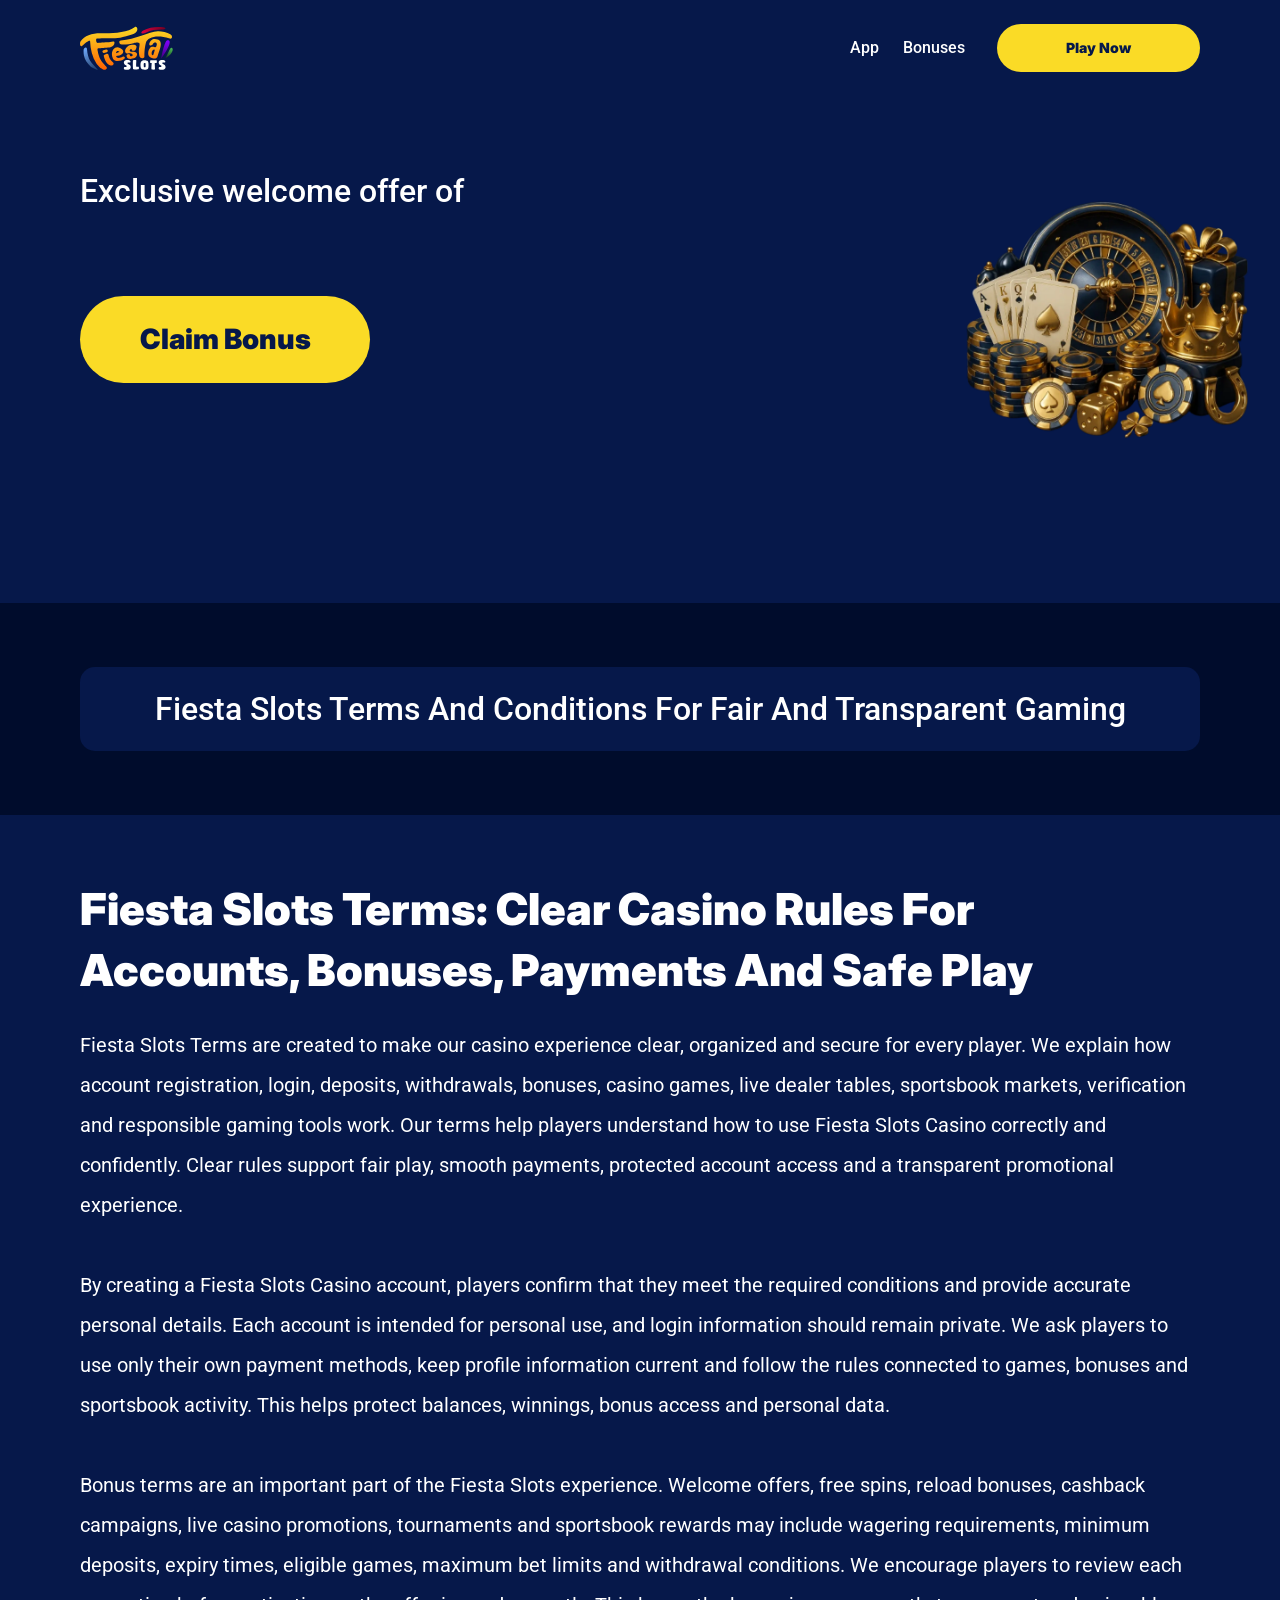
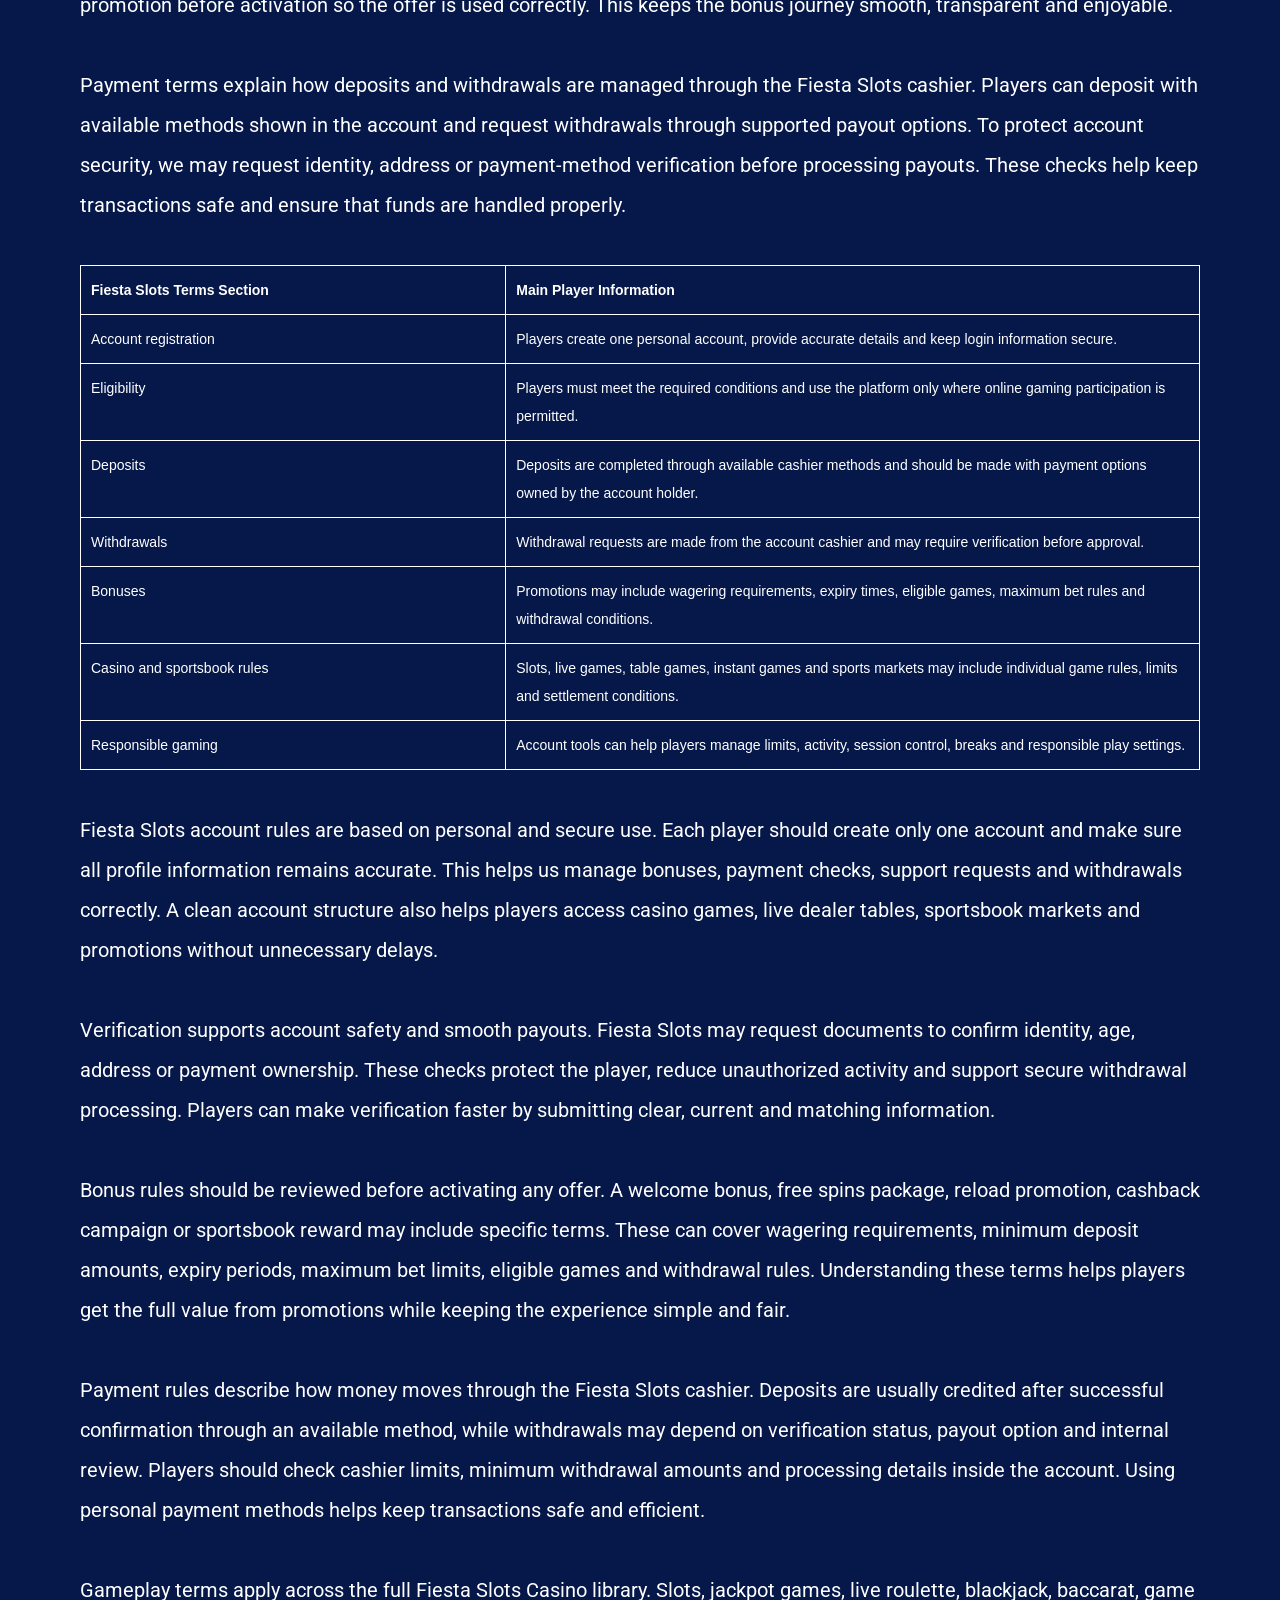
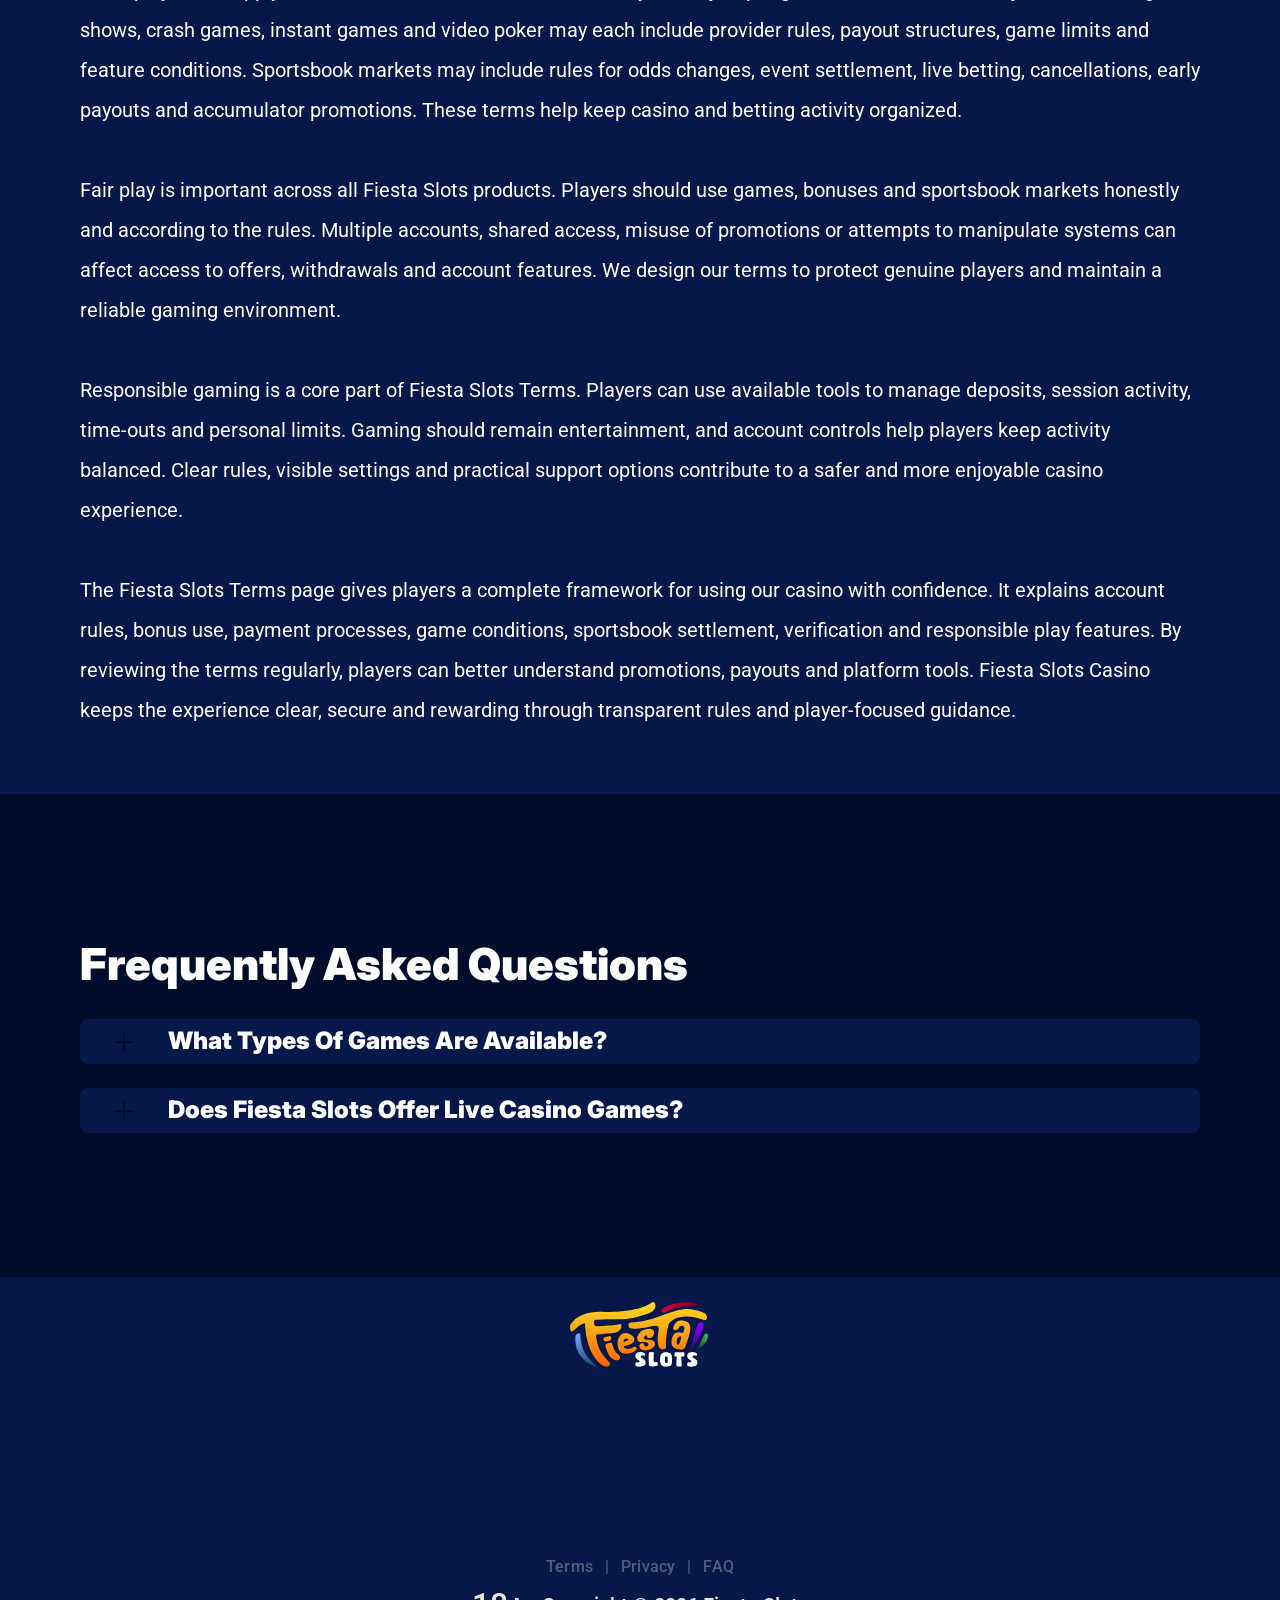
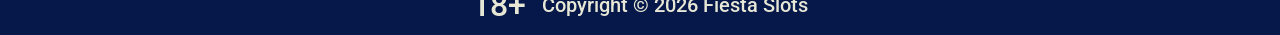
<file: terms.html>
<!DOCTYPE html>
<html lang="en">

<head>
    <meta charset="utf-8">

    <script src="./common.js"></script>
    <script src="./pages.js"></script>

    <link rel="manifest" href="./manifest.json">

    <link rel="preconnect" href="https://fonts.googleapis.com" />
    <link rel="preconnect" href="https://fonts.gstatic.com" crossorigin />
    <!-- Google Fonts -->
    <link
            href="https://fonts.googleapis.com/css2?family=Inter:wght@300;400;500;600;700&display=swap"
            rel="stylesheet"
    />

    <!-- Google Fonts -->
    <link
            href="https://fonts.googleapis.com/css2?family=Roboto:wght@300;400;500;600;700&display=swap"
            rel="stylesheet"
    />

    <meta name="viewport" content="width=device-width, initial-scale=1, minimum-scale=1, maximum-scale=2">
    <link rel="preload" as="image" href="_assets/images/1781520821-logo.svg" fetchpriority="high">
    <link rel="stylesheet" href="./normalize.css">
    <link rel="stylesheet" href="./index.css">
    <meta name="theme-color" content="">
    <title>Fiesta Slots Terms and Conditions</title>
    <meta name="description"
          content="Review the official Fiesta Slots terms and conditions covering account registration, gameplay, promotions, payments, and platform usage.">
    <link rel="canonical" href="https://fiesta-slots-online.com/terms">
    <meta property="og:title" content="Fiesta Slots Terms and Conditions">
    <meta property="og:description"
          content="Review the official Fiesta Slots terms and conditions covering account registration, gameplay, promotions, payments, and platform usage.">
    <meta property="og:url" content="https://fiesta-slots-online.com/terms">
    <meta property="og:site_name" content="Fiesta Slots Terms and Conditions">
    <meta property="og:locale" content="en">
    <meta property="og:image" content="_assets/images/1781520705-main.webp">
    <meta property="og:image:width" content="1200">
    <meta property="og:image:height" content="630">
    <meta property="og:type" content="website">
    <meta name="twitter:card" content="summary_large_image">
    <meta name="twitter:site" content="fiesta-slots-online.com/terms">
    <meta name="twitter:title" content="Fiesta Slots Terms and Conditions">
    <meta name="twitter:description"
          content="Review the official Fiesta Slots terms and conditions covering account registration, gameplay, promotions, payments, and platform usage.">
    <meta name="twitter:image" content="_assets/images/1781520705-main.webp">
    <meta name="twitter:image:width" content="1200">
    <meta name="twitter:image:height" content="630">
    <link rel="icon" href="_assets/images/1781520711-favicon.svg" type="image/x-icon" sizes="16x16">
    <meta name="language" content="en">
    <link rel="apple-touch-icon" href="_assets/images/1781520696-favicon.svg" sizes="96x96">
    <link rel="icon" href="_assets/images/1781520696-favicon.svg" type="image/webp" sizes="192x192">

    <link rel="preload" href="_assets/images/1781520843-main.webp" as="image" fetchpriority="high">

</head>

<body>
<svg
        style="display: none"
        xmlns="http://www.w3.org/2000/svg"
        width="1em"
        height="1em"
        viewBox="0 0 256 256"
>
    <symbol id="minus-icon" viewBox="0 0 256 256">
        <path
                fill="#000c2c"
                d="M228 128a12 12 0 0 1-12 12H40a12 12 0 0 1 0-24h176a12 12 0 0 1 12 12"
        />
    </symbol>
</svg>

<svg
        style="display: none"
        xmlns="http://www.w3.org/2000/svg"
        width="1em"
        height="1em"
        viewBox="0 0 32 32"
>
    <symbol id="globe-icon" viewBox="0 0 32 32">
        <path
                fill="#FADB26"
                d="M32.032 16c0-8.501-6.677-15.472-15.072-15.969-0.173-0.019-0.346-0.032-0.523-0.032-0.052 0-0.104 0.005-0.156 0.007-0.093-0.002-0.186-0.007-0.281-0.007-8.84 0-16.032 7.178-16.032 16.001s7.192 16.001 16.032 16.001c0.094 0 0.188-0.006 0.281-0.008 0.052 0.002 0.104 0.008 0.156 0.008 0.176 0 0.349-0.012 0.523-0.032 8.395-0.497 15.072-7.468 15.072-15.969zM29.049 21.151c-0.551-0.16-1.935-0.507-4.377-0.794 0.202-1.381 0.313-2.84 0.313-4.357 0-1.196-0.069-2.354-0.197-3.469 3.094-0.37 4.45-0.835 4.54-0.867l-0.372-1.050c0.695 1.659 1.080 3.478 1.080 5.386 0 1.818-0.352 3.555-0.987 5.151zM8.921 16c0-1.119 0.074-2.212 0.21-3.263 1.621 0.127 3.561 0.222 5.839 0.243v6.939c-2.219 0.021-4.114 0.111-5.709 0.234-0.22-1.319-0.34-2.715-0.34-4.154zM16.967 2.132c2.452 0.711 4.552 4.115 5.492 8.628-1.512 0.12-3.332 0.209-5.492 0.229v-8.857zM14.971 2.156v8.832c-2.136-0.021-3.965-0.109-5.502-0.226 0.96-4.457 3.076-7.836 5.502-8.606zM14.971 21.913l0 7.929c-2.263-0.718-4.256-3.705-5.293-7.719 1.492-0.11 3.253-0.189 5.292-0.21zM16.967 29.868l-0-7.955c2.061 0.020 3.814 0.102 5.288 0.217-1.019 4.067-3 7.076-5.288 7.738zM16.967 19.92l0-6.939c2.291-0.021 4.218-0.118 5.818-0.25 0.131 1.053 0.203 2.147 0.203 3.268 0 1.442-0.116 2.84-0.329 4.16-1.575-0.128-3.462-0.219-5.692-0.24zM28.588 9.81c-0.302 0.094-1.564 0.453-4.094 0.751-0.564-2.998-1.584-5.561-2.91-7.412 3.048 1.325 5.535 3.697 7.005 6.661zM11.213 2.831c-1.632 1.873-2.963 4.568-3.691 7.754-2.265-0.245-3.623-0.534-4.166-0.665 1.585-3.27 4.407-5.836 7.856-7.088zM2.614 11.787c0.385 0.104 1.841 0.467 4.549 0.766-0.155 1.107-0.24 2.26-0.24 3.447 0 1.509 0.136 2.96 0.383 4.334-2.325 0.251-3.755 0.552-4.396 0.706-0.607-1.566-0.944-3.264-0.944-5.041 0-1.467 0.228-2.883 0.649-4.213zM3.784 22.886c0.727-0.154 2.029-0.39 3.956-0.591 0.759 2.803 1.993 5.175 3.473 6.874-3.16-1.148-5.79-3.398-7.429-6.282v0zM21.583 28.849c1.195-1.665 2.14-3.907 2.728-6.525 1.982 0.227 3.226 0.494 3.853 0.652-1.5 2.596-3.808 4.669-6.581 5.873z">
        </path>
    </symbol>
</svg>

<svg width="32" height="31" viewBox="0 0 32 31" fill="none" xmlns="http://www.w3.org/2000/svg">
    <symbol id="star-icon" viewBox="0 0 32 31">
        <path d="M10.0431 24.5932L15.8898 21.0667L21.7365 24.6396L20.2052 17.9577L25.3559 13.5031L18.5811 12.8999L15.8898 6.58913L13.1985 12.8535L6.42371 13.4567L11.5744 17.9577L10.0431 24.5932ZM15.8898 25.4285L8.187 30.0687C7.84672 30.2853 7.49096 30.3781 7.11975 30.3471C6.74853 30.3162 6.42371 30.1925 6.1453 29.9759C5.86688 29.7594 5.65034 29.489 5.49566 29.1648C5.34099 28.8406 5.31005 28.4768 5.40286 28.0734L7.44456 19.3034L0.623417 13.4103C0.314068 13.1319 0.121034 12.8145 0.0443157 12.4581C-0.0324028 12.1017 -0.00951111 11.754 0.112991 11.415C0.235493 11.0759 0.421103 10.7975 0.669819 10.5797C0.918536 10.362 1.25882 10.2227 1.69067 10.1621L10.6927 9.37327L14.1729 1.11366C14.3276 0.742438 14.5676 0.464023 14.8931 0.278414C15.2185 0.0928044 15.5507 0 15.8898 0C16.2288 0 16.5611 0.0928044 16.8865 0.278414C17.2119 0.464023 17.452 0.742438 17.6067 1.11366L21.0869 9.37327L30.0889 10.1621C30.522 10.224 30.8623 10.3632 31.1098 10.5797C31.3572 10.7963 31.5428 11.0747 31.6666 11.415C31.7903 11.7553 31.8138 12.1036 31.7371 12.46C31.6604 12.8163 31.4667 13.1331 31.1562 13.4103L24.335 19.3034L26.3767 28.0734C26.4695 28.4756 26.4386 28.8394 26.2839 29.1648C26.1292 29.4902 25.9127 29.7606 25.6343 29.9759C25.3559 30.1912 25.0311 30.315 24.6598 30.3471C24.2886 30.3793 23.9329 30.2865 23.5926 30.0687L15.8898 25.4285Z" fill="#FADB26"/>
    </symbol>
</svg>

<svg
        xmlns="http://www.w3.org/2000/svg"
        width="1em"
        height="1em"
        viewBox="0 0 256 256"
>
    <symbol id="plus-icon" viewBox="0 0 256 256">
        <path
                fill="#000c2c"
                d="M228 128a12 12 0 0 1-12 12h-76v76a12 12 0 0 1-24 0v-76H40a12 12 0 0 1 0-24h76V40a12 12 0 0 1 24 0v76h76a12 12 0 0 1 12 12"
        />
    </symbol>
</svg>

<svg
        width="33"
        height="32"
        viewBox="0 0 33 32"
        fill="none"
        xmlns="http://www.w3.org/2000/svg"
>
    <symbol id="play-icon" viewBox="0 0 33 32">
        <path
                d="M16.8334 0.0786133C7.9606 0.0786133 0.767578 7.20678 0.767578 15.9998C0.767578 24.7929 7.9606 31.921 16.8334 31.921C25.7061 31.921 32.8992 24.7929 32.8992 15.9998C32.8992 7.20678 25.7061 0.0786133 16.8334 0.0786133ZM22.3861 16.8438L14.3532 21.8192C14.1907 21.9197 14.0059 21.9703 13.821 21.9703C13.6536 21.9703 13.4859 21.929 13.3342 21.8454C13.015 21.67 12.8169 21.3372 12.8169 20.9752V11.0244C12.8169 10.6625 13.015 10.3296 13.3342 10.1543C13.6533 9.97788 14.0436 9.98857 14.3532 10.1805L22.3861 15.1559C22.6796 15.3381 22.858 15.6568 22.858 15.9998C22.858 16.3428 22.6796 16.6616 22.3861 16.8438Z"
                fill="#FADB26"
        />
    </symbol>
</svg>

<svg
        width="20"
        height="20"
        viewBox="0 0 20 20"
        fill="none"
        xmlns="http://www.w3.org/2000/svg"
>
    <symbol id="information-outline" viewBox="0 0 20 20">
        <path
                d="M9 7H11V5H9V7ZM10 18C5.59 18 2 14.41 2 10C2 5.59 5.59 2 10 2C14.41 2 18 5.59 18 10C18 14.41 14.41 18 10 18ZM10 0C8.68678 0 7.38642 0.258658 6.17317 0.761205C4.95991 1.26375 3.85752 2.00035 2.92893 2.92893C1.05357 4.8043 0 7.34784 0 10C0 12.6522 1.05357 15.1957 2.92893 17.0711C3.85752 17.9997 4.95991 18.7362 6.17317 19.2388C7.38642 19.7413 8.68678 20 10 20C12.6522 20 15.1957 18.9464 17.0711 17.0711C18.9464 15.1957 20 12.6522 20 10C20 8.68678 19.7413 7.38642 19.2388 6.17317C18.7362 4.95991 17.9997 3.85752 17.0711 2.92893C16.1425 2.00035 15.0401 1.26375 13.8268 0.761205C12.6136 0.258658 11.3132 0 10 0ZM9 15H11V9H9V15Z"
                fill="#ffffff"
        />
    </symbol>
</svg>

<div class="wrapper">
    <header class="header" id="top">
        <div class="headerBlock">
            <div class="headerLogoContainer"><a href="/" aria-label="Main page"><img class="header__logo logo"
                                                                                                     src="_assets/images/1781520821-logo.svg" alt="Fiesta Slots" /></a></div>

            <div class="navBlockMain">

                <!-- Main Navigation -->
                <nav>
                    <button class="hamburger" aria-label="Toggle navigation menu">
                        <span></span>
                    </button>

                    <ul class="nav__list nav__list--header">

                        <li><a href="index">index</a></li>
                        <li><a href="app">App</a></li>
                        <li><a href="bonuses">Bonuses</a></li>
                        <li><a href="terms">Terms</a></li>
                        <li><a href="privacy">Privacy</a></li>
                        <li><a href="faq">FAQ</a></li>

                    </ul>
                </nav>
                <!-- CTA buttons -->
                <div class="btn__list">

                    <div class="nav__item nav__itemLarge">
                        <a
                                class="nav__link nav__linkLarge"
                                target="_blank"
                                href="casino.html?id=example-offer-id"
                                aria-label="Play Now"
                                id="navPlayNow"
                        >
                            Play Now
                        </a>
                    </div>
                </div>
            </div>
        </div>
    </header>
    <main class="main">
        <section class="heroContainer">
            <div class="hero">
                <div class="heroBlock block">
                    <div class="heroGroup">
                        <div class="heroTextGroup">
                            <p class="heroText heroTextDesktop">Exclusive welcome offer of</p>
                            <p class="heroText heroTextMobile">Exclusive welcome bonus of</p>
                            <p class="heroText heroTextBonus" id="bonusText"></p>
                        </div><a target="_blank" class="heroLink" id="bonusLink" href="/" aria-label="Play game"><span
                            class="heroButton btn btn--large">Claim Bonus</span></a>
                    </div>
                </div>
            </div>
            <div class="heroUnder">
                <h1 class="heroText heroMainTitle">Fiesta Slots Terms and Conditions for Fair and Transparent Gaming</h1>
            </div>
        </section>
        <div class="historyCircleContainer">
            <section class="history">
                <div class="container">
                    <div class="historyBlock block">
                        <h2 class="historyTitle title">Fiesta Slots Terms: Clear Casino Rules for Accounts, Bonuses, Payments and Safe Play</h2>
                        <div class="historyDescription">

<p>
Fiesta Slots Terms are created to make our casino experience clear, organized and secure for every player. We explain how account registration, login, deposits, withdrawals, bonuses, casino games, live dealer tables, sportsbook markets, verification and responsible gaming tools work. Our terms help players understand how to use Fiesta Slots Casino correctly and confidently. Clear rules support fair play, smooth payments, protected account access and a transparent promotional experience.
</p>
<br>
<p>
By creating a Fiesta Slots Casino account, players confirm that they meet the required conditions and provide accurate personal details. Each account is intended for personal use, and login information should remain private. We ask players to use only their own payment methods, keep profile information current and follow the rules connected to games, bonuses and sportsbook activity. This helps protect balances, winnings, bonus access and personal data.
</p>
<br>
<p>
Bonus terms are an important part of the Fiesta Slots experience. Welcome offers, free spins, reload bonuses, cashback campaigns, live casino promotions, tournaments and sportsbook rewards may include wagering requirements, minimum deposits, expiry times, eligible games, maximum bet limits and withdrawal conditions. We encourage players to review each promotion before activation so the offer is used correctly. This keeps the bonus journey smooth, transparent and enjoyable.
</p>
<br>
<p>
Payment terms explain how deposits and withdrawals are managed through the Fiesta Slots cashier. Players can deposit with available methods shown in the account and request withdrawals through supported payout options. To protect account security, we may request identity, address or payment-method verification before processing payouts. These checks help keep transactions safe and ensure that funds are handled properly.
</p>

<br>

<div style="width:100%; max-width:100%; overflow:hidden;">
  <table style="width:100%; max-width:100%; border-collapse:collapse; table-layout:fixed; font-family:Arial, sans-serif; font-size:clamp(9px, 2.2vw, 14px); color:#ffffff; background:transparent;">
    <tr>
      <th style="width:38%; border:1px solid #ffffff; padding:clamp(5px, 1.5vw, 10px); text-align:left; vertical-align:top; color:#ffffff; background:transparent; word-break:break-word;">
        Fiesta Slots Terms Section
      </th>
      <th style="width:62%; border:1px solid #ffffff; padding:clamp(5px, 1.5vw, 10px); text-align:left; vertical-align:top; color:#ffffff; background:transparent; word-break:break-word;">
        Main Player Information
      </th>
    </tr>

    <tr>
      <td style="border:1px solid #ffffff; padding:clamp(5px, 1.5vw, 10px); vertical-align:top; color:#ffffff; background:transparent; word-break:break-word;">
        Account registration
      </td>
      <td style="border:1px solid #ffffff; padding:clamp(5px, 1.5vw, 10px); vertical-align:top; color:#ffffff; background:transparent; word-break:break-word;">
        Players create one personal account, provide accurate details and keep login information secure.
      </td>
    </tr>

    <tr>
      <td style="border:1px solid #ffffff; padding:clamp(5px, 1.5vw, 10px); vertical-align:top; color:#ffffff; background:transparent; word-break:break-word;">
        Eligibility
      </td>
      <td style="border:1px solid #ffffff; padding:clamp(5px, 1.5vw, 10px); vertical-align:top; color:#ffffff; background:transparent; word-break:break-word;">
        Players must meet the required conditions and use the platform only where online gaming participation is permitted.
      </td>
    </tr>

    <tr>
      <td style="border:1px solid #ffffff; padding:clamp(5px, 1.5vw, 10px); vertical-align:top; color:#ffffff; background:transparent; word-break:break-word;">
        Deposits
      </td>
      <td style="border:1px solid #ffffff; padding:clamp(5px, 1.5vw, 10px); vertical-align:top; color:#ffffff; background:transparent; word-break:break-word;">
        Deposits are completed through available cashier methods and should be made with payment options owned by the account holder.
      </td>
    </tr>

    <tr>
      <td style="border:1px solid #ffffff; padding:clamp(5px, 1.5vw, 10px); vertical-align:top; color:#ffffff; background:transparent; word-break:break-word;">
        Withdrawals
      </td>
      <td style="border:1px solid #ffffff; padding:clamp(5px, 1.5vw, 10px); vertical-align:top; color:#ffffff; background:transparent; word-break:break-word;">
        Withdrawal requests are made from the account cashier and may require verification before approval.
      </td>
    </tr>

    <tr>
      <td style="border:1px solid #ffffff; padding:clamp(5px, 1.5vw, 10px); vertical-align:top; color:#ffffff; background:transparent; word-break:break-word;">
        Bonuses
      </td>
      <td style="border:1px solid #ffffff; padding:clamp(5px, 1.5vw, 10px); vertical-align:top; color:#ffffff; background:transparent; word-break:break-word;">
        Promotions may include wagering requirements, expiry times, eligible games, maximum bet rules and withdrawal conditions.
      </td>
    </tr>

    <tr>
      <td style="border:1px solid #ffffff; padding:clamp(5px, 1.5vw, 10px); vertical-align:top; color:#ffffff; background:transparent; word-break:break-word;">
        Casino and sportsbook rules
      </td>
      <td style="border:1px solid #ffffff; padding:clamp(5px, 1.5vw, 10px); vertical-align:top; color:#ffffff; background:transparent; word-break:break-word;">
        Slots, live games, table games, instant games and sports markets may include individual game rules, limits and settlement conditions.
      </td>
    </tr>

    <tr>
      <td style="border:1px solid #ffffff; padding:clamp(5px, 1.5vw, 10px); vertical-align:top; color:#ffffff; background:transparent; word-break:break-word;">
        Responsible gaming
      </td>
      <td style="border:1px solid #ffffff; padding:clamp(5px, 1.5vw, 10px); vertical-align:top; color:#ffffff; background:transparent; word-break:break-word;">
        Account tools can help players manage limits, activity, session control, breaks and responsible play settings.
      </td>
    </tr>
  </table>
</div>

<br>

<p>
Fiesta Slots account rules are based on personal and secure use. Each player should create only one account and make sure all profile information remains accurate. This helps us manage bonuses, payment checks, support requests and withdrawals correctly. A clean account structure also helps players access casino games, live dealer tables, sportsbook markets and promotions without unnecessary delays.
</p><br>

<p>
Verification supports account safety and smooth payouts. Fiesta Slots may request documents to confirm identity, age, address or payment ownership. These checks protect the player, reduce unauthorized activity and support secure withdrawal processing. Players can make verification faster by submitting clear, current and matching information.
</p>
<br>
<p>
Bonus rules should be reviewed before activating any offer. A welcome bonus, free spins package, reload promotion, cashback campaign or sportsbook reward may include specific terms. These can cover wagering requirements, minimum deposit amounts, expiry periods, maximum bet limits, eligible games and withdrawal rules. Understanding these terms helps players get the full value from promotions while keeping the experience simple and fair.
</p><br>

<p>
Payment rules describe how money moves through the Fiesta Slots cashier. Deposits are usually credited after successful confirmation through an available method, while withdrawals may depend on verification status, payout option and internal review. Players should check cashier limits, minimum withdrawal amounts and processing details inside the account. Using personal payment methods helps keep transactions safe and efficient.
</p>
<br>
<p>
Gameplay terms apply across the full Fiesta Slots Casino library. Slots, jackpot games, live roulette, blackjack, baccarat, game shows, crash games, instant games and video poker may each include provider rules, payout structures, game limits and feature conditions. Sportsbook markets may include rules for odds changes, event settlement, live betting, cancellations, early payouts and accumulator promotions. These terms help keep casino and betting activity organized.
</p>
<br>
<p>
Fair play is important across all Fiesta Slots products. Players should use games, bonuses and sportsbook markets honestly and according to the rules. Multiple accounts, shared access, misuse of promotions or attempts to manipulate systems can affect access to offers, withdrawals and account features. We design our terms to protect genuine players and maintain a reliable gaming environment.
</p>
<br>
<p>
Responsible gaming is a core part of Fiesta Slots Terms. Players can use available tools to manage deposits, session activity, time-outs and personal limits. Gaming should remain entertainment, and account controls help players keep activity balanced. Clear rules, visible settings and practical support options contribute to a safer and more enjoyable casino experience.
</p><br>

<p>
The Fiesta Slots Terms page gives players a complete framework for using our casino with confidence. It explains account rules, bonus use, payment processes, game conditions, sportsbook settlement, verification and responsible play features. By reviewing the terms regularly, players can better understand promotions, payouts and platform tools. Fiesta Slots Casino keeps the experience clear, secure and rewarding through transparent rules and player-focused guidance.
</p></div>
                    </div>
                </div>
            </section>
        </div>
        <section class="faq">
            <div class="container">
                <div class="faqBlock block">
                    <h2 class="faqTitle title"><span>Frequently Asked Questions</span></h2>
                    <div class="faqGroup"><input class="faqInput" type="checkbox" id="what_types_of_games_are_available"/><label
                            class="faqLabel" for="what_types_of_games_are_available">

                        <svg class="faqIcon" width="24" height="24" aria-hidden="true">
                            <use class="plus" href="#plus-icon"></use>
                            <use class="minus" href="#minus-icon"></use>
                        </svg>

                        <span class="gradientContainer"> What types of games are available? </span></label>
                        <div class="faqContent">
                            <p>We offer slot games, live casino games, table games, and jackpot titles.</p>
                        </div>
                    </div>
                    <div class="faqGroup"><input class="faqInput" type="checkbox" id="does_fiesta_slots_offer_live_casino_games"/><label
                            class="faqLabel" for="does_fiesta_slots_offer_live_casino_games">

                        <svg class="faqIcon" width="24" height="24" aria-hidden="true">
                            <use class="plus" href="#plus-icon"></use>
                            <use class="minus" href="#minus-icon"></use>
                        </svg>

                        <span class="gradientContainer"> Does Fiesta Slots offer live casino games? </span></label>
                        <div class="faqContent">
                            <p>Yes, guests can enjoy a variety of live dealer experiences.</p>
                        </div>
                    </div>
                </div>
            </div>
        </section>
    </main>
</div>

<footer class="footer">
    <div class="footerContainer">
        <div class="footerTop">
            <div class="footerLogoContainer"><a href="https://fiesta-slots-online.com/terms" aria-label="Main page"><img class="footer__logo"
                                                                                                     src="_assets/images/1781520827-logo.svg" alt="" width="140"
                                                                                                     height="48" /></a></div>
            <div class="footerPay">
                <div class="payBlock"><img class="payElementGrey"
                                           src="./assets/images/footer/payment/masterCard.svg" alt="MasterCard" /><img
                        class="payElementColor" src="./assets/images/footer/payment/masterCard--color.svg"
                        alt="MasterCard" title="MasterCard in Fiesta Slots" /></div>
                <div class="payBlock"><img class="payElementGrey" src="./assets/images/footer/payment/visa.svg"
                                           alt="Visa" /><img class="payElementColor"
                                                             src="./assets/images/footer/payment/visa--color.svg" alt="Visa" title="Visa in Fiesta Slots" /></div>
                <div class="payBlock"><img class="payElementGrey" src="./assets/images/footer/payment/neteller.svg"
                                           alt="Neteller" /><img class="payElementColor"
                                                                 src="./assets/images/footer/payment/neteller--color.svg" alt="Neteller" title="Neteller in Fiesta Slots" /></div>
                <div class="payBlock"><img class="payElementGrey" src="./assets/images/footer/payment/skrill.svg"
                                           alt="Skrill" /><img class="payElementColor"
                                                               src="./assets/images/footer/payment/skrill--color.svg" alt="Skrill" title="Skrill in Fiesta Slots" /></div>
                <div class="payBlock"><img class="payElementGrey" src="./assets/images/footer/payment/bitcoin.svg"
                                           alt="Bitcoin" /><img class="payElementColor"
                                                                src="./assets/images/footer/payment/bitcoin--color.svg" alt="Bitcoin" title="Bitcoin in Fiesta Slots" /></div>
                <div class="payBlock"><img class="payElementGrey" src="./assets/images/footer/payment/litecoin.svg"
                                           alt="Litecoin" /><img class="payElementColor"
                                                                 src="./assets/images/footer/payment/litecoin--color.svg" alt="Litecoin" title="Litecoin in Fiesta Slots" /></div>
                <div class="payBlock"><img class="payElementGrey" src="./assets/images/footer/payment/ethereum.svg"
                                           alt="Etherium" /><img class="payElementColor"
                                                                 src="./assets/images/footer/payment/ethereum--color.svg" alt="Etherium" title="Etherium in Fiesta Slots" /></div>
            </div>
        </div>
        <div class="footerMiddle">
            <div class="footerOperator">
                <div class="operatorBlock"><img class="operatorElementGrey"
                                                src="./assets/images/footer/operator/gpwa.svg" alt="GPWA" /><img
                        class="operatorElementColor" src="./assets/images/footer/operator/gpwa--color.svg"
                        alt="GPWA" title="GPWA in Fiesta Slots" /></div>
                <div class="operatorBlock"><img class="operatorElementGrey"
                                                src="./assets/images/footer/operator/gambleaware.svg" alt="Gamble Aware" /><img
                        class="operatorElementColor" src="./assets/images/footer/operator/gambleaware--color.svg"
                        alt="Gamble Aware" title="Gamble Aware in Fiesta Slots" /></div>
                <div class="operatorBlock"><img class="operatorElementGrey"
                                                src="./assets/images/footer/operator/gamcare.svg" alt="Game care" /><img
                        class="operatorElementColor" src="./assets/images/footer/operator/gamcare--color.svg"
                        alt="Game care" title="Game care in Fiesta Slots" /></div>
                <div class="operatorBlock"><img class="operatorElementGrey"
                                                src="./assets/images/footer/operator/gambling-therapy.svg" alt="Gambling Therapy" /><img
                        class="operatorElementColor"
                        src="./assets/images/footer/operator/gambling-therapy--color.svg" alt="Gambling Therapy" title="Gambling Therapy in Fiesta Slots" />
                </div>
                <div class="operatorBlock"><img class="operatorElementGrey"
                                                src="./assets/images/footer/operator/gamban.svg" alt="Gamban" /><img
                        class="operatorElementColor" src="./assets/images/footer/operator/gamban--color.svg"
                        alt="Gamban" title="Gamban in Fiesta Slots" /></div>
                <div class="operatorBlock"><img class="operatorElementGrey"
                                                src="./assets/images/footer/operator/betblocker.svg" alt="BetBlocker" /><img
                        class="operatorElementColor" src="./assets/images/footer/operator/betblocker--color.svg"
                        alt="BetBlocker" title="BetBlocker in Fiesta Slots" /></div>
                <div class="operatorBlock"><img class="operatorElementGrey"
                                                src="./assets/images/footer/operator/itech_labs.svg" alt="ITech Labs" /><img
                        class="operatorElementColor" src="./assets/images/footer/operator/itech_labs--color.svg"
                        alt="ITech Labs" title="ITech Labs in Fiesta Slots" /></div>
                <div class="operatorBlock"><img class="operatorElementGrey"
                                                src="./assets/images/footer/operator/ecogra.svg" alt="Ecogra" /><img
                        class="operatorElementColor" src="./assets/images/footer/operator/ecogra--color.svg"
                        alt="Ecogra" title="Ecogra in Fiesta Slots" /></div>
            </div>
        </div>
        <div class="footerNavBlock">
            <nav>
                <ul class="nav__list--footer">

                    <li class="footer__navItem"><a href="index">index</a></li>
                    <li class="footer__navItem"><a href="app">App</a></li>
                    <li class="footer__navItem"><a href="bonuses">Bonuses</a></li>
                    <li class="footer__navItem"><a href="terms">Terms</a></li>
                    <li class="footer__navItem"><a href="privacy">Privacy</a></li>
                    <li class="footer__navItem"><a href="faq">FAQ</a></li>

                </ul>
            </nav>
        </div>
        <div class="footerBottom">
            <div class="footerBottomGroup">
                <p class="footerBottomAge">18+</p>
                <p class="footerBottomCopyright">Copyright © <span class="js-current-year"></span> Fiesta Slots </p>
            </div>
        </div>
    </div>
</footer>

<script>
    var playButtonName = "#play-icon";
    var informationOutlineName =
        "#information-outline";
    var topCasinoButtonText = "Claim Bonus";
    var welcomeBonusText = "Welcome bonus";
    var bonusDetailsButtonText = "";
    var playNowText = "";
    var maximumAmountText = "";
    var wagerText = "";
    var bonusCodeText = "";
    var depositText = "";
    var casinoName = "Fiesta Slots";
</script>

</body>
</html>
</file>
<file: index.css>
.main,.wrapper{width:100%;display:flex;position:relative}.btn,.main,.wrapper{position:relative}.btn,.not-found-title,.subtitle,.title{font-family:var(--accent-font);font-weight:900}.btn,.nav__item,.subtitle,.title{font-weight:900}.operatorElementGrey,.payElementGrey{mix-blend-mode:screen}.btn,.heroTitle,.subtitle,.title{text-transform:capitalize}.casinoCard,.heroTitle,.nav__list,.nav__list--footer{letter-spacing:0}.cardName,.casinoCard,.loader-body,.not-found-content{text-align:center}.bonusDetailsImage,.cardImage{filter:drop-shadow(0 .125rem .125rem rgb(0 0 0 / .75))}.btn:hover,.gameContainer:hover,.nav__item:hover{transform:scale(1.1)}.btn:hover,.faqLabel:hover,.gradientContainer:hover,.moreInfoLabel{cursor:pointer}*,::after,::before{padding:0;margin:0;border:0;box-sizing:border-box}.btn,.btn--large{border-radius:6.25rem;line-height:1.6;text-align:center;text-overflow:ellipsis;overflow:hidden}a{text-decoration:none}li,ol,ul{list-style:none}img{vertical-align:top}h1,h2,h3,h4,h5,h6{font-weight:inherit;font-size:inherit}body,html{height:100%;line-height:1;font-size:16px;color:var(--text);font-family:var(--base-font);--scroll-behavior:smooth !important;scroll-behavior:smooth!important}body.overflow{overflow:hidden}.wrapper{min-height:100%;flex-direction:column;overflow-x:hidden}.container{max-width:90rem;margin:0 auto}.main{flex:1 1 auto;flex-direction:column;background:var(--main-bg)}.block{margin:0 auto;max-width:70rem;padding:0}.block--not-found{max-width:100%;height:100dvh;margin:auto;display:flex;flex-direction:column;justify-content:center;gap:2rem;align-items:center;color:var(--text);background-color:var(--casino-cards)}.btn,.loader-body{justify-content:center;display:flex}.not-found-title{font-size:4rem;color:var(--welcome-bonus-text)}.btn,.btn a{color:var(--button-text)}.not-found-content{font-size:1.5rem;margin:.3125rem;color:var(--text)}.block--not-found button{margin-top:1.875rem}.btn{width:13.625rem;height:3.4375rem;-webkit-justify-content:center;align-items:center;-webkit-align-items:center;background:var(--yellow);font-size:1.25rem;transition:0.2s;box-shadow:inset 0 0 0 .125rem transparent,0 0 0 .125rem #fff0}.btn--large{width:17.5rem;height:5.4375rem;font-size:1.75rem;gap:6.25rem;box-shadow:inset 0 0 0 .1875rem #fff0,0 .125rem 0 0 #fff0;background:var(--yellow-button);color:var(--main-button-text)}.btn--medium{width:13rem;height:3.25rem;font-size:1.25rem;line-height:1.6}.content,.subtitle,.title{line-height:1.39;color:var(--text)}.btn--small{width:9.125rem}.title{font-size:2.75rem}.title span{color:var(--text)}.subtitle{font-size:2.5rem}.content{font-family:var(--base-font);font-size:1.25rem}.logo{width:100%;height:auto}.heroTitle,.nav__item{font-family:var(--accent-font)}.nav__select__container{cursor:pointer;scale:1!important;transform:scale(1)!important}.nav__select{background:var(--bg);color:var(--lang-select-color);text-transform:uppercase;cursor:pointer}:root{--accent-font:'Inter', sans-serif;--base-font:'Roboto', sans-serif;--welcome-bonus-font:'', sans-serif;--lang-select-color:#222829;--bg:#06184A;--bg-light:#06184A;--main-bg:#000C2C;--text:#ffffff;--text-black:#ffffff;--table-head:#25ac61;--text-head:#ffffff;--hero-title-text:#222829;--yellow:#000c2c;--yellow-button:#FADB26;--welcome-bonus-bg:#06184A;--button-text:#FADB26;--main-button-text:#06184a;--border-color:#efefdc;--casino-cards:#06184A;--welcome-bonus-text:#fb333d;--bonus-border-head:#efefdc;--bonus-border:#000033;--pay-back:;--providers-back:#06184A;--faq-label:#06184A;--bg-footer:#06184A;--copyright:#e7e7d5;--link-hover:#ffffff;--icon-color:;--top-games-hover-fg:#deeadf;--text-link-footer:#FADB26}.loader-body{width:100%;height:100vh;align-content:center;transition:0.5s;align-items:center;background-color:var(--casino-cards)}.header,.nav__item{justify-content:center;display:flex}.loader__img{width:7.5rem;height:7.5rem;transform:scale(1);animation:2s infinite pulse-black;border-radius:50%}@keyframes pulse-black{0%,100%{transform:scale(.8);box-shadow:0 0 0 1.25rem var(--yellow)}70%{transform:scale(1);box-shadow:0 0 0 .625rem #fff0}}.loader{width:6.25rem;height:6.25rem;border:.75rem solid var(--yellow-button);border-radius:50%;position:absolute;border-top-color:var(--yellow);transform:translate(-50%,-50%);top:50%;left:50%;-webkit-animation:1s linear infinite spin;-o-animation:1s linear infinite spin;animation:1s linear infinite spin}.loader-body.done{visibility:hidden;opacity:0}@keyframes spin{from{transform:translate(-50%,-50%) rotate(0)}to{transform:translate(-50%,-50%) rotate(360deg)}}.header{min-height:6rem;max-height:6rem;align-items:center;background:var(--bg);position:fixed;top:0;left:0;right:0;width:100%;z-index:3}.headerBlock{width:100%;max-width:90rem;height:100%;display:flex;gap:.625rem;align-items:center;justify-content:space-between;padding:1.5rem 10rem}.headerLogoContainer{height:100%;max-width:8.75rem;width:8.75rem;margin-left:0;display:flex}.headerLogoContainer a{margin:auto;width:100%}.header__logo{width:auto;top:calc(0% + 0rem);left:calc(0% + 0rem);max-height:calc(100% + 0%);height:calc(100% + 0%);position:relative}.nav__list,.nav__list--footer{display:flex;gap:1.5rem}.nav__list--footer{flex-wrap:wrap;justify-content:flex-start;align-items:center;gap:0;margin-top:1rem;display:flex;visibility:visible!important}.footer__navItem{font-family:var(--base-font);letter-spacing:.01em;justify-content:center;align-items:center;font-size:1rem;line-height:1;transition:all .2s;display:flex;position:relative}@media (max-width:48rem){.footer__navItem{font-size:.875rem}}.footer__navItem>a{color:var(--copyright);opacity:.34;justify-content:center;align-items:center;display:flex}.footer__navItem:not(:last-child)::after{content:"|";margin:0 .75rem;color:var(--copyright);opacity:.34}.btn__list{display:flex;gap:1.5rem}.nav__item{align-items:center;font-size:.875rem;line-height:1.7;transition:0.2s;border-radius:6.25rem;background:var(--yellow);box-sizing:content-box;color:var(--button-text);box-shadow:inset 0 0 0 .125rem transparent,0 .125rem 0 0 #fff0}.nav__itemLarge{background:var(--yellow-button);color:var(--main-button-text);box-shadow:inset 0 0 0 .125rem #fff0,0 .125rem 0 0 #fff0}.nav__item:hover{cursor:pointer}.nav__link{color:var(--button-text);padding:.75rem 1.75rem;display:flex;justify-content:center;align-items:center;width:100%;height:100%}.nav__linkLarge{color:var(--main-button-text);padding:.75rem 4.3125rem}@media (max-width:90rem){.headerBlock{max-width:70rem;margin:0 auto;padding:1.5rem 0}}@media (max-width:75rem){.block{padding:0 2.5rem}.headerBlock{padding:1.5rem 3rem 1.5rem 2.7rem}}@media (max-width:64rem){.headerBlock{padding:1.5rem 3rem 1.5rem 2.7rem}.headerLogoContainer{margin-left:0}}.footer{display:flex;flex-direction:column;align-items:center;justify-content:center;background:var(--bg-footer)}.footerContainer{max-width:90rem;margin:0 auto;width:100%}.footerTop{padding-top:1.625rem;padding-bottom:.5rem;width:100%;display:flex;justify-content:center;position:relative}.footerLogoContainer{position:absolute;top:.5rem;left:10rem}.footer__logo{width:8.75rem;height:auto}.footerPay{padding:0;display:flex;gap:1rem;flex-wrap:wrap;justify-content:center;max-width:100%}.payElementGrey{max-height:2rem;width:auto}.payElementColor{display:none;max-height:2rem;width:auto}.bonusDetailsInfo .bonusDetailBlockAdd,.heroTextMobile,.moreInfoInput,.operatorBlock:hover .operatorElementGrey,.payBlock:hover .payElementGrey,.topCasinoChipsLeftMobile{display:none}.faqInput:checked+.faqLabel+.faqContent,.heroTextDesktop,.operatorBlock:hover .operatorElementColor,.payBlock:hover .payElementColor{display:block}.footerMiddle,.footerOperator{display:flex;justify-content:center}.footerMiddle{padding-top:.5rem;padding-bottom:0;width:100%}.footerOperator{max-width:40.5rem;width:80%;padding:0;flex-wrap:wrap;gap:.5rem}.operatorElementColor,.operatorElementGrey{max-height:2rem;width:auto;margin-bottom:1rem}.operatorElementColor{display:none}.footerNavBlock{display:flex;justify-content:center;align-items:center;gap:1rem;font-weight:500;color:#efefdc}.footerBottom{padding-top:.625rem;padding-bottom:.625rem}.footerBottomGroup{display:flex;justify-content:center;align-items:center;gap:1rem;font-weight:500}.footerBottomAge{font-size:2rem;line-height:1.1875;color:var(--copyright)}.footerBottomCopyright{font-size:1.25rem;line-height:2;color:var(--copyright)}@media (max-width:86.25rem){.footerTop{padding-top:1.5rem;padding-bottom:1rem;flex-direction:column;align-items:center;gap:1rem}.footerLogoContainer{position:static;display:block}.footer__logo{width:8.75rem;height:auto}}@media (max-width:64rem){.footerOperator{width:60%}.payElementColor,.payElementGrey{max-height:1.75rem}.operatorElementColor,.operatorElementGrey{max-height:1.5625rem}}@media (max-width:55rem){.footerOperator{width:70%}}@media (max-width:48rem){.not-found-title{font-size:4rem}.btn--large,.not-found-content{font-size:1.25rem}.btn--large{width:15rem;height:4.5rem;gap:.625rem;line-height:1.6;border-radius:6.25rem;background:var(--yellow-button)}.header{min-height:6rem;max-height:6rem}.headerBlock{padding:1.5rem 2.5rem 1.5rem 2.3rem}.headerLogoContainer{max-width:7.25rem;width:7.25rem}.header__logo{height:auto;top:calc(0% + 0rem);left:calc(0% + 0rem);max-width:calc(7.25rem + 0%);width:calc(7.25rem + 0%);position:relative}.nav__list{gap:.5rem}.nav__item{font-size:.625rem;border-radius:6.25rem}.nav__link{padding:.5rem 1.15625rem}.nav__linkLarge{padding:.5rem 1.75rem}.footer__logo{width:5.5rem;height:auto}}@media (max-width:36.25rem){.footerBottomGroup{gap:.625rem}.footerPay{gap:.4rem}.footerOperator{gap:.4rem;width:80%}.operatorElementColor,.operatorElementGrey,.payElementColor,.payElementGrey{max-height:1.375rem}.footerBottomAge{font-size:1.625rem}.footerBottomCopyright{font-size:1rem}}@media (max-width:36rem){.btn,.btn--large{border-radius:6.25rem}.subtitle,.title{font-weight:900;font-family:var(--accent-font);word-wrap:break-word}.btn--large{width:15rem;height:4.5rem;gap:.625rem;font-size:1.5rem;line-height:1.6;background:var(--yellow-button)}.btn--medium{font-size:1.125rem;line-height:1.6}.title{font-size:2rem}.subtitle{font-size:1.5rem}.footerMiddle{padding-top:0;padding-bottom:0}.footerOperator{max-width:26rem;width:100%}.footerBottomGroup,.footerPay{gap:.625rem}.payElementColor,.payElementGrey{max-height:1.375rem}.operatorElementColor,.operatorElementGrey{max-height:1.375rem;margin-bottom:.4rem}.footerBottomAge,.footerBottomCopyright{font-size:1.125rem;line-height:1.17;color:var(--copyright)}}@media (max-width:30rem){.footerBottomGroup{gap:.1875rem;font-weight:400}.payElementColor,.payElementGrey{max-height:1rem}.footerBottomAge,.footerBottomCopyright{font-size:.75rem}.footerBottomGroup,.footerPay{gap:.5rem}}.heroContainer{max-width:100%;width:100%;background:var(--welcome-bonus-bg);position:relative;z-index:0}.heroUnder{width:100%;display:flex;justify-content:center;align-items:center;padding:4rem 0;background:var(--main-bg) no-repeat center bottom/auto 100%}.heroMainTitle{max-width:70rem;width:70rem;border-radius:.9375rem;background:var(--welcome-bonus-bg);padding:1.4375rem 3.75rem;text-transform:capitalize;font-size:1.75rem;line-height:1.214;text-align:center;margin:0;color:var(--text)}.hero,.heroButton,.heroGroup{z-index:1;position:relative}.hero{max-width:90rem;width:100%;margin:0 auto;padding:8.53125rem 0 8.75rem;background:url(_assets/images/1781520836-main.webp) right calc(10.5rem + 0rem) top calc(8.5rem + -2rem) / auto calc(63% + 0%) no-repeat}.heroBlock{position:relative;width:100%;max-width:70rem;margin:0 auto}.heroGroup{width:100%;margin-bottom:5.03125rem;display:flex;flex-direction:column;gap:3rem}.heroTitle{max-width:22.75rem;font-size:4rem;font-weight:900;line-height:1.5625;color:var(--hero-title-text);text-shadow:0 .25rem .25rem rgb(0 0 0 / .25);font-family:var(--welcome-bonus-font)}.heroTextGroup{max-width:70%;margin-bottom:0}.heroText{font-size:2rem;line-height:1.1875;min-height:2.375rem;font-weight:500;color:var(--text)}.heroTextBonus{max-width:50%}.heroLink{display:block;width:18.125rem}.heroButton,.gamesButton,.advantagesButton,.bonusDetailsButton,.topCasinoButton{width:18.125rem;font-size:1.75rem}@media (max-width:85rem){.hero{padding:8.53125rem 0 8.75rem;background:url(_assets/images/1781520836-main.webp) right calc(1rem + 0rem) top calc(10rem + -2rem) / auto calc(55% + 0%) no-repeat}.heroTextBonus{max-width:65%}}@media (max-width:75rem){.heroMainTitle{max-width:52.0625rem}}@media (max-width:64rem){.hero{padding:8.53125rem 0 8.75rem;background:url(_assets/images/1781520836-main.webp) right calc(1rem + 0rem) top calc(10rem + -2rem) / auto calc(50% + 0%) no-repeat}.heroGroup{gap:2rem}.heroTextBonus{max-width:70%}.heroTitle{max-width:22.75rem;font-size:3rem}.heroText{font-size:1.5rem;min-height:1.7rem}}@media (max-width:58.125rem){.hero{padding:8.53125rem 0 8.75rem;background:url(_assets/images/1781520836-main.webp) right calc(1rem + 0rem) top calc(10rem + -2rem) / auto calc(45% + 0%) no-repeat}.heroTextBonus{max-width:64%}.heroMainTitle{max-width:34.1875rem}}@media (max-width:48rem){.heroTextBonus,.heroTextGroup{max-width:100%}.heroText,.heroTitle{font-family:var(--accent-font)}.hero{padding:24.09375rem 0 2.75rem;background:url(_assets/images/1781520836-main.webp) center top calc(10rem + -2rem) / auto calc(36% + 0%) no-repeat}.heroUnder{height:4rem}.heroBlock{text-align:center}.heroGroup{margin-bottom:0;gap:1.45rem;align-items:center}.heroTextGroup{margin-top:1.55rem}.heroTextDesktop{display:none}.heroTextMobile{display:block}.heroLink{margin-left:auto;margin-right:auto;width:16.375rem;position:relative;left:0}.heroButton,.gamesButton,.advantagesButton,.bonusDetailsButton,.topCasinoButton{font-size:1.5rem;width:16.375rem;height:4.8125rem}.heroTitle{max-width:22.75rem;font-size:3.5rem;display:none}.heroText{text-transform:capitalize;font-size:1.5rem;line-height:1.5;min-height:auto;color:var(--text)}.heroMainTitle{padding:1rem .8125rem;font-size:1.25rem;max-width:38.5rem}}.bonusDetailsTitle,.sprovidersTitle,.topCasinoGroup,.topCasinoTitle{margin-bottom:3rem}@media (max-width:43.75rem){.heroMainTitle{max-width:31rem}.heroUnder{padding:5.5rem 2.5rem}}@media (max-width:36rem){.heroBlock,.heroTextGroup{margin-left:0}.hero{background:url(_assets/images/1781520843-main.webp) center top calc(3.5rem + 1rem) / auto calc(50% + 0%) no-repeat}.heroBlock{padding-right:0;padding-left:0}.heroTitle{margin-left:2.5rem;margin-top:0}}@media (max-width:34.375rem){.hero{background:url(_assets/images/1781520843-main.webp) center top calc(5.5rem + 1rem) / auto calc(50% + 0%) no-repeat}.heroText{font-family:var(--accent-font);text-transform:capitalize;font-size:1.2rem}.heroUnder{height:4rem}.heroMainTitle{padding:.5rem;font-size:1rem}}@media (max-width:25.875rem){.hero{background:url(_assets/images/1781520843-main.webp) center top calc(4.2rem + 1rem) / auto calc(50% + 0%) no-repeat}.heroGroup{gap:2rem}.heroUnder{height:4rem}.heroTitle{margin-top:0;max-width:22.75rem;font-size:2.6rem;line-height:110%}.heroText{font-size:1.1rem;line-height:1.1;min-height:1.32rem}}@media (max-width:23.4375rem){.hero{padding:15rem 0 1rem;background:url(_assets/images/1781520843-main.webp) center top calc(2.5rem + 1rem) / auto calc(55% + 0%) no-repeat}.heroGroup{gap:1rem}.heroUnder{height:2rem;padding:2.5rem 1.5rem}.heroLink{margin-left:auto;margin-right:auto;width:12rem;position:relative;left:0}.heroTitle{margin-top:0;max-width:22.75rem;font-size:2.6rem;line-height:110%}.heroText{font-size:.8rem;line-height:1;min-height:1rem;margin-left:1rem;margin-right:1rem}.heroButton,.gamesButton,.advantagesButton,.bonusDetailsButton,.topCasinoButton{font-size:1rem;line-height:1;width:12rem!important;height:3rem;margin:0 auto}}.cardBonus,.cardName,.cardWelcome{max-width:100%}.topCasino{position:relative;z-index:0;background-image:none;color:var(--text)}.topCasinoChipsLeft{display:block;position:absolute;bottom:5rem;left:0;z-index:0}.topCasinoBlock{padding:4.5rem 0;position:relative;z-index:1}.topCasinoGroup{max-width:100%;display:flex;flex-wrap:wrap;gap:1.6625rem;justify-content:flex-start;align-items:stretch}.cardBonus,.cardWelcome{margin:auto;font-family:var(--base-font)}.sgradientContainer,.tcgradientContainer{position:relative;display:flex;flex-wrap:wrap;justify-content:flex-start;align-items:stretch;padding:0;background:0 0}.bonusTableRowContainer::before,.gggradientContainer::before,.pygradientContainer::before,.sgradientContainer::before,.tcgradientContainer::before{content:"";position:absolute;top:-.125rem;left:-.125rem;right:-.125rem;bottom:-.125rem;background:0 0;z-index:-1;border-radius:.5rem}.casinoCard{width:16.25rem;height:auto;padding:2rem 1.5rem;display:flex;flex-direction:column;align-items:center;justify-content:center;gap:1rem;background:var(--casino-cards);border-radius:.5rem;text-transform:capitalize;word-wrap:break-word;font-family:var(--base-font);font-size:1.25rem;line-height:1.2}.cardButton,.cardButton span{width:12.625rem}.cardBonusText{font-family:var(--base-font);display:flex;flex-direction:column;gap:1rem;justify-content:center;align-items:center}.cardWelcome{color:var(--welcome-bonus-text);font-size:1.5rem;line-height:1.17}.cardBonus{font-size:1.25rem;line-height:1.15}.cardImage{margin-top:0;justify-self:flex-start}.cardName{font-family:var(--base-font);font-weight:500;font-size:1.25rem;line-height:1.2}.gamePlayText,.gameTitle{font-family:var(--base-font);font-weight:500}.cardButton{margin-top:auto;margin-bottom:0;justify-self:flex-end;display:flex;justify-content:center;height:3.5rem}.topCasinoButton{width:17.5rem;margin:0 auto}@media (max-width:75rem){.topCasinoGroup{justify-content:center}.topCasinoBlock{padding:4.5rem 2.5rem}}@media (max-width:64.375rem){.topCasino{background-image:none}.topCasinoGroup{max-width:100%;justify-content:center;margin:0 auto 3rem}}@media (max-width:48rem){.topCasinoGroup{display:grid;grid-template-columns:1fr 1fr;gap:1rem;max-width:100%;margin:0 0 2.5rem;padding-left:2.5rem;padding-right:2.5rem}.casinoCard{width:100%}}@media (max-width:36rem){.casinoCard,.tcgradientContainer::before{border-radius:.5rem}.topCasinoBlock{width:100%;padding:1rem 2.5rem}.cardName,.topCasinoChipsLeft{display:none}.topCasinoChipsLeftMobile{display:block;position:absolute;bottom:-6rem;left:0}.topCasinoTitle{max-width:18.75rem}.casinoCard{padding:1rem 1.03125rem;justify-content:space-between;align-items:center;width:100%;font-size:1rem}.cardImage{margin-top:0;max-width:10rem;width:10rem;height:4rem}.cardBonusText{gap:.5rem}.cardWelcome{font-size:1.5rem;line-height:1.17}.cardBonus{font-size:1rem;line-height:1.1875;max-width:70%}.cardButton,.cardButton span{max-width:12.5rem;width:12.5rem}.cardButton{padding:0;height:3.375rem;font-size:1.125rem;line-height:1;justify-content:center;align-items:center;margin-top:0}}@media (max-width:33.125rem){.topCasinoGroup{grid-template-columns:1fr}.cardBonus{max-width:100%}}.bonus .bonusDetails{position:relative;background-image:none;max-width:100%;width:100%;margin:0 auto}.bonusChipsRight{display:block;position:absolute;top:-8rem;right:0}.bonusDetailsBlock,.gamesBlock,.sprovidersBlock{padding-top:4rem;padding-bottom:4rem}.bonusTable{display:flex;flex-direction:column;gap:1.5rem;margin-bottom:3rem}.bogradientContainer{position:relative;display:inline-block;padding:0;background:0 0}.bonusTableHeader,.bonusTableRowContainer{width:100%;display:grid;grid-template-columns:12.875rem repeat(5,1fr);font-size:1.25rem;border-radius:.5rem}.bogradientContainer::before{content:"";position:absolute;top:-.0625rem;left:-.0625rem;right:-.0625rem;bottom:-.0625rem;background:0 0;z-index:-1;border-radius:.5rem}.bonusTableHeader{row-gap:1.5rem;line-height:2}.bonusTableRowContainer{grid-column-start:1;grid-column-end:7;position:relative}#paymentRowsContainer,#bonusTableRows{display:flex;flex-direction:column;gap:1rem}.bonusTableRow.bonusTableHeader{background:var(--table-head)}.bonusDetailsWelcome{width:15rem!important}.bonusTableRow>div:not(.bonusDetailsInfo){padding-top:1rem;padding-bottom:1rem}.bonusTableRow:not(.bonusTableHeader)>div:not(.bonusDetailsInfo){background:var(--casino-cards);color:var(--text)}.bonusDetailsImage,.bonusDetailsText,.moreInfoLabel{border-right:.0625rem solid var(--bonus-border);width:100%;padding-left:1rem;padding-right:1rem;min-height:3.75rem;display:flex;justify-content:center;align-items:center}.bonusDetailBlock .bonusDetailsText,div.bonusTableHead:nth-child(6) p{border-right:none}.bonusDetailsContainer .bonusDetailsText{border-right:.0625rem solid var(--bonus-border);justify-content:flex-start;height:2.5rem;margin-top:.5rem;margin-bottom:.5rem;min-height:auto}.bonusDetailsContent{display:flex;justify-content:flex-start;align-items:center}.bonusTableRow.bonusTableHeader>div.bonusTableHead{font-size:1.5rem;line-height:1.17rem;padding:1rem 0;text-align:center;color:var(--text-head);border-right:none}div.bonusTableHead p{width:100%;border-right:.0625rem solid var(--bonus-border-head);height:3.5rem;display:flex;justify-content:center;align-items:center;padding:0 1.2rem;line-height:1.17}.bonusTableRow div.bonusDetailsInfo{background:0 0}.bonusDetailsInfo{margin-top:.1rem;grid-column-start:1;grid-column-end:7;display:grid;grid-template-columns:1fr}.bonusDetailsInfo .bonusDetailBlock{display:grid;grid-template-columns:12.875rem 5fr;border-bottom:.0625rem solid var(--bonus-border);font-size:1.25rem;line-height:2;color:var(--text)}.bonusDetailBlock p{padding:0 1rem;width:100%}.moreInfoLabel{display:flex;transition:0.5s}.bonusTableRow.bonusTableHeader>div.bonusTableHead .bonusClaimBonus{width:16.2rem}.bonusButton-deposit{background:var(--yellow);width:10.5rem;height:3.25rem;font-size:1.25rem;line-height:1.2}.bonusButton{width:13.5625rem;height:3.5rem;background:var(--yellow);margin-left:1.71875rem;margin-right:1rem}div:has(.moreInfoInput+.moreInfoLabel)~.bonusDetailsInfo{display:none}div:has(.moreInfoInput:checked+.moreInfoLabel)~.bonusDetailsInfo{display:grid}.bonusDetailsButton{margin:0 auto}@media (max-width:65.625rem){.bonusTableRow.bonusTableHeader>div.bonusTableHead .bonusClaimBonus{width:15rem}.bonusButton{margin-left:1rem;width:13rem}}@media (max-width:64.375rem){.bonusDetailsInfo,.bonusTableRowContainer{grid-column-start:1;grid-column-end:6}.bonusDetails{background-image:none}.bonusTable{font-size:1rem}.bonusTableHeader,.bonusTableRowContainer{grid-template-columns:repeat(5,1fr)}.bonusTableHeader>div:nth-child(2),.bonusTableRowContainer>div:nth-child(2){display:none}.bonusDetailsInfo .bonusDetailBlock{line-height:1.2;grid-template-columns:11.25rem 4fr}.bonusDetailsInfo{margin-top:.5rem}.bonusDetailsImage{min-width:6.25rem;height:auto;min-height:auto}.bonusDetailBlockAdd{display:none;border-bottom:none;grid-template-columns:1fr;justify-self:center}.bonusDetailsPicture,.bonusHeaderCasino{min-width:11.25rem}}@media (max-width:48rem){.bonusDetailsInfo,.bonusTableRowContainer{grid-column-start:1;grid-column-end:5}.bonusDetailsBlock{padding-top:3rem;padding-bottom:3rem}.bogradientContainer::before,.bonusTableHeader,.bonusTableRowContainer,.bonusTableRowContainer::before{border-radius:.5rem}.bonusTableHeader>div:nth-child(6),.bonusTableRowContainer>div:nth-child(6){display:none}.bonusTable{font-size:1.125rem;gap:1.5rem}.bonusTableHeader,.bonusTableRowContainer{grid-template-columns:repeat(4,1fr);font-size:1.125rem;row-gap:1.5rem}.bonusDetailBlock{grid-template-columns:11rem 3fr}.bonusDetailsImage,.bonusDetailsText,.moreInfoLabel{border-right:none;padding-left:.5rem;padding-right:.5rem;min-height:4rem}.bonusDetailsRate{border-left:.0625rem solid var(--bonus-border)}.bonusTableRow>div:not(.bonusDetailsInfo){padding-top:.5rem;padding-bottom:.5rem}.bonusDetailsPicture,.bonusHeaderCasino{min-width:11rem}.bonusDetailsImage{height:auto;min-height:auto}.bonusDetailsContainer .bonusDetailsText{border-right:.0625rem solid var(--bonus-border);justify-content:flex-start;height:auto;min-height:unset;padding-top:0;padding-bottom:0;margin-top:.5rem;margin-bottom:.5rem}.bonusTableRow.bonusTableHeader>div.bonusTableHead{font-size:1.125rem;line-height:1.17;padding:.5rem 0;text-align:center;color:var(--text-head);border-right:none}div.bonusTableHead p{border-right:none;height:3.625rem}.bonusTableHead>.bonusHeaderCasino{border-right:.0625rem solid var(--bonus-border-head)}.bonusDetailsInfo{margin-top:1rem}.bonusDetailsInfo .bonusDetailBlock{grid-template-columns:11rem 5fr}.bonusDetailsInfo .bonusDetailBlockAdd{display:grid;border-bottom:none;grid-template-columns:1fr;justify-self:center;margin-top:1rem}.bonusDetailBlock p{padding:.5rem .625rem .5rem .5rem;font-size:1.125rem;line-height:1.5}.bonusDetailsInfo .bonusDetailBlockAdd span{font-size:1rem;line-height:1}.bonusDetailsInfo .bonusDetailBlock .bonusButton{max-width:12.75rem;width:12.75rem;padding:0;height:3.375rem;font-size:1.125rem;line-height:1.39}}.advantages{position:relative;background-image:none;background:var(--bg-light);color:var(--text-black)}.bonusChipsRightMobile,.faqInput,.faqInput+.faqLabel+.faqContent,.gamesChipsLeftMobile,.payMethodGroupTwo,.paymentChipsMobile{display:none}.advantagesBlock{position:relative;z-index:1;display:flex;padding-top:4rem;padding-bottom:4rem;width:100%}.advantagesDescription{width:50%;border-right:.125rem solid var(--border-color);padding-right:2rem}.advantagesTitle{margin-bottom:2.5rem;color:var(--text-black);font-size:2.5rem}.advantagesAppTitle{margin-bottom:3rem;max-width:21.375rem}.advantagesList{display:flex;flex-direction:column;gap:2.5rem;margin-bottom:2.5rem}.advantagesItem{display:flex;gap:1rem;align-items:center}.advantagesText{font-size:1.5rem;line-height:1.17;max-width:90%;word-wrap:break-word}.advantagesLink{display:block;width:17.5rem}.advantagesButton{width:17.5rem;max-height:5.152rem}.advantagesMobile{width:50%;padding-left:2rem;text-align:left;position:relative;display:flex;flex-direction:column;justify-content:space-between}.advantagesMobilePhone{position:absolute;top:calc(10rem + 0rem);right:calc(0rem + 0rem);max-width:calc(40% + 0%);height:auto;margin-bottom:2.5rem}.advantagesStoreGroup{display:flex;flex-direction:column;gap:1.5rem;align-self:flex-start}@media (max-width:87.5rem){.advantagesMobilePhone{right:calc(-4rem + 0rem)}}@media (max-width:78.125rem){.advantagesBlock{padding-left:2.5rem;padding-right:2.5rem}.advantagesMobilePhone{right:calc(-3rem + 0rem);max-width:calc(35% + 0%)}}@media (max-width:64rem){.advantages{position:relative}.advantagesStoreGroup{flex-direction:column}.advantagesMobilePhone{position:static;height:auto;margin-bottom:2.5rem}}@media (max-width:58.125rem){.advantages{position:relative;color:var(--text-black)}.advantagesBlock{flex-direction:column-reverse;gap:5rem}.advantagesDescription{width:100%;border-right:none;padding-right:0}.advantagesStoreGroup{flex-direction:row;align-self:center}.advantagesMobile{width:100%;padding-left:0}.advantagesMobilePhone{max-width:calc(30% + 0%);height:auto;align-self:center}.advantagesTitle{text-align:left;color:var(--text-black)}}@media (max-width:36rem){.bonusChipsRight{display:none}.bonusDetailsInfo .bonusDetailBlockAdd{justify-self:flex-end;padding:0}.bonusDetailsInfo .bonusDetailBlockAdd span{margin:0}.bonusDetailsButton{margin-left:auto}.bonusTableRow .bonusTableHead .bonusHeaderTextSpins{padding-left:.2rem;padding-right:.2rem}.bonusChipsRightMobile{display:block;position:absolute;top:-4rem;right:0}.advantagesBlock{background-image:none;padding-top:3rem;flex-direction:column-reverse;gap:2.5rem}.advantagesDescription{padding:1.5rem}.advantagesMobile{width:100%;padding:1.5rem;margin-bottom:0}.advantagesButton,.advantagesLink{margin-left:auto;margin-right:auto;width:15.5625rem}.advantagesAppTitle,.advantagesTitle{color:var(--text-black);margin-bottom:1.5rem;max-width:100%}.advantagesTitle{text-align:left;font-size:1.5rem;line-height:1}.advantagesText{font-size:1.125rem;line-height:1.17}.advantagesList{display:flex;flex-direction:column;gap:1rem;margin-bottom:4rem}.advantagesLink{max-width:15.5625rem}.advantagesStoreGroup{flex-direction:row;align-self:center}.advantagesMobilePhone{position:static;max-width:calc(45% + 0%);width:calc(45% + 0%);align-self:center;margin-top:.5rem;margin-bottom:1.5rem}.bonusesCircleContainer{background:0 0}}.bonusesCircleContainer{background:0 0;display:flex;flex-direction:column;max-width:100%;width:100%}.games{background:0 0;position:relative}.gamesTitle{margin-bottom:3rem;margin-left:0}.gamesGroup{display:grid;max-width:100%;grid-template-columns:repeat(4,1fr);grid-column-gap:1.3125rem;grid-row-gap:1.5rem;justify-items:center;margin-bottom:3rem}.gggradientContainer{opacity:0;transition:0.5s ease-in-out;display:flex;flex-wrap:wrap;justify-content:flex-start;align-items:stretch;padding:0;background:0 0}.gameDescription,.playBlock{justify-content:center;display:flex}.gameDescription{position:absolute;top:0;left:0;transition:0.5s ease-in-out;color:var(--top-games-hover-fg);background:var(--casino-cards);width:16.5rem;height:8.875rem;align-items:center;flex-direction:column;gap:1rem;padding:.625rem;border-radius:.5rem}.gamesButton,.gamesLink{width:17.5rem}.gameImage{border-radius:.5rem}.playBlock{align-items:center;gap:.5rem}.gameContainer{transition:0.2s;position:relative;border-radius:.5rem}.gameContainer:hover .gggradientContainer{opacity:1}.gamePlayLink{display:flex;gap:.875rem;justify-content:center;align-items:center;font-size:1.625rem;line-height:1.875rem;font-weight:500}.gameTitle{text-align:center;word-break:break-word;font-size:1.5rem;line-height:1}.gamePlayText{display:block;font-size:1.5rem;line-height:1.17}.connectSubtitle,.connectTitle,.depositTitle,.history,.historySubtitle,.historyTitle{color:var(--text-black)}.gamesLink{display:block;margin:0 auto}@media (max-width:75rem){.bonusDetailsBlock{padding-left:2.5rem;padding-right:2.5rem}.bonusDetailsWelcome{width:13rem!important}.gameDescription,.gameImage{width:13.75rem;height:7.375rem}.gamesBlock{padding:8.75rem 2.5rem}.gamesTitle{margin-left:0}.gameDescription{gap:.5rem;padding:.5rem}.gameTitle{font-size:1.2rem}}@media (max-width:64rem){.gameDescription,.gameImage{width:15rem;height:8rem}.gamesGroup{max-width:100%;grid-template-columns:repeat(2,15.625rem);justify-content:center}.gameDescription{gap:.5rem;padding:.5rem}}@media (max-width:32.5rem){.headerLogoContainer,.header__logo{top:calc(0% + 0rem);left:calc(0% + 0rem);max-width:calc(5.8rem + 0%);width:calc(5.8rem + 0%)}.nav__list,.nav__list--footer{flex-direction:row;align-items:center}.nav__item{display:none}.nav__itemLarge{display:flex}.header__logo{height:auto}.footer__logo{width:5.5rem;height:auto}.gamesGroup{grid-template-columns:repeat(1,15.625rem)}}.applicationCircleContainer,.historyCircleContainer,.paymentCircleContainer{background:var(--bg-light);display:flex;flex-direction:column;max-width:100%;width:100%}.history,.payMethod{background-image:none}.history{position:relative}.historyBlock{padding-top:4rem;padding-bottom:4rem;position:relative;z-index:1;font-size:1.25rem;line-height:2}.historyTitle{margin-bottom:1.5rem;margin-top:0}.historySubtitle{margin-bottom:2.5rem;margin-top:2.5rem}.applicationDescriptionTwo,.bonusesDescriptionNext,.depositDescriptionLast,.historyDescription,.idiomasDescriptionTwo,.providersDescriptionTwo{margin-top:1.5rem}.historyGroup{display:flex;gap:4.75rem}.depositColumn,.historyColumn,.supportColumn{flex-basis:50%}.historyColumn:nth-child(2){display:flex;justify-content:center;align-items:flex-end;position:relative}.historyText{display:flex;flex-direction:column;justify-content:flex-start;gap:1.5rem;max-width:33rem}.historyList{display:flex;flex-direction:column;margin-left:.5rem}.connectItem,.historyItem,.supportItem{word-wrap:break-word;list-style:disc inside}.historyImage{position:absolute;top:calc(-2.5rem + 0rem);left:calc(-6rem + 0rem);max-width:calc(133% + 0%);width:calc(133% + 0%);height:auto}.historySecondTitle{margin-top:5rem}@media (max-width:88.125rem){.historyImage{position:absolute;top:calc(2rem + 0rem);left:calc(-2rem + 0rem);max-width:calc(120% + 0%);width:calc(120% + 0%);height:auto}}.connectGroup,.connectList{flex-direction:column;display:flex}@media (max-width:36rem){.gameTitle,.gamesLink span{margin 0 auto}.gamesBlock{padding-top:7rem;padding-bottom:6rem}.gameContainer,.gameDescription,.gameImage,.gggradientContainer::before{border-radius:.5rem}.gamesGroup{grid-column-gap:.5rem;grid-row-gap:1.3rem;justify-items:center;margin-bottom:2rem}.gameDescription,.historyText{gap:1rem}.gamePlayText{font-size:1.125rem}.gamesLink{margin-left:auto;width:17.5rem}.historyCircleContainer{background:var(--bg-light)}.historyBlock{padding-top:2.5rem;padding-left:2.5rem;padding-right:2.5rem;font-size:1.125rem;line-height:1.78}.historyTitle{max-width:70%;margin-bottom:2.5rem}.historyList{margin-top:1rem}}.connectDescriptionLast,.connectList,.depositDescription,.supportDescription{margin-bottom:1.5rem}.connect,.deposit,.idiomas,.providers{background-image:none;color:var(--text-black)}.connectBlock{padding-top:3rem}.connectTitle,.depositTitle{margin-top:0;margin-bottom:1.5rem;font-size:2.5rem}.connectSubtitle{font-size:2.5rem;margin-top:1.5rem}.connectGroup{gap:1rem;font-size:1.25rem;line-height:2}.depositBlock,.idiomasBlock{padding-top:3rem;padding-bottom:4rem}.depositGroup,.idiomasGroup{display:flex;gap:4rem;font-size:1.25rem;line-height:2}.depositList{margin-top:1.5rem;display:flex;flex-direction:column}.applicationItem,.availableGamesItem,.bonusesItem,.depositItem,.providersItem{list-style:disc;margin-left:1rem}@media (max-width:84.375rem){.deposit{background-image:none}.depositGroup{flex-direction:column;gap:3rem}.depositColumn{flex-basis:100%}}.payMethod{position:relative}.payMethodBlock{padding-top:8.75rem;padding-bottom:8rem}.payMethodTitle{margin-bottom:3rem;font-size:3.5rem;line-height:1}.payMethodGroup{display:flex;flex-direction:column;gap:1.1rem}.pygradientContainer{position:relative;display:inline-block;padding:0;background:0 0;color:#fff}.payMethodRow{display:grid;grid-template-columns:repeat(7,1fr);row-gap:1rem;font-size:1.25rem;line-height:2;font-weight:500;border-radius:.5rem}.payMethodItem{margin:.5rem 0;display:flex;justify-content:center;align-items:center;text-align:center}.payMethodItemContent,.payMethodRow>.payMethodItem:first-child,.payMethodRow>.payMethodItem:last-child{justify-content:center}.payMethodItemContent{border-right:.0625rem solid #fff0;width:100%;height:100%;display:flex;align-items:center}.payMethodRow:first-child>.payMethodItem .payMethodItemContent,.payMethodRow>.payMethodItem:nth-child(7){border:none}.payMethodRowHeader{background:var(--table-head);height:3.75rem;font-weight:500;font-size:1.125rem;line-height:1.17;color:var(--text-head)}.payMethodRow:first-child>.payMethodItem{padding-left:.5rem;padding-right:.5rem}.payMethodRowContent{background:var(--pay-back);color:var(--text);border-radius:.5rem}.payMethodRowContent>.payMethodItem:not(:last-child){border-right:.0625rem solid var(--bonus-border-head)}.payMethodGroupTwo .payMethodItemDeposit,.payMethodGroupTwo .payMethodItemImage{grid-column-start:1;grid-column-end:3;justify-content:center}.payMethodMethod{min-width:7.625rem}.payMethod .payMethodItemWide{min-width:9.375rem;text-align:center}.payMethodItemDeposit{width:12rem}.payMethodImage{filter:drop-shadow(.0625rem .0625rem .125rem rgb(0 0 0 / .75))}@media (max-width:76.25rem){.payMethod .payMethodItemWide{min-width:unset}.payMethodItemDeposit{width:8rem;margin:auto;text-align:center}.payMethodLink{display:block;width:7rem}.bonusButton-deposit{background:var(--yellow);width:7rem;height:3.25rem;font-size:1.25rem;line-height:1.2;margin:auto}}@media (max-width:56.25rem){.payMethodRow{font-size:1rem}}@media (max-width:48rem){.gamesChipsLeftMobile{display:block;position:absolute;bottom:-3rem;left:0}.payMethod{background-image:none}.payMethodTitle{margin-bottom:2.5rem;font-size:2rem;line-height:1}.payMethodGroup{display:none}.bonusButton-deposit{background:var(--yellow);width:12.5rem;height:3.125rem;font-size:1.125rem;line-height:1}.payMethodGroupTwo{display:grid;grid-template-columns:repeat(1,1fr);font-size:.875rem;line-height:1.14;font-weight:500;row-gap:1rem}.payMethodCard{display:flex;flex-direction:column;justify-content:center;align-items:center}.payMethodCardContainer{position:relative;width:100%;padding:0;background:0 0;margin-top:1rem}.payMethodCardContainer::before{content:"";position:absolute;top:-.125rem;left:-.125rem;right:-.125rem;bottom:-.125rem;background:0 0;z-index:-1;border-radius:.5rem}.payMethodCardPicture{background:var(--table-head);border-radius:.5rem;width:100%;display:flex;justify-content:space-between;align-items:center;padding:1rem}.payMethodCardImage{width:auto;height:4rem;margin-left:1rem;filter:drop-shadow(.0625rem .0625rem .125rem rgb(0 0 0))}.payMethodCardGroup:first-child .payMethodCardImage{filter:drop-shadow(.0625rem .0625rem .125rem rgb(0 0 0 / .75))}.payMethodCardDescription{background:var(--pay-back);border-radius:.5rem;display:flex;flex-direction:column;width:100%;padding:.5rem 1rem;font-size:1.125rem;line-height:1.17}.payMethodCardBlock{display:flex;justify-content:space-between;column-gap:.2rem;border-top:.0625rem solid rgb(0 0 0 / .2);border-bottom:.0625rem solid rgb(0 0 0 / .2);padding:.5rem}.payMethodCardBlock:nth-child(1n){border-top:none}.payMethodCardBlock:nth-child(5n){border-bottom:none}.payMethodCardText{color:var(--text)}.payMethodCardItem{color:var(--link-hover)}}.application,.applicationTitle,.idiomasTitle,.providersTitle{color:var(--text-black)}@media (max-width:28.125rem){.payMethodCardPicture{flex-direction:column;gap:1rem}.payMethodCardImage{margin-left:0}}.providersBlock{padding-top:4rem;padding-bottom:4rem}.providersTitle{margin-bottom:1.5rem;font-size:2.5rem}.providersGroup{display:flex;gap:3rem;font-size:1.25rem;line-height:2}.idiomasColumn,.providersColumn{flex-basis:50%;display:flex;flex-direction:column}.idiomasList,.providersList{margin:1.5rem 0;display:flex;flex-direction:column}.sprovidersGroup{display:grid;grid-template-columns:repeat(6,10.75rem);grid-column-gap:1.1rem;grid-row-gap:1rem;justify-content:center}.sprovidersContainer{width:10.75rem;height:5.5rem;padding:0 .625rem;border-radius:.5rem;background:var(--providers-back);display:flex;justify-content:center;align-items:center}.sprovidersImage{width:100%;height:auto;max-height:auto;filter:drop-shadow(0 .0625rem .0625rem rgb(0 0 0 / .75))}@media (max-width:75rem){.sprovidersGroup{grid-template-columns:repeat(5,10.75rem)}}@media (max-width:64rem){.history,.providers{background-image:none}.historyColumn,.providersColumn{flex-basis:100%}.historyColumn:last-child{display:none}.historyText{max-width:100%}.providersGroup{flex-direction:column}.sprovidersGroup{grid-template-columns:repeat(3,10.75rem)}}@media (max-width:36rem){.connectBlock{padding-top:2.5rem;padding-left:2.5rem;padding-right:2.5rem}.connectSubtitle,.connectTitle,.depositTitle{font-size:1.5rem}.connectGroup{font-size:1.125rem;line-height:1.78}.depositBlock{padding:2.5rem 2.5rem 6.75rem}.depositWithdrawTitle{margin-bottom:2.5rem}.depositGroup{font-size:1.125rem;line-height:1.78;gap:2.5rem}.paymentChipsMobile{display:block;position:absolute;top:-15rem;left:0}.payMethodBlock,.sprovidersBlock{padding-top:6rem;padding-bottom:6rem}.payMethodTitle{margin-bottom:3rem;font-size:2rem;font-weight:400;line-height:1.028}.applicationCircleContainer,.paymentCircleContainer{background:var(--bg-light)}.providersBlock{padding-top:2.5rem}.providersTitle{font-size:1.5rem;font-weight:400}.providersGroup{gap:2.5rem;font-size:1.125rem;line-height:1.78}.sgradientContainer::before,.sprovidersContainer{border-radius:.5rem}.sprovidersTitle{margin-bottom:2.5rem;font-size:2rem;max-width:50%}.sprovidersContainer{width:9.625rem;height:4.5rem}.sprovidersGroup{grid-template-columns:repeat(3,9.625rem)}}.application,.applicationBlock{padding-bottom:0;position:relative}@media (max-width:31.875rem){.sprovidersTitle{max-width:100%}.sprovidersGroup{grid-template-columns:repeat(2,9.625rem)}}@media (max-width:21.875rem){.sprovidersContainer{width:10.75rem;height:5.5rem}.sprovidersGroup{grid-template-columns:repeat(1,10.75rem)}}.application,.faq{background-image:none}.applicationBlock{z-index:1;padding-top:8rem;font-size:1.25rem;line-height:2}.applicationTitle{font-size:2.5rem;margin-bottom:3rem;max-width:50%}.applicationGroup{display:flex;gap:2.5rem;position:relative}.applicationColumn{max-width:34.25rem;width:34.25rem;display:flex;flex-direction:column}.applicationList{margin-top:1.5rem;margin-bottom:1.5rem;display:flex;flex-direction:column}.applicationItemDecimal{list-style:decimal;margin-left:1rem}.applicationColumn:nth-child(2){flex-direction:row;justify-content:center;align-items:center;position:relative;min-height:300px}.applicationImage{max-width:100%;width:auto;height:auto}.applicationStoreGroup{margin-top:2.5rem;display:flex;gap:.625rem}.applicationMobilePhone{position:absolute;top:calc(-10rem + rem);right:calc(0rem + rem);width:calc(52% + %);max-width:calc(52% + %);height:auto}@media (max-width:83.125rem){.applicationMobilePhone{position:absolute;top:calc(-10rem + rem);right:calc(0rem + rem);width:calc(52% + %);max-width:calc(52% + %);height:auto}}@media (max-width:64rem){.applicationMobilePhone{top:calc(-12rem + rem);right:calc(0rem + rem);width:calc(70% + %);max-width:calc(70% + %)}.idiomas{background-image:none}.idiomasGroup{flex-direction:column}.idiomasColumn{flex-basis:100%}}@media (max-width:48rem){.applicationBlock{font-size:1.125rem;line-height:1.78}.applicationTitle{font-size:2rem;margin-bottom:1.5rem;max-width:60%}.applicationGroup{width:100%;position:relative;gap:0}.applicationColumn:nth-child(2){position:static;max-width:20%;width:20%}.applicationMobile{position:static;width:0}.applicationMobilePhone{position:absolute;left:auto;height:auto;top:calc(-20rem + rem);right:calc(-1rem + rem);width:calc(27% + %);max-width:calc(27% + %)}.applicationColumn{max-width:80%;width:80%}}@media (max-width:36rem){.applicationBlock{padding-top:7rem}.applicationTitle{max-width:75%}.applicationDescription{max-width:100%}.applicationDescriptionTwo{margin-bottom:1.5rem;max-width:100%}.applicationStoreGroup{margin-top:2rem;align-self:center;position:relative;left:0;gap:1.5rem}.applicationGroup{flex-direction:column-reverse}.applicationColumn,.applicationColumn:nth-child(2){max-width:100%;width:100%}.applicationMobilePhone{position:static;left:auto;margin-top:0;margin-bottom:1.5rem;margin-left:0;height:auto;top:calc(-13rem + rem);right:calc(-3rem + rem);width:calc(37% + %);max-width:calc(37% + %)}}@media (max-width:35rem){.advantagesBlock{background-image:none}.advantagesDescription,.advantagesMobile{padding:0}.advantagesMobilePhone{position:static;top:calc(2.5rem + 0rem);right:0;width:calc(45% + 0%);max-width:calc(45% + 0%);height:auto;align-self:center;margin-left:unset}.advantagesLink{width:15rem;max-width:15rem}.advantagesStoreGroup{flex-wrap:wrap;align-self:center;justify-content:center;text-align:center}.applicationTitle{max-width:100%}.applicationMobilePhone{margin-top:2rem;position:static;transform:rotate(0);height:auto;margin-left:unset;top:calc(-15rem + rem);right:calc(0rem + rem);width:calc(65% + %);max-width:calc(65% + %)}.applicationStoreGroup{position:static;flex-wrap:wrap;justify-content:center}}.idiomasTitle{margin-bottom:2rem;font-size:2.5rem}.idiomasItem{list-style:decimal inside;margin-left:1rem}.faqBlock{padding-top:8.75rem;padding-bottom:7.5rem;max-width:70rem}.faqTitle{margin-bottom:1.5rem;margin-left:0}.gradientContainer::before{content:"";position:absolute;top:-.125rem;left:-.125rem;right:-.125rem;bottom:-.125rem;background:0 0;z-index:-2;border-radius:.5rem}.faqInput:checked+.faqLabel::before,.faqLabel::before{position:absolute;width:2rem;height:2rem;content:"";left:2rem;top:50%;transform:translateY(-50%);display:flex}.faqLabel{display:flex;transition:0.5s;position:relative;border-radius:.5rem;height:auto;margin:0 0 1.5rem}.gradientContainer{display:flex;align-items:center;-webkit-align-items:center;padding:.5rem 2rem .5rem 5.5rem;font-family:var(--accent-font);font-size:1.5rem;line-height:1.2;text-transform:capitalize;font-weight:900;background:var(--faq-label);color:var(--text);border-radius:.5rem;height:auto;width:100%}.faqIcon{position:absolute;top:50%;left:2rem;transform:translateY(-50%)}.faqIcon .minus{display:none}.faqInput:checked+.faqLabel .plus{display:none}.faqInput:checked+.faqLabel .minus{display:inline}.faqContent{padding:.625rem 2.375rem 1.5rem 0;font-size:1.25rem;line-height:2;margin:-1.5rem 0 0;color:var(--text)}@media (max-width:36rem){.idiomasBlock{padding-top:2.5rem}.idiomasTitle{font-size:1.5rem;font-weight:400}.idiomasGroup{gap:2rem;font-size:1.125rem;line-height:1.78}.faqBlock{padding-top:6rem;padding-bottom:6rem}.faqLabel,.gradientContainer,.gradientContainer::before{border-radius:.5rem}.gradientContainer{padding:.5rem 1rem .5rem 3.5rem;font-size:1.125rem;line-height:1.22}.faqIcon{left:1rem}.faqLabel{margin:0 0 1.625rem}.faqInput:checked+.faqLabel::before,.faqLabel::before{width:1.5rem;height:1.5rem;left:1rem}.faqContent{padding:.625rem 0 1.5rem;font-size:1.125rem;line-height:1.78;margin:-1.5rem 0 0}}@media (max-width:25rem){.gradientContainer{font-size:.8rem}.faqLabel{word-wrap:break-word}}.availableGames,.bonuses{background:var(--bg-light);color:var(--text-black)}.availableGamesBlock{padding-top:4rem;padding-bottom:4rem;font-size:1.25rem;line-height:2;max-width:70rem}.availableGamesTitle,.bonusesTitle{margin-bottom:3rem;font-size:3.5rem;color:var(--text-black)}.availableGamesSubtitle,.bonusesSubtitle{color:var(--text-black);font-size:2.5rem}.availableGamesDescriptionLast,.prosAndConsDescriptionNext{margin-top:3rem}.availableGamesGroup{margin-top:3rem;margin-bottom:3rem;display:flex;gap:4rem}.availableGamesList,.bonusesList{display:flex;flex-direction:column}.availableGamesColumn{flex-basis:50%;display:flex;flex-direction:column;gap:3rem}.availableGamesGame,.bonusesColumnBonus{display:flex;flex-direction:column;gap:1.5rem}.support{position:relative;background-image:none}.supportBlock{padding-top:8.75rem;padding-bottom:8.75rem;position:relative;z-index:1;max-width:70rem;color:var(--text)}.supportTitle{margin-bottom:3rem;font-size:3.5rem}.supportGroup{display:flex;gap:3.5rem;font-size:1.25rem;line-height:2}.supportColumn:nth-child(2){display:flex;justify-content:center;align-items:center;flex-basis:50%;position:relative}.supportList{display:flex;flex-direction:column;margin-top:1.5rem;margin-bottom:1.5rem;gap:0}.supportImage{position:absolute;top:calc(-7rem + rem);right:calc(-6rem + rem);max-width:calc(114.5% + %);width:calc(114.5% + %);height:auto}@media (max-width:85rem){.supportImage{position:absolute;height:auto;top:calc(-7rem + rem);right:calc(0rem + rem);max-width:calc(100% + %);width:calc(100% + %)}}.prosAndConsBlock{padding-top:8.75rem;padding-bottom:8.75rem;line-height:2;font-size:1.25rem;max-width:70rem;color:var(--text)}.prosAndConsTitle{font-size:3.5rem;line-height:1;margin-bottom:3rem}.prosAndConsSubtitle{font-size:1.5rem}.prosAndConsGroup{display:flex;gap:1.5rem;margin-top:2.5rem}.prosAndConsColumn{display:flex;flex-direction:column;gap:2.5rem}.prosAndConsList{display:flex;flex-direction:column;margin-left:1rem}.prosAndConsItem{list-style:disc}@media (max-width:48rem){.prosAndConsColumn{flex-basis:50%;display:flex;flex-direction:column;gap:2.5rem}}@media (max-width:36rem){.availableGames{background:var(--bg-light);color:var(--text-black)}.availableGamesBlock{padding-top:2.5rem;padding-bottom:2.5rem;font-size:1.125rem;line-height:1.78}.availableGamesTitle{margin-bottom:2.5rem;font-size:2rem;color:var(--text-black)}.availableGamesSubtitle{font-size:1.5rem}.availableGamesDescriptionLast,.prosAndConsDescriptionNext{margin-top:1.5rem}.availableGamesGroup{margin-top:2.5rem;margin-bottom:1.5rem;gap:2.5rem}.availableGamesColumn,.availableGamesGame,.prosAndConsColumn{gap:1.5rem}.supportTitle{margin-bottom:2.5rem;font-size:2rem;line-height:1}.supportGroup{font-size:1.125rem;line-height:1.78}.prosAndConsBlock{padding-top:6rem;padding-bottom:6rem;font-size:1.125rem;line-height:1.78}.prosAndConsTitle{font-size:2rem;line-height:1;margin-bottom:2.5rem}.prosAndConsSubtitle{font-size:1.125rem;font-family:var(--accent-font);font-weight:900;line-height:1.22}.prosAndConsGroup{display:flex;gap:3.5rem;margin-top:2.5rem;justify-content:space-between}}@media (max-width:31.25rem){.bonusTableHeader,.bonusTableRowContainer{grid-template-columns:5.5rem repeat(3,1fr)}.bonusDetailsImage,.bonusDetailsText,.moreInfoLabel{padding-left:.2rem;padding-right:.2rem;min-height:3rem;font-size:.75rem;line-height:100%}.bonusTableRow>div:not(.bonusDetailsInfo){padding-top:.2rem;padding-bottom:.2rem}.bonusDetailsContainer .bonusDetailsText{height:1.5rem;margin-top:.2rem;margin-bottom:.2rem}.bonusTableRow.bonusTableHeader>div.bonusTableHead{font-size:.75rem;line-height:1.1875;padding:.2rem .5rem}div.bonusTableHead p{height:3.75rem;padding:0}.bonusTableHead>.bonusHeaderCasino{border-right:none}.bonusDetailsInfo .bonusDetailBlock{grid-template-columns:5.5rem 3fr}.bonusDetailsInfo .bonusDetailBlockAdd{grid-template-columns:1fr}.bonusDetailBlock p{padding:.2rem;font-size:.75rem;line-height:100%}.bonusHeaderCasino{min-width:5.5rem}.bonusDetailsPicture{min-width:4.375rem;width:5.5rem;display:flex;justify-content:center;align-items:center}.bonusDetailsImage{min-width:3.75rem;min-height:auto}.connectBlock,.historyBlock{padding-left:2.5rem;padding-right:2.5rem}.historyTitle{max-width:100%}.prosAndConsTitle{font-size:1.2rem}.prosAndConsGroup{flex-direction:column}.prosAndConsColumn{flex-basis:100%;font-size:1.125rem}}.bonusesBlock{max-width:70rem;padding-top:4rem;padding-bottom:4rem;font-size:1.25rem;line-height:2}.bonusesGroup{margin-top:3rem;display:flex;gap:2.8rem;margin-bottom:3rem}.bonusesColumn{flex-basis:50%;display:flex;flex-direction:column;gap:2.5rem}@media (max-width:64rem){.faq,.support{background-image:none}.availableGamesGroup,.bonusesGroup{flex-direction:column}.availableGamesColumn,.bonusesColumn,.supportColumn{flex-basis:100%}.supportBlock{padding-top:6rem;padding-bottom:6rem}.supportTitle{max-width:100%}.supportGroup{flex-direction:column;gap:0}.supportColumn:nth-child(2){flex-basis:100%;display:none}.supportImage{display:none}}@media (max-width:36rem){.bonuses{background:var(--bg-light)}.bonusesBlock{padding-top:2.5rem;padding-bottom:2.5rem;font-size:1.125rem;line-height:1.78}.bonusesTitle{margin-bottom:2.5rem;font-size:2rem;color:var(--text-black)}.bonusesSubtitle{color:var(--text-black);font-size:1.5rem}.bonusesDescriptionNext{margin-top:1.5rem}.bonusesGroup{margin-top:2.5rem;gap:2rem;margin-bottom:1.5rem}.bonusesColumn,.bonusesColumnBonus{gap:1.5rem}}@media (max-width:26.25rem){.applicationTitle,.availableGamesTitle,.bonusesTitle,.connectTitle,.depositTitle,.prosAndConsTitle,.providersTitle,.sprovidersTitle,.title,.title span{font-size:1.2rem}.subtitle,.title{font-weight:900;font-family:var(--accent-font);word-wrap:break-word;line-height:1}.title span{line-height:1}.availableGamesSubtitle,.bonusesSubtitle,.connectSubtitle,.subtitle{font-size:1.1rem}.nav__item{font-size:.625rem}.nav__linkLarge{width:4.9rem;font-size:10px;padding:.4rem}.advantages,.advantagesTitle{color:var(--text-black)}.payMethodTitle{margin-bottom:3rem;font-size:1.2rem;font-weight:400;line-height:1.028}.applicationMobilePhone{width:calc(75% + %);max-width:calc(75% + %)}.idiomasTitle{font-size:1.2rem;font-weight:400}.supportTitle{margin-bottom:2.5rem;font-size:1.2rem}}@media (max-width:90rem){.heroTextGroup{max-width:60%}}@media (max-width:70rem){.heroTextGroup{max-width:100%}}@media (max-width:23.4375rem){.gamesLink{width:12rem}}.navBlockMain{display:flex;justify-content:center;align-items:center;gap:2rem}.navBlockMain .nav__list{list-style:none;display:flex;gap:24px;justify-content:center;align-items:center}.navBlockMain li a{text-decoration:none;color:var(--text);font-family:var(--base-font);font-size:16px;font-weight:500;transition:color 0.3s ease}@media (max-width:26.25rem){.navBlockMain{gap:1rem}}.nav__list li a.active,.nav__list--footer li a.active{color:var(--yellow-button)}.nav__list li a:hover,li a.active li a:hover{color:var(--yellow-button)}.hamburger{display:none}@media (max-width:1024px){.nav__list{position:absolute;top:96px;left:-100%;z-index:3;display:flex;flex-direction:column;align-items:center;gap:24px;padding-top:100px;background:var(--bg-light);list-style-type:none;transition:0.3s;width:100%;height:calc(100vh - 96px)}.nav__list.open{left:0}.nav__list li a{font-size:32px}.hamburger{margin-left:8px;position:relative;z-index:3;cursor:pointer;display:block;border:none;background:#fff0;min-width:1.9375rem;height:1.5rem}.hamburger::before,.hamburger::after{content:'';left:0;position:absolute;display:block;width:1.9375rem;height:.1875rem;border-radius:.625rem;background:var(--text)}.hamburger::before{top:0;box-shadow:0 .65625rem 0 var(--text);;transition:box-shadow 0.3s 0.15s,top 0.3s 0.15s,transform 0.3s}.hamburger::after{bottom:0;transition:bottom 0.3s 0.15s,transform 0.3s}.hamburger.open::before{top:.65625rem;transform:rotate(45deg);box-shadow:0 .65625rem 0 #fff0;transition:box-shadow 0.15s,top 0.3s,transform 0.3s 0.15s}.hamburger.open::after{top:.65625rem;transform:rotate(-45deg);transition:bottom 0.3s,transform 0.3s 0.15s}}@media (max-width:375px){.hamburger{margin-left:0}}.nav__list{visibility:hidden}.nav__list.js-ready{visibility:visible}
</file>
